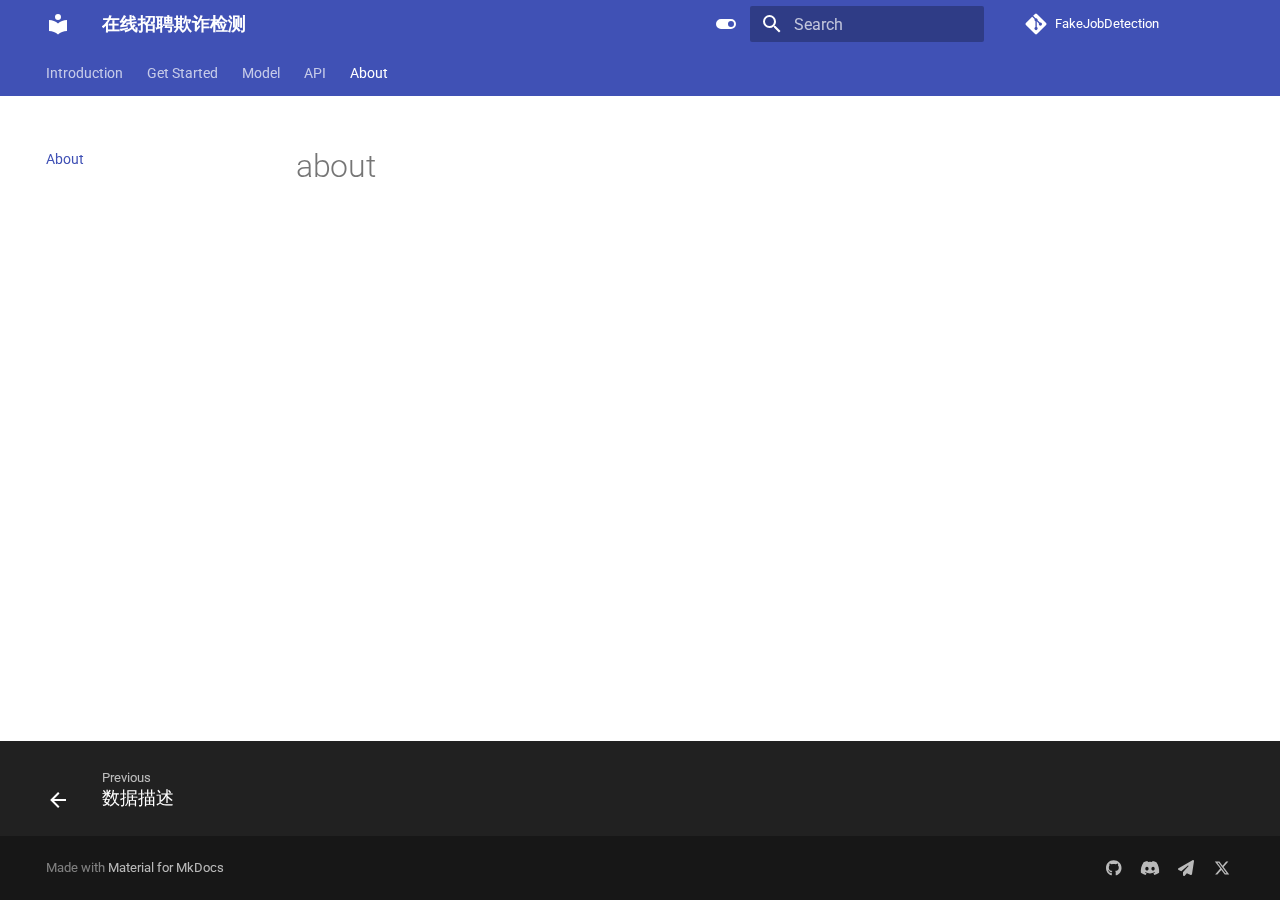
<file: about/index.html>
<!doctype html>
<html lang="en" class="no-js">
  <head>
    
      <meta charset="utf-8">
      <meta name="viewport" content="width=device-width,initial-scale=1">
      
        <meta name="description" content="基于模型融合的在线招聘欺诈检测">
      
      
        <meta name="author" content="周伟诺">
      
      
      
        <link rel="prev" href="../data/info/">
      
      
      
      <link rel="icon" href="../assets/images/favicon.png">
      <meta name="generator" content="mkdocs-1.6.1, mkdocs-material-9.6.9">
    
    
      
        <title>About - 在线招聘欺诈检测</title>
      
    
    
      <link rel="stylesheet" href="../assets/stylesheets/main.4af4bdda.min.css">
      
        
        <link rel="stylesheet" href="../assets/stylesheets/palette.06af60db.min.css">
      
      


    
    
      
    
    
      
        
        
        <link rel="preconnect" href="https://fonts.gstatic.com" crossorigin>
        <link rel="stylesheet" href="https://fonts.googleapis.com/css?family=Roboto:300,300i,400,400i,700,700i%7CRoboto+Mono:400,400i,700,700i&display=fallback">
        <style>:root{--md-text-font:"Roboto";--md-code-font:"Roboto Mono"}</style>
      
    
    
    <script>__md_scope=new URL("..",location),__md_hash=e=>[...e].reduce(((e,_)=>(e<<5)-e+_.charCodeAt(0)),0),__md_get=(e,_=localStorage,t=__md_scope)=>JSON.parse(_.getItem(t.pathname+"."+e)),__md_set=(e,_,t=localStorage,a=__md_scope)=>{try{t.setItem(a.pathname+"."+e,JSON.stringify(_))}catch(e){}}</script>
    
      

    
    
    
  </head>
  
  
    
    
      
    
    
    
    
    <body dir="ltr" data-md-color-scheme="default" data-md-color-primary="indigo" data-md-color-accent="indigo">
  
    
    <input class="md-toggle" data-md-toggle="drawer" type="checkbox" id="__drawer" autocomplete="off">
    <input class="md-toggle" data-md-toggle="search" type="checkbox" id="__search" autocomplete="off">
    <label class="md-overlay" for="__drawer"></label>
    <div data-md-component="skip">
      
        
        <a href="#about" class="md-skip">
          Skip to content
        </a>
      
    </div>
    <div data-md-component="announce">
      
    </div>
    
      <div data-md-color-scheme="default" data-md-component="outdated" hidden>
        
      </div>
    
    
      

<header class="md-header" data-md-component="header">
  <nav class="md-header__inner md-grid" aria-label="Header">
    <a href=".." title="在线招聘欺诈检测" class="md-header__button md-logo" aria-label="在线招聘欺诈检测" data-md-component="logo">
      
  
  <svg xmlns="http://www.w3.org/2000/svg" viewBox="0 0 24 24"><path d="M12 8a3 3 0 0 0 3-3 3 3 0 0 0-3-3 3 3 0 0 0-3 3 3 3 0 0 0 3 3m0 3.54C9.64 9.35 6.5 8 3 8v11c3.5 0 6.64 1.35 9 3.54 2.36-2.19 5.5-3.54 9-3.54V8c-3.5 0-6.64 1.35-9 3.54"/></svg>

    </a>
    <label class="md-header__button md-icon" for="__drawer">
      
      <svg xmlns="http://www.w3.org/2000/svg" viewBox="0 0 24 24"><path d="M3 6h18v2H3zm0 5h18v2H3zm0 5h18v2H3z"/></svg>
    </label>
    <div class="md-header__title" data-md-component="header-title">
      <div class="md-header__ellipsis">
        <div class="md-header__topic">
          <span class="md-ellipsis">
            在线招聘欺诈检测
          </span>
        </div>
        <div class="md-header__topic" data-md-component="header-topic">
          <span class="md-ellipsis">
            
              About
            
          </span>
        </div>
      </div>
    </div>
    
      
        <form class="md-header__option" data-md-component="palette">
  
    
    
    
    <input class="md-option" data-md-color-media="" data-md-color-scheme="default" data-md-color-primary="indigo" data-md-color-accent="indigo"  aria-label="Switch to light mode"  type="radio" name="__palette" id="__palette_0">
    
      <label class="md-header__button md-icon" title="Switch to light mode" for="__palette_1" hidden>
        <svg xmlns="http://www.w3.org/2000/svg" viewBox="0 0 24 24"><path d="M17 7H7a5 5 0 0 0-5 5 5 5 0 0 0 5 5h10a5 5 0 0 0 5-5 5 5 0 0 0-5-5m0 8a3 3 0 0 1-3-3 3 3 0 0 1 3-3 3 3 0 0 1 3 3 3 3 0 0 1-3 3"/></svg>
      </label>
    
  
    
    
    
    <input class="md-option" data-md-color-media="" data-md-color-scheme="slate" data-md-color-primary="blue" data-md-color-accent="blue"  aria-label="Switch to dark mode"  type="radio" name="__palette" id="__palette_1">
    
      <label class="md-header__button md-icon" title="Switch to dark mode" for="__palette_0" hidden>
        <svg xmlns="http://www.w3.org/2000/svg" viewBox="0 0 24 24"><path d="M17 6H7c-3.31 0-6 2.69-6 6s2.69 6 6 6h10c3.31 0 6-2.69 6-6s-2.69-6-6-6m0 10H7c-2.21 0-4-1.79-4-4s1.79-4 4-4h10c2.21 0 4 1.79 4 4s-1.79 4-4 4M7 9c-1.66 0-3 1.34-3 3s1.34 3 3 3 3-1.34 3-3-1.34-3-3-3"/></svg>
      </label>
    
  
</form>
      
    
    
      <script>var palette=__md_get("__palette");if(palette&&palette.color){if("(prefers-color-scheme)"===palette.color.media){var media=matchMedia("(prefers-color-scheme: light)"),input=document.querySelector(media.matches?"[data-md-color-media='(prefers-color-scheme: light)']":"[data-md-color-media='(prefers-color-scheme: dark)']");palette.color.media=input.getAttribute("data-md-color-media"),palette.color.scheme=input.getAttribute("data-md-color-scheme"),palette.color.primary=input.getAttribute("data-md-color-primary"),palette.color.accent=input.getAttribute("data-md-color-accent")}for(var[key,value]of Object.entries(palette.color))document.body.setAttribute("data-md-color-"+key,value)}</script>
    
    
    
      <label class="md-header__button md-icon" for="__search">
        
        <svg xmlns="http://www.w3.org/2000/svg" viewBox="0 0 24 24"><path d="M9.5 3A6.5 6.5 0 0 1 16 9.5c0 1.61-.59 3.09-1.56 4.23l.27.27h.79l5 5-1.5 1.5-5-5v-.79l-.27-.27A6.52 6.52 0 0 1 9.5 16 6.5 6.5 0 0 1 3 9.5 6.5 6.5 0 0 1 9.5 3m0 2C7 5 5 7 5 9.5S7 14 9.5 14 14 12 14 9.5 12 5 9.5 5"/></svg>
      </label>
      <div class="md-search" data-md-component="search" role="dialog">
  <label class="md-search__overlay" for="__search"></label>
  <div class="md-search__inner" role="search">
    <form class="md-search__form" name="search">
      <input type="text" class="md-search__input" name="query" aria-label="Search" placeholder="Search" autocapitalize="off" autocorrect="off" autocomplete="off" spellcheck="false" data-md-component="search-query" required>
      <label class="md-search__icon md-icon" for="__search">
        
        <svg xmlns="http://www.w3.org/2000/svg" viewBox="0 0 24 24"><path d="M9.5 3A6.5 6.5 0 0 1 16 9.5c0 1.61-.59 3.09-1.56 4.23l.27.27h.79l5 5-1.5 1.5-5-5v-.79l-.27-.27A6.52 6.52 0 0 1 9.5 16 6.5 6.5 0 0 1 3 9.5 6.5 6.5 0 0 1 9.5 3m0 2C7 5 5 7 5 9.5S7 14 9.5 14 14 12 14 9.5 12 5 9.5 5"/></svg>
        
        <svg xmlns="http://www.w3.org/2000/svg" viewBox="0 0 24 24"><path d="M20 11v2H8l5.5 5.5-1.42 1.42L4.16 12l7.92-7.92L13.5 5.5 8 11z"/></svg>
      </label>
      <nav class="md-search__options" aria-label="Search">
        
        <button type="reset" class="md-search__icon md-icon" title="Clear" aria-label="Clear" tabindex="-1">
          
          <svg xmlns="http://www.w3.org/2000/svg" viewBox="0 0 24 24"><path d="M19 6.41 17.59 5 12 10.59 6.41 5 5 6.41 10.59 12 5 17.59 6.41 19 12 13.41 17.59 19 19 17.59 13.41 12z"/></svg>
        </button>
      </nav>
      
    </form>
    <div class="md-search__output">
      <div class="md-search__scrollwrap" tabindex="0" data-md-scrollfix>
        <div class="md-search-result" data-md-component="search-result">
          <div class="md-search-result__meta">
            Initializing search
          </div>
          <ol class="md-search-result__list" role="presentation"></ol>
        </div>
      </div>
    </div>
  </div>
</div>
    
    
      <div class="md-header__source">
        <a href="https://github.com/ZenCoder-art/ofd" title="Go to repository" class="md-source" data-md-component="source">
  <div class="md-source__icon md-icon">
    
    <svg xmlns="http://www.w3.org/2000/svg" viewBox="0 0 448 512"><!--! Font Awesome Free 6.7.2 by @fontawesome - https://fontawesome.com License - https://fontawesome.com/license/free (Icons: CC BY 4.0, Fonts: SIL OFL 1.1, Code: MIT License) Copyright 2024 Fonticons, Inc.--><path d="M439.55 236.05 244 40.45a28.87 28.87 0 0 0-40.81 0l-40.66 40.63 51.52 51.52c27.06-9.14 52.68 16.77 43.39 43.68l49.66 49.66c34.23-11.8 61.18 31 35.47 56.69-26.49 26.49-70.21-2.87-56-37.34L240.22 199v121.85c25.3 12.54 22.26 41.85 9.08 55a34.34 34.34 0 0 1-48.55 0c-17.57-17.6-11.07-46.91 11.25-56v-123c-20.8-8.51-24.6-30.74-18.64-45L142.57 101 8.45 235.14a28.86 28.86 0 0 0 0 40.81l195.61 195.6a28.86 28.86 0 0 0 40.8 0l194.69-194.69a28.86 28.86 0 0 0 0-40.81"/></svg>
  </div>
  <div class="md-source__repository">
    FakeJobDetection
  </div>
</a>
      </div>
    
  </nav>
  
</header>
    
    <div class="md-container" data-md-component="container">
      
      
        
          
            
<nav class="md-tabs" aria-label="Tabs" data-md-component="tabs">
  <div class="md-grid">
    <ul class="md-tabs__list">
      
        
  
  
  
    <li class="md-tabs__item">
      <a href=".." class="md-tabs__link">
        
  
    
  
  Introduction

      </a>
    </li>
  

      
        
  
  
  
    
    
      <li class="md-tabs__item">
        <a href="../Home/quick/" class="md-tabs__link">
          
  
  Get Started

        </a>
      </li>
    
  

      
        
  
  
  
    
    
      <li class="md-tabs__item">
        <a href="../data/info/" class="md-tabs__link">
          
  
  Model

        </a>
      </li>
    
  

      
        
  
  
  
    <li class="md-tabs__item">
      <a href="../api.md" class="md-tabs__link">
        
  
    
  
  API

      </a>
    </li>
  

      
        
  
  
    
  
  
    <li class="md-tabs__item md-tabs__item--active">
      <a href="./" class="md-tabs__link">
        
  
    
  
  About

      </a>
    </li>
  

      
    </ul>
  </div>
</nav>
          
        
      
      <main class="md-main" data-md-component="main">
        <div class="md-main__inner md-grid">
          
            
              
              <div class="md-sidebar md-sidebar--primary" data-md-component="sidebar" data-md-type="navigation" >
                <div class="md-sidebar__scrollwrap">
                  <div class="md-sidebar__inner">
                    


  


<nav class="md-nav md-nav--primary md-nav--lifted" aria-label="Navigation" data-md-level="0">
  <label class="md-nav__title" for="__drawer">
    <a href=".." title="在线招聘欺诈检测" class="md-nav__button md-logo" aria-label="在线招聘欺诈检测" data-md-component="logo">
      
  
  <svg xmlns="http://www.w3.org/2000/svg" viewBox="0 0 24 24"><path d="M12 8a3 3 0 0 0 3-3 3 3 0 0 0-3-3 3 3 0 0 0-3 3 3 3 0 0 0 3 3m0 3.54C9.64 9.35 6.5 8 3 8v11c3.5 0 6.64 1.35 9 3.54 2.36-2.19 5.5-3.54 9-3.54V8c-3.5 0-6.64 1.35-9 3.54"/></svg>

    </a>
    在线招聘欺诈检测
  </label>
  
    <div class="md-nav__source">
      <a href="https://github.com/ZenCoder-art/ofd" title="Go to repository" class="md-source" data-md-component="source">
  <div class="md-source__icon md-icon">
    
    <svg xmlns="http://www.w3.org/2000/svg" viewBox="0 0 448 512"><!--! Font Awesome Free 6.7.2 by @fontawesome - https://fontawesome.com License - https://fontawesome.com/license/free (Icons: CC BY 4.0, Fonts: SIL OFL 1.1, Code: MIT License) Copyright 2024 Fonticons, Inc.--><path d="M439.55 236.05 244 40.45a28.87 28.87 0 0 0-40.81 0l-40.66 40.63 51.52 51.52c27.06-9.14 52.68 16.77 43.39 43.68l49.66 49.66c34.23-11.8 61.18 31 35.47 56.69-26.49 26.49-70.21-2.87-56-37.34L240.22 199v121.85c25.3 12.54 22.26 41.85 9.08 55a34.34 34.34 0 0 1-48.55 0c-17.57-17.6-11.07-46.91 11.25-56v-123c-20.8-8.51-24.6-30.74-18.64-45L142.57 101 8.45 235.14a28.86 28.86 0 0 0 0 40.81l195.61 195.6a28.86 28.86 0 0 0 40.8 0l194.69-194.69a28.86 28.86 0 0 0 0-40.81"/></svg>
  </div>
  <div class="md-source__repository">
    FakeJobDetection
  </div>
</a>
    </div>
  
  <ul class="md-nav__list" data-md-scrollfix>
    
      
      
  
  
  
  
    <li class="md-nav__item">
      <a href=".." class="md-nav__link">
        
  
  <span class="md-ellipsis">
    Introduction
    
  </span>
  

      </a>
    </li>
  

    
      
      
  
  
  
  
    
    
    
      
      
        
      
    
    
    <li class="md-nav__item md-nav__item--nested">
      
        
        
        <input class="md-nav__toggle md-toggle " type="checkbox" id="__nav_2" >
        
          
          <label class="md-nav__link" for="__nav_2" id="__nav_2_label" tabindex="0">
            
  
  <span class="md-ellipsis">
    Get Started
    
  </span>
  

            <span class="md-nav__icon md-icon"></span>
          </label>
        
        <nav class="md-nav" data-md-level="1" aria-labelledby="__nav_2_label" aria-expanded="false">
          <label class="md-nav__title" for="__nav_2">
            <span class="md-nav__icon md-icon"></span>
            Get Started
          </label>
          <ul class="md-nav__list" data-md-scrollfix>
            
              
                
  
  
  
  
    <li class="md-nav__item">
      <a href="../Home/quick/" class="md-nav__link">
        
  
  <span class="md-ellipsis">
    快速开始
    
  </span>
  

      </a>
    </li>
  

              
            
              
                
  
  
  
  
    <li class="md-nav__item">
      <a href="../Home/install/" class="md-nav__link">
        
  
  <span class="md-ellipsis">
    环境配置
    
  </span>
  

      </a>
    </li>
  

              
            
          </ul>
        </nav>
      
    </li>
  

    
      
      
  
  
  
  
    
    
    
      
      
        
      
    
    
    <li class="md-nav__item md-nav__item--nested">
      
        
        
        <input class="md-nav__toggle md-toggle " type="checkbox" id="__nav_3" >
        
          
          <label class="md-nav__link" for="__nav_3" id="__nav_3_label" tabindex="0">
            
  
  <span class="md-ellipsis">
    Model
    
  </span>
  

            <span class="md-nav__icon md-icon"></span>
          </label>
        
        <nav class="md-nav" data-md-level="1" aria-labelledby="__nav_3_label" aria-expanded="false">
          <label class="md-nav__title" for="__nav_3">
            <span class="md-nav__icon md-icon"></span>
            Model
          </label>
          <ul class="md-nav__list" data-md-scrollfix>
            
              
                
  
  
  
  
    <li class="md-nav__item">
      <a href="../data/info/" class="md-nav__link">
        
  
  <span class="md-ellipsis">
    数据描述
    
  </span>
  

      </a>
    </li>
  

              
            
              
                
  
  
  
  
    <li class="md-nav__item">
      <a href="../data/process.md" class="md-nav__link">
        
  
  <span class="md-ellipsis">
    数据预处理与特征工程
    
  </span>
  

      </a>
    </li>
  

              
            
              
                
  
  
  
  
    <li class="md-nav__item">
      <a href="../model/train.md" class="md-nav__link">
        
  
  <span class="md-ellipsis">
    训练模型
    
  </span>
  

      </a>
    </li>
  

              
            
              
                
  
  
  
  
    <li class="md-nav__item">
      <a href="../model/evaluate.md" class="md-nav__link">
        
  
  <span class="md-ellipsis">
    模型评估
    
  </span>
  

      </a>
    </li>
  

              
            
          </ul>
        </nav>
      
    </li>
  

    
      
      
  
  
  
  
    <li class="md-nav__item">
      <a href="../api.md" class="md-nav__link">
        
  
  <span class="md-ellipsis">
    API
    
  </span>
  

      </a>
    </li>
  

    
      
      
  
  
    
  
  
  
    <li class="md-nav__item md-nav__item--active">
      
      <input class="md-nav__toggle md-toggle" type="checkbox" id="__toc">
      
      
        
      
      
      <a href="./" class="md-nav__link md-nav__link--active">
        
  
  <span class="md-ellipsis">
    About
    
  </span>
  

      </a>
      
    </li>
  

    
  </ul>
</nav>
                  </div>
                </div>
              </div>
            
            
              
              <div class="md-sidebar md-sidebar--secondary" data-md-component="sidebar" data-md-type="toc" >
                <div class="md-sidebar__scrollwrap">
                  <div class="md-sidebar__inner">
                    

<nav class="md-nav md-nav--secondary" aria-label="Table of contents">
  
  
  
    
  
  
</nav>
                  </div>
                </div>
              </div>
            
          
          
            <div class="md-content" data-md-component="content">
              <article class="md-content__inner md-typeset">
                
                  


  
  


<h1 id="about">about<a class="headerlink" href="#about" title="Permanent link">&para;</a></h1>












                
              </article>
            </div>
          
          
<script>var target=document.getElementById(location.hash.slice(1));target&&target.name&&(target.checked=target.name.startsWith("__tabbed_"))</script>
        </div>
        
      </main>
      
        <footer class="md-footer">
  
    
      
      <nav class="md-footer__inner md-grid" aria-label="Footer" >
        
          
          <a href="../data/info/" class="md-footer__link md-footer__link--prev" aria-label="Previous: 数据描述">
            <div class="md-footer__button md-icon">
              
              <svg xmlns="http://www.w3.org/2000/svg" viewBox="0 0 24 24"><path d="M20 11v2H8l5.5 5.5-1.42 1.42L4.16 12l7.92-7.92L13.5 5.5 8 11z"/></svg>
            </div>
            <div class="md-footer__title">
              <span class="md-footer__direction">
                Previous
              </span>
              <div class="md-ellipsis">
                数据描述
              </div>
            </div>
          </a>
        
        
      </nav>
    
  
  <div class="md-footer-meta md-typeset">
    <div class="md-footer-meta__inner md-grid">
      <div class="md-copyright">
  
  
    Made with
    <a href="https://squidfunk.github.io/mkdocs-material/" target="_blank" rel="noopener">
      Material for MkDocs
    </a>
  
</div>
      
        <div class="md-social">
  
    
    
    
    
      
      
    
    <a href="https://github.com/ZenCoder-art/ofd" target="_blank" rel="noopener" title="github.com" class="md-social__link">
      <svg xmlns="http://www.w3.org/2000/svg" viewBox="0 0 496 512"><!--! Font Awesome Free 6.7.2 by @fontawesome - https://fontawesome.com License - https://fontawesome.com/license/free (Icons: CC BY 4.0, Fonts: SIL OFL 1.1, Code: MIT License) Copyright 2024 Fonticons, Inc.--><path d="M165.9 397.4c0 2-2.3 3.6-5.2 3.6-3.3.3-5.6-1.3-5.6-3.6 0-2 2.3-3.6 5.2-3.6 3-.3 5.6 1.3 5.6 3.6m-31.1-4.5c-.7 2 1.3 4.3 4.3 4.9 2.6 1 5.6 0 6.2-2s-1.3-4.3-4.3-5.2c-2.6-.7-5.5.3-6.2 2.3m44.2-1.7c-2.9.7-4.9 2.6-4.6 4.9.3 2 2.9 3.3 5.9 2.6 2.9-.7 4.9-2.6 4.6-4.6-.3-1.9-3-3.2-5.9-2.9M244.8 8C106.1 8 0 113.3 0 252c0 110.9 69.8 205.8 169.5 239.2 12.8 2.3 17.3-5.6 17.3-12.1 0-6.2-.3-40.4-.3-61.4 0 0-70 15-84.7-29.8 0 0-11.4-29.1-27.8-36.6 0 0-22.9-15.7 1.6-15.4 0 0 24.9 2 38.6 25.8 21.9 38.6 58.6 27.5 72.9 20.9 2.3-16 8.8-27.1 16-33.7-55.9-6.2-112.3-14.3-112.3-110.5 0-27.5 7.6-41.3 23.6-58.9-2.6-6.5-11.1-33.3 2.6-67.9 20.9-6.5 69 27 69 27 20-5.6 41.5-8.5 62.8-8.5s42.8 2.9 62.8 8.5c0 0 48.1-33.6 69-27 13.7 34.7 5.2 61.4 2.6 67.9 16 17.7 25.8 31.5 25.8 58.9 0 96.5-58.9 104.2-114.8 110.5 9.2 7.9 17 22.9 17 46.4 0 33.7-.3 75.4-.3 83.6 0 6.5 4.6 14.4 17.3 12.1C428.2 457.8 496 362.9 496 252 496 113.3 383.5 8 244.8 8M97.2 352.9c-1.3 1-1 3.3.7 5.2 1.6 1.6 3.9 2.3 5.2 1 1.3-1 1-3.3-.7-5.2-1.6-1.6-3.9-2.3-5.2-1m-10.8-8.1c-.7 1.3.3 2.9 2.3 3.9 1.6 1 3.6.7 4.3-.7.7-1.3-.3-2.9-2.3-3.9-2-.6-3.6-.3-4.3.7m32.4 35.6c-1.6 1.3-1 4.3 1.3 6.2 2.3 2.3 5.2 2.6 6.5 1 1.3-1.3.7-4.3-1.3-6.2-2.2-2.3-5.2-2.6-6.5-1m-11.4-14.7c-1.6 1-1.6 3.6 0 5.9s4.3 3.3 5.6 2.3c1.6-1.3 1.6-3.9 0-6.2-1.4-2.3-4-3.3-5.6-2"/></svg>
    </a>
  
    
    
    
    
      
      
    
    <a href="https://discord.com/invite/astral-sh" target="_blank" rel="noopener" title="discord.com" class="md-social__link">
      <svg xmlns="http://www.w3.org/2000/svg" viewBox="0 0 640 512"><!--! Font Awesome Free 6.7.2 by @fontawesome - https://fontawesome.com License - https://fontawesome.com/license/free (Icons: CC BY 4.0, Fonts: SIL OFL 1.1, Code: MIT License) Copyright 2024 Fonticons, Inc.--><path d="M524.531 69.836a1.5 1.5 0 0 0-.764-.7A485 485 0 0 0 404.081 32.03a1.82 1.82 0 0 0-1.923.91 338 338 0 0 0-14.9 30.6 447.9 447.9 0 0 0-134.426 0 310 310 0 0 0-15.135-30.6 1.89 1.89 0 0 0-1.924-.91 483.7 483.7 0 0 0-119.688 37.107 1.7 1.7 0 0 0-.788.676C39.068 183.651 18.186 294.69 28.43 404.354a2.02 2.02 0 0 0 .765 1.375 487.7 487.7 0 0 0 146.825 74.189 1.9 1.9 0 0 0 2.063-.676A348 348 0 0 0 208.12 430.4a1.86 1.86 0 0 0-1.019-2.588 321 321 0 0 1-45.868-21.853 1.885 1.885 0 0 1-.185-3.126 251 251 0 0 0 9.109-7.137 1.82 1.82 0 0 1 1.9-.256c96.229 43.917 200.41 43.917 295.5 0a1.81 1.81 0 0 1 1.924.233 235 235 0 0 0 9.132 7.16 1.884 1.884 0 0 1-.162 3.126 301.4 301.4 0 0 1-45.89 21.83 1.875 1.875 0 0 0-1 2.611 391 391 0 0 0 30.014 48.815 1.86 1.86 0 0 0 2.063.7A486 486 0 0 0 610.7 405.729a1.88 1.88 0 0 0 .765-1.352c12.264-126.783-20.532-236.912-86.934-334.541M222.491 337.58c-28.972 0-52.844-26.587-52.844-59.239s23.409-59.241 52.844-59.241c29.665 0 53.306 26.82 52.843 59.239 0 32.654-23.41 59.241-52.843 59.241m195.38 0c-28.971 0-52.843-26.587-52.843-59.239s23.409-59.241 52.843-59.241c29.667 0 53.307 26.82 52.844 59.239 0 32.654-23.177 59.241-52.844 59.241"/></svg>
    </a>
  
    
    
    
    
    <a href="mailto:weinuozhou@outlook.com" target="_blank" rel="noopener" title="" class="md-social__link">
      <svg xmlns="http://www.w3.org/2000/svg" viewBox="0 0 512 512"><!--! Font Awesome Free 6.7.2 by @fontawesome - https://fontawesome.com License - https://fontawesome.com/license/free (Icons: CC BY 4.0, Fonts: SIL OFL 1.1, Code: MIT License) Copyright 2024 Fonticons, Inc.--><path d="M498.1 5.6c10.1 7 15.4 19.1 13.5 31.2l-64 416c-1.5 9.7-7.4 18.2-16 23s-18.9 5.4-28 1.6L284 427.7l-68.5 74.1c-8.9 9.7-22.9 12.9-35.2 8.1S160 493.2 160 480v-83.6c0-4 1.5-7.8 4.2-10.8l167.6-182.8c5.8-6.3 5.6-16-.4-22s-15.7-6.4-22-.7L106 360.8l-88.3-44.2C7.1 311.3.3 300.7 0 288.9s5.9-22.8 16.1-28.7l448-256c10.7-6.1 23.9-5.5 34 1.4"/></svg>
    </a>
  
    
    
    
    
      
      
    
    <a href="https://x.com/astral_sh" target="_blank" rel="noopener" title="x.com" class="md-social__link">
      <svg xmlns="http://www.w3.org/2000/svg" viewBox="0 0 512 512"><!--! Font Awesome Free 6.7.2 by @fontawesome - https://fontawesome.com License - https://fontawesome.com/license/free (Icons: CC BY 4.0, Fonts: SIL OFL 1.1, Code: MIT License) Copyright 2024 Fonticons, Inc.--><path d="M389.2 48h70.6L305.6 224.2 487 464H345L233.7 318.6 106.5 464H35.8l164.9-188.5L26.8 48h145.6l100.5 132.9zm-24.8 373.8h39.1L151.1 88h-42z"/></svg>
    </a>
  
</div>
      
    </div>
  </div>
</footer>
      
    </div>
    <div class="md-dialog" data-md-component="dialog">
      <div class="md-dialog__inner md-typeset"></div>
    </div>
    
    
    <script id="__config" type="application/json">{"base": "..", "features": ["navigation.tabs", "navigation.footer", "navigation.sections", "content.code.copy"], "search": "../assets/javascripts/workers/search.f8cc74c7.min.js", "translations": {"clipboard.copied": "Copied to clipboard", "clipboard.copy": "Copy to clipboard", "search.result.more.one": "1 more on this page", "search.result.more.other": "# more on this page", "search.result.none": "No matching documents", "search.result.one": "1 matching document", "search.result.other": "# matching documents", "search.result.placeholder": "Type to start searching", "search.result.term.missing": "Missing", "select.version": "Select version"}, "version": 1.0}</script>
    
    
      <script src="../assets/javascripts/bundle.c8b220af.min.js"></script>
      
    
  </body>
</html>
</file>
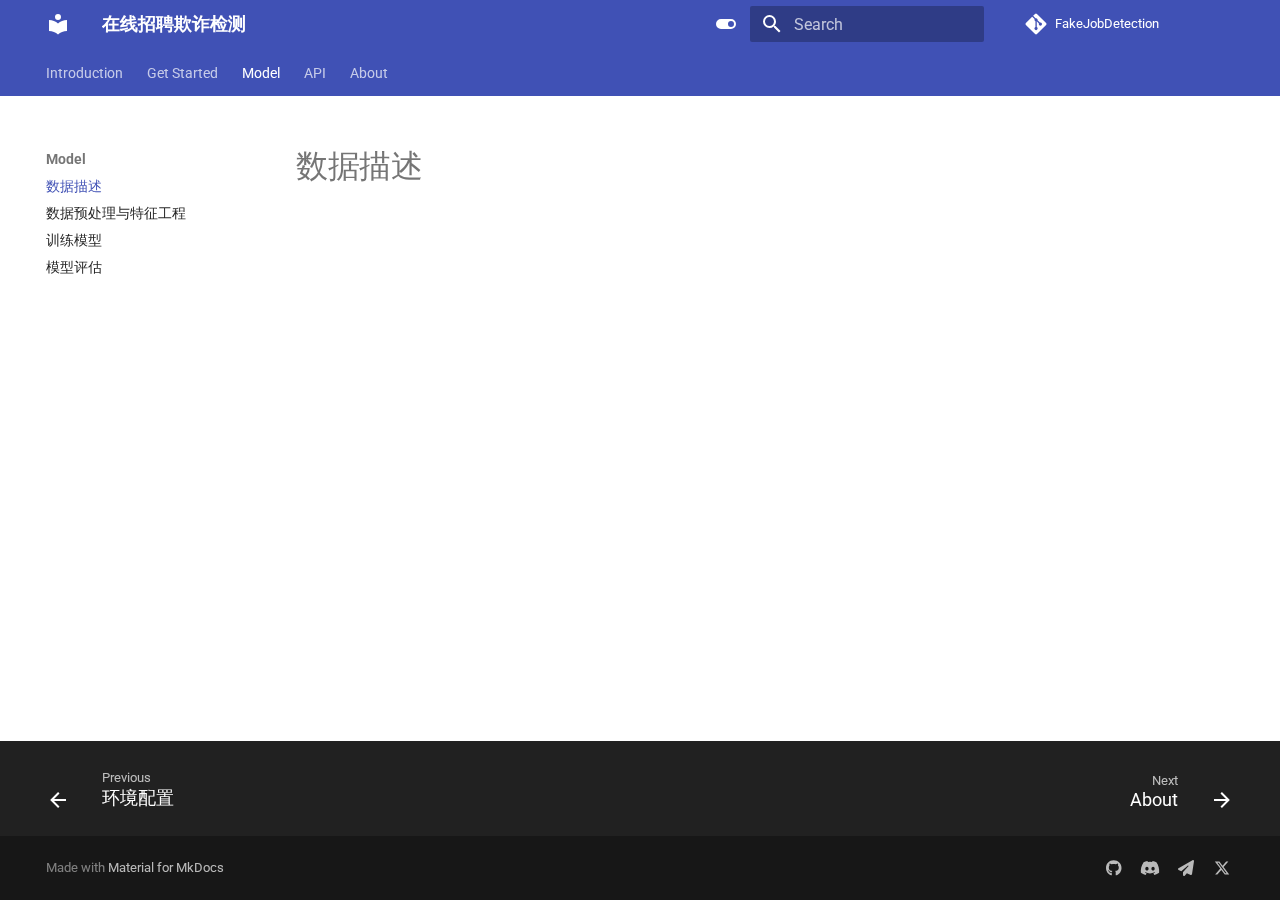
<file: data/info/index.html>
<!doctype html>
<html lang="en" class="no-js">
  <head>
    
      <meta charset="utf-8">
      <meta name="viewport" content="width=device-width,initial-scale=1">
      
        <meta name="description" content="基于模型融合的在线招聘欺诈检测">
      
      
        <meta name="author" content="周伟诺">
      
      
      
        <link rel="prev" href="../../Home/install/">
      
      
        <link rel="next" href="../../about/">
      
      
      <link rel="icon" href="../../assets/images/favicon.png">
      <meta name="generator" content="mkdocs-1.6.1, mkdocs-material-9.6.9">
    
    
      
        <title>数据描述 - 在线招聘欺诈检测</title>
      
    
    
      <link rel="stylesheet" href="../../assets/stylesheets/main.4af4bdda.min.css">
      
        
        <link rel="stylesheet" href="../../assets/stylesheets/palette.06af60db.min.css">
      
      


    
    
      
    
    
      
        
        
        <link rel="preconnect" href="https://fonts.gstatic.com" crossorigin>
        <link rel="stylesheet" href="https://fonts.googleapis.com/css?family=Roboto:300,300i,400,400i,700,700i%7CRoboto+Mono:400,400i,700,700i&display=fallback">
        <style>:root{--md-text-font:"Roboto";--md-code-font:"Roboto Mono"}</style>
      
    
    
    <script>__md_scope=new URL("../..",location),__md_hash=e=>[...e].reduce(((e,_)=>(e<<5)-e+_.charCodeAt(0)),0),__md_get=(e,_=localStorage,t=__md_scope)=>JSON.parse(_.getItem(t.pathname+"."+e)),__md_set=(e,_,t=localStorage,a=__md_scope)=>{try{t.setItem(a.pathname+"."+e,JSON.stringify(_))}catch(e){}}</script>
    
      

    
    
    
  </head>
  
  
    
    
      
    
    
    
    
    <body dir="ltr" data-md-color-scheme="default" data-md-color-primary="indigo" data-md-color-accent="indigo">
  
    
    <input class="md-toggle" data-md-toggle="drawer" type="checkbox" id="__drawer" autocomplete="off">
    <input class="md-toggle" data-md-toggle="search" type="checkbox" id="__search" autocomplete="off">
    <label class="md-overlay" for="__drawer"></label>
    <div data-md-component="skip">
      
        
        <a href="#_1" class="md-skip">
          Skip to content
        </a>
      
    </div>
    <div data-md-component="announce">
      
    </div>
    
      <div data-md-color-scheme="default" data-md-component="outdated" hidden>
        
      </div>
    
    
      

<header class="md-header" data-md-component="header">
  <nav class="md-header__inner md-grid" aria-label="Header">
    <a href="../.." title="在线招聘欺诈检测" class="md-header__button md-logo" aria-label="在线招聘欺诈检测" data-md-component="logo">
      
  
  <svg xmlns="http://www.w3.org/2000/svg" viewBox="0 0 24 24"><path d="M12 8a3 3 0 0 0 3-3 3 3 0 0 0-3-3 3 3 0 0 0-3 3 3 3 0 0 0 3 3m0 3.54C9.64 9.35 6.5 8 3 8v11c3.5 0 6.64 1.35 9 3.54 2.36-2.19 5.5-3.54 9-3.54V8c-3.5 0-6.64 1.35-9 3.54"/></svg>

    </a>
    <label class="md-header__button md-icon" for="__drawer">
      
      <svg xmlns="http://www.w3.org/2000/svg" viewBox="0 0 24 24"><path d="M3 6h18v2H3zm0 5h18v2H3zm0 5h18v2H3z"/></svg>
    </label>
    <div class="md-header__title" data-md-component="header-title">
      <div class="md-header__ellipsis">
        <div class="md-header__topic">
          <span class="md-ellipsis">
            在线招聘欺诈检测
          </span>
        </div>
        <div class="md-header__topic" data-md-component="header-topic">
          <span class="md-ellipsis">
            
              数据描述
            
          </span>
        </div>
      </div>
    </div>
    
      
        <form class="md-header__option" data-md-component="palette">
  
    
    
    
    <input class="md-option" data-md-color-media="" data-md-color-scheme="default" data-md-color-primary="indigo" data-md-color-accent="indigo"  aria-label="Switch to light mode"  type="radio" name="__palette" id="__palette_0">
    
      <label class="md-header__button md-icon" title="Switch to light mode" for="__palette_1" hidden>
        <svg xmlns="http://www.w3.org/2000/svg" viewBox="0 0 24 24"><path d="M17 7H7a5 5 0 0 0-5 5 5 5 0 0 0 5 5h10a5 5 0 0 0 5-5 5 5 0 0 0-5-5m0 8a3 3 0 0 1-3-3 3 3 0 0 1 3-3 3 3 0 0 1 3 3 3 3 0 0 1-3 3"/></svg>
      </label>
    
  
    
    
    
    <input class="md-option" data-md-color-media="" data-md-color-scheme="slate" data-md-color-primary="blue" data-md-color-accent="blue"  aria-label="Switch to dark mode"  type="radio" name="__palette" id="__palette_1">
    
      <label class="md-header__button md-icon" title="Switch to dark mode" for="__palette_0" hidden>
        <svg xmlns="http://www.w3.org/2000/svg" viewBox="0 0 24 24"><path d="M17 6H7c-3.31 0-6 2.69-6 6s2.69 6 6 6h10c3.31 0 6-2.69 6-6s-2.69-6-6-6m0 10H7c-2.21 0-4-1.79-4-4s1.79-4 4-4h10c2.21 0 4 1.79 4 4s-1.79 4-4 4M7 9c-1.66 0-3 1.34-3 3s1.34 3 3 3 3-1.34 3-3-1.34-3-3-3"/></svg>
      </label>
    
  
</form>
      
    
    
      <script>var palette=__md_get("__palette");if(palette&&palette.color){if("(prefers-color-scheme)"===palette.color.media){var media=matchMedia("(prefers-color-scheme: light)"),input=document.querySelector(media.matches?"[data-md-color-media='(prefers-color-scheme: light)']":"[data-md-color-media='(prefers-color-scheme: dark)']");palette.color.media=input.getAttribute("data-md-color-media"),palette.color.scheme=input.getAttribute("data-md-color-scheme"),palette.color.primary=input.getAttribute("data-md-color-primary"),palette.color.accent=input.getAttribute("data-md-color-accent")}for(var[key,value]of Object.entries(palette.color))document.body.setAttribute("data-md-color-"+key,value)}</script>
    
    
    
      <label class="md-header__button md-icon" for="__search">
        
        <svg xmlns="http://www.w3.org/2000/svg" viewBox="0 0 24 24"><path d="M9.5 3A6.5 6.5 0 0 1 16 9.5c0 1.61-.59 3.09-1.56 4.23l.27.27h.79l5 5-1.5 1.5-5-5v-.79l-.27-.27A6.52 6.52 0 0 1 9.5 16 6.5 6.5 0 0 1 3 9.5 6.5 6.5 0 0 1 9.5 3m0 2C7 5 5 7 5 9.5S7 14 9.5 14 14 12 14 9.5 12 5 9.5 5"/></svg>
      </label>
      <div class="md-search" data-md-component="search" role="dialog">
  <label class="md-search__overlay" for="__search"></label>
  <div class="md-search__inner" role="search">
    <form class="md-search__form" name="search">
      <input type="text" class="md-search__input" name="query" aria-label="Search" placeholder="Search" autocapitalize="off" autocorrect="off" autocomplete="off" spellcheck="false" data-md-component="search-query" required>
      <label class="md-search__icon md-icon" for="__search">
        
        <svg xmlns="http://www.w3.org/2000/svg" viewBox="0 0 24 24"><path d="M9.5 3A6.5 6.5 0 0 1 16 9.5c0 1.61-.59 3.09-1.56 4.23l.27.27h.79l5 5-1.5 1.5-5-5v-.79l-.27-.27A6.52 6.52 0 0 1 9.5 16 6.5 6.5 0 0 1 3 9.5 6.5 6.5 0 0 1 9.5 3m0 2C7 5 5 7 5 9.5S7 14 9.5 14 14 12 14 9.5 12 5 9.5 5"/></svg>
        
        <svg xmlns="http://www.w3.org/2000/svg" viewBox="0 0 24 24"><path d="M20 11v2H8l5.5 5.5-1.42 1.42L4.16 12l7.92-7.92L13.5 5.5 8 11z"/></svg>
      </label>
      <nav class="md-search__options" aria-label="Search">
        
        <button type="reset" class="md-search__icon md-icon" title="Clear" aria-label="Clear" tabindex="-1">
          
          <svg xmlns="http://www.w3.org/2000/svg" viewBox="0 0 24 24"><path d="M19 6.41 17.59 5 12 10.59 6.41 5 5 6.41 10.59 12 5 17.59 6.41 19 12 13.41 17.59 19 19 17.59 13.41 12z"/></svg>
        </button>
      </nav>
      
    </form>
    <div class="md-search__output">
      <div class="md-search__scrollwrap" tabindex="0" data-md-scrollfix>
        <div class="md-search-result" data-md-component="search-result">
          <div class="md-search-result__meta">
            Initializing search
          </div>
          <ol class="md-search-result__list" role="presentation"></ol>
        </div>
      </div>
    </div>
  </div>
</div>
    
    
      <div class="md-header__source">
        <a href="https://github.com/ZenCoder-art/ofd" title="Go to repository" class="md-source" data-md-component="source">
  <div class="md-source__icon md-icon">
    
    <svg xmlns="http://www.w3.org/2000/svg" viewBox="0 0 448 512"><!--! Font Awesome Free 6.7.2 by @fontawesome - https://fontawesome.com License - https://fontawesome.com/license/free (Icons: CC BY 4.0, Fonts: SIL OFL 1.1, Code: MIT License) Copyright 2024 Fonticons, Inc.--><path d="M439.55 236.05 244 40.45a28.87 28.87 0 0 0-40.81 0l-40.66 40.63 51.52 51.52c27.06-9.14 52.68 16.77 43.39 43.68l49.66 49.66c34.23-11.8 61.18 31 35.47 56.69-26.49 26.49-70.21-2.87-56-37.34L240.22 199v121.85c25.3 12.54 22.26 41.85 9.08 55a34.34 34.34 0 0 1-48.55 0c-17.57-17.6-11.07-46.91 11.25-56v-123c-20.8-8.51-24.6-30.74-18.64-45L142.57 101 8.45 235.14a28.86 28.86 0 0 0 0 40.81l195.61 195.6a28.86 28.86 0 0 0 40.8 0l194.69-194.69a28.86 28.86 0 0 0 0-40.81"/></svg>
  </div>
  <div class="md-source__repository">
    FakeJobDetection
  </div>
</a>
      </div>
    
  </nav>
  
</header>
    
    <div class="md-container" data-md-component="container">
      
      
        
          
            
<nav class="md-tabs" aria-label="Tabs" data-md-component="tabs">
  <div class="md-grid">
    <ul class="md-tabs__list">
      
        
  
  
  
    <li class="md-tabs__item">
      <a href="../.." class="md-tabs__link">
        
  
    
  
  Introduction

      </a>
    </li>
  

      
        
  
  
  
    
    
      <li class="md-tabs__item">
        <a href="../../Home/quick/" class="md-tabs__link">
          
  
  Get Started

        </a>
      </li>
    
  

      
        
  
  
    
  
  
    
    
      <li class="md-tabs__item md-tabs__item--active">
        <a href="./" class="md-tabs__link">
          
  
  Model

        </a>
      </li>
    
  

      
        
  
  
  
    <li class="md-tabs__item">
      <a href="../../api.md" class="md-tabs__link">
        
  
    
  
  API

      </a>
    </li>
  

      
        
  
  
  
    <li class="md-tabs__item">
      <a href="../../about/" class="md-tabs__link">
        
  
    
  
  About

      </a>
    </li>
  

      
    </ul>
  </div>
</nav>
          
        
      
      <main class="md-main" data-md-component="main">
        <div class="md-main__inner md-grid">
          
            
              
              <div class="md-sidebar md-sidebar--primary" data-md-component="sidebar" data-md-type="navigation" >
                <div class="md-sidebar__scrollwrap">
                  <div class="md-sidebar__inner">
                    


  


<nav class="md-nav md-nav--primary md-nav--lifted" aria-label="Navigation" data-md-level="0">
  <label class="md-nav__title" for="__drawer">
    <a href="../.." title="在线招聘欺诈检测" class="md-nav__button md-logo" aria-label="在线招聘欺诈检测" data-md-component="logo">
      
  
  <svg xmlns="http://www.w3.org/2000/svg" viewBox="0 0 24 24"><path d="M12 8a3 3 0 0 0 3-3 3 3 0 0 0-3-3 3 3 0 0 0-3 3 3 3 0 0 0 3 3m0 3.54C9.64 9.35 6.5 8 3 8v11c3.5 0 6.64 1.35 9 3.54 2.36-2.19 5.5-3.54 9-3.54V8c-3.5 0-6.64 1.35-9 3.54"/></svg>

    </a>
    在线招聘欺诈检测
  </label>
  
    <div class="md-nav__source">
      <a href="https://github.com/ZenCoder-art/ofd" title="Go to repository" class="md-source" data-md-component="source">
  <div class="md-source__icon md-icon">
    
    <svg xmlns="http://www.w3.org/2000/svg" viewBox="0 0 448 512"><!--! Font Awesome Free 6.7.2 by @fontawesome - https://fontawesome.com License - https://fontawesome.com/license/free (Icons: CC BY 4.0, Fonts: SIL OFL 1.1, Code: MIT License) Copyright 2024 Fonticons, Inc.--><path d="M439.55 236.05 244 40.45a28.87 28.87 0 0 0-40.81 0l-40.66 40.63 51.52 51.52c27.06-9.14 52.68 16.77 43.39 43.68l49.66 49.66c34.23-11.8 61.18 31 35.47 56.69-26.49 26.49-70.21-2.87-56-37.34L240.22 199v121.85c25.3 12.54 22.26 41.85 9.08 55a34.34 34.34 0 0 1-48.55 0c-17.57-17.6-11.07-46.91 11.25-56v-123c-20.8-8.51-24.6-30.74-18.64-45L142.57 101 8.45 235.14a28.86 28.86 0 0 0 0 40.81l195.61 195.6a28.86 28.86 0 0 0 40.8 0l194.69-194.69a28.86 28.86 0 0 0 0-40.81"/></svg>
  </div>
  <div class="md-source__repository">
    FakeJobDetection
  </div>
</a>
    </div>
  
  <ul class="md-nav__list" data-md-scrollfix>
    
      
      
  
  
  
  
    <li class="md-nav__item">
      <a href="../.." class="md-nav__link">
        
  
  <span class="md-ellipsis">
    Introduction
    
  </span>
  

      </a>
    </li>
  

    
      
      
  
  
  
  
    
    
    
      
      
        
      
    
    
    <li class="md-nav__item md-nav__item--nested">
      
        
        
        <input class="md-nav__toggle md-toggle " type="checkbox" id="__nav_2" >
        
          
          <label class="md-nav__link" for="__nav_2" id="__nav_2_label" tabindex="0">
            
  
  <span class="md-ellipsis">
    Get Started
    
  </span>
  

            <span class="md-nav__icon md-icon"></span>
          </label>
        
        <nav class="md-nav" data-md-level="1" aria-labelledby="__nav_2_label" aria-expanded="false">
          <label class="md-nav__title" for="__nav_2">
            <span class="md-nav__icon md-icon"></span>
            Get Started
          </label>
          <ul class="md-nav__list" data-md-scrollfix>
            
              
                
  
  
  
  
    <li class="md-nav__item">
      <a href="../../Home/quick/" class="md-nav__link">
        
  
  <span class="md-ellipsis">
    快速开始
    
  </span>
  

      </a>
    </li>
  

              
            
              
                
  
  
  
  
    <li class="md-nav__item">
      <a href="../../Home/install/" class="md-nav__link">
        
  
  <span class="md-ellipsis">
    环境配置
    
  </span>
  

      </a>
    </li>
  

              
            
          </ul>
        </nav>
      
    </li>
  

    
      
      
  
  
    
  
  
  
    
    
    
      
        
        
      
      
        
      
    
    
    <li class="md-nav__item md-nav__item--active md-nav__item--section md-nav__item--nested">
      
        
        
        <input class="md-nav__toggle md-toggle " type="checkbox" id="__nav_3" checked>
        
          
          <label class="md-nav__link" for="__nav_3" id="__nav_3_label" tabindex="">
            
  
  <span class="md-ellipsis">
    Model
    
  </span>
  

            <span class="md-nav__icon md-icon"></span>
          </label>
        
        <nav class="md-nav" data-md-level="1" aria-labelledby="__nav_3_label" aria-expanded="true">
          <label class="md-nav__title" for="__nav_3">
            <span class="md-nav__icon md-icon"></span>
            Model
          </label>
          <ul class="md-nav__list" data-md-scrollfix>
            
              
                
  
  
    
  
  
  
    <li class="md-nav__item md-nav__item--active">
      
      <input class="md-nav__toggle md-toggle" type="checkbox" id="__toc">
      
      
        
      
      
      <a href="./" class="md-nav__link md-nav__link--active">
        
  
  <span class="md-ellipsis">
    数据描述
    
  </span>
  

      </a>
      
    </li>
  

              
            
              
                
  
  
  
  
    <li class="md-nav__item">
      <a href="../process.md" class="md-nav__link">
        
  
  <span class="md-ellipsis">
    数据预处理与特征工程
    
  </span>
  

      </a>
    </li>
  

              
            
              
                
  
  
  
  
    <li class="md-nav__item">
      <a href="../../model/train.md" class="md-nav__link">
        
  
  <span class="md-ellipsis">
    训练模型
    
  </span>
  

      </a>
    </li>
  

              
            
              
                
  
  
  
  
    <li class="md-nav__item">
      <a href="../../model/evaluate.md" class="md-nav__link">
        
  
  <span class="md-ellipsis">
    模型评估
    
  </span>
  

      </a>
    </li>
  

              
            
          </ul>
        </nav>
      
    </li>
  

    
      
      
  
  
  
  
    <li class="md-nav__item">
      <a href="../../api.md" class="md-nav__link">
        
  
  <span class="md-ellipsis">
    API
    
  </span>
  

      </a>
    </li>
  

    
      
      
  
  
  
  
    <li class="md-nav__item">
      <a href="../../about/" class="md-nav__link">
        
  
  <span class="md-ellipsis">
    About
    
  </span>
  

      </a>
    </li>
  

    
  </ul>
</nav>
                  </div>
                </div>
              </div>
            
            
              
              <div class="md-sidebar md-sidebar--secondary" data-md-component="sidebar" data-md-type="toc" >
                <div class="md-sidebar__scrollwrap">
                  <div class="md-sidebar__inner">
                    

<nav class="md-nav md-nav--secondary" aria-label="Table of contents">
  
  
  
    
  
  
</nav>
                  </div>
                </div>
              </div>
            
          
          
            <div class="md-content" data-md-component="content">
              <article class="md-content__inner md-typeset">
                
                  


  
  


<h1 id="_1">数据描述<a class="headerlink" href="#_1" title="Permanent link">&para;</a></h1>












                
              </article>
            </div>
          
          
<script>var target=document.getElementById(location.hash.slice(1));target&&target.name&&(target.checked=target.name.startsWith("__tabbed_"))</script>
        </div>
        
      </main>
      
        <footer class="md-footer">
  
    
      
      <nav class="md-footer__inner md-grid" aria-label="Footer" >
        
          
          <a href="../../Home/install/" class="md-footer__link md-footer__link--prev" aria-label="Previous: 环境配置">
            <div class="md-footer__button md-icon">
              
              <svg xmlns="http://www.w3.org/2000/svg" viewBox="0 0 24 24"><path d="M20 11v2H8l5.5 5.5-1.42 1.42L4.16 12l7.92-7.92L13.5 5.5 8 11z"/></svg>
            </div>
            <div class="md-footer__title">
              <span class="md-footer__direction">
                Previous
              </span>
              <div class="md-ellipsis">
                环境配置
              </div>
            </div>
          </a>
        
        
          
          <a href="../../about/" class="md-footer__link md-footer__link--next" aria-label="Next: About">
            <div class="md-footer__title">
              <span class="md-footer__direction">
                Next
              </span>
              <div class="md-ellipsis">
                About
              </div>
            </div>
            <div class="md-footer__button md-icon">
              
              <svg xmlns="http://www.w3.org/2000/svg" viewBox="0 0 24 24"><path d="M4 11v2h12l-5.5 5.5 1.42 1.42L19.84 12l-7.92-7.92L10.5 5.5 16 11z"/></svg>
            </div>
          </a>
        
      </nav>
    
  
  <div class="md-footer-meta md-typeset">
    <div class="md-footer-meta__inner md-grid">
      <div class="md-copyright">
  
  
    Made with
    <a href="https://squidfunk.github.io/mkdocs-material/" target="_blank" rel="noopener">
      Material for MkDocs
    </a>
  
</div>
      
        <div class="md-social">
  
    
    
    
    
      
      
    
    <a href="https://github.com/ZenCoder-art/ofd" target="_blank" rel="noopener" title="github.com" class="md-social__link">
      <svg xmlns="http://www.w3.org/2000/svg" viewBox="0 0 496 512"><!--! Font Awesome Free 6.7.2 by @fontawesome - https://fontawesome.com License - https://fontawesome.com/license/free (Icons: CC BY 4.0, Fonts: SIL OFL 1.1, Code: MIT License) Copyright 2024 Fonticons, Inc.--><path d="M165.9 397.4c0 2-2.3 3.6-5.2 3.6-3.3.3-5.6-1.3-5.6-3.6 0-2 2.3-3.6 5.2-3.6 3-.3 5.6 1.3 5.6 3.6m-31.1-4.5c-.7 2 1.3 4.3 4.3 4.9 2.6 1 5.6 0 6.2-2s-1.3-4.3-4.3-5.2c-2.6-.7-5.5.3-6.2 2.3m44.2-1.7c-2.9.7-4.9 2.6-4.6 4.9.3 2 2.9 3.3 5.9 2.6 2.9-.7 4.9-2.6 4.6-4.6-.3-1.9-3-3.2-5.9-2.9M244.8 8C106.1 8 0 113.3 0 252c0 110.9 69.8 205.8 169.5 239.2 12.8 2.3 17.3-5.6 17.3-12.1 0-6.2-.3-40.4-.3-61.4 0 0-70 15-84.7-29.8 0 0-11.4-29.1-27.8-36.6 0 0-22.9-15.7 1.6-15.4 0 0 24.9 2 38.6 25.8 21.9 38.6 58.6 27.5 72.9 20.9 2.3-16 8.8-27.1 16-33.7-55.9-6.2-112.3-14.3-112.3-110.5 0-27.5 7.6-41.3 23.6-58.9-2.6-6.5-11.1-33.3 2.6-67.9 20.9-6.5 69 27 69 27 20-5.6 41.5-8.5 62.8-8.5s42.8 2.9 62.8 8.5c0 0 48.1-33.6 69-27 13.7 34.7 5.2 61.4 2.6 67.9 16 17.7 25.8 31.5 25.8 58.9 0 96.5-58.9 104.2-114.8 110.5 9.2 7.9 17 22.9 17 46.4 0 33.7-.3 75.4-.3 83.6 0 6.5 4.6 14.4 17.3 12.1C428.2 457.8 496 362.9 496 252 496 113.3 383.5 8 244.8 8M97.2 352.9c-1.3 1-1 3.3.7 5.2 1.6 1.6 3.9 2.3 5.2 1 1.3-1 1-3.3-.7-5.2-1.6-1.6-3.9-2.3-5.2-1m-10.8-8.1c-.7 1.3.3 2.9 2.3 3.9 1.6 1 3.6.7 4.3-.7.7-1.3-.3-2.9-2.3-3.9-2-.6-3.6-.3-4.3.7m32.4 35.6c-1.6 1.3-1 4.3 1.3 6.2 2.3 2.3 5.2 2.6 6.5 1 1.3-1.3.7-4.3-1.3-6.2-2.2-2.3-5.2-2.6-6.5-1m-11.4-14.7c-1.6 1-1.6 3.6 0 5.9s4.3 3.3 5.6 2.3c1.6-1.3 1.6-3.9 0-6.2-1.4-2.3-4-3.3-5.6-2"/></svg>
    </a>
  
    
    
    
    
      
      
    
    <a href="https://discord.com/invite/astral-sh" target="_blank" rel="noopener" title="discord.com" class="md-social__link">
      <svg xmlns="http://www.w3.org/2000/svg" viewBox="0 0 640 512"><!--! Font Awesome Free 6.7.2 by @fontawesome - https://fontawesome.com License - https://fontawesome.com/license/free (Icons: CC BY 4.0, Fonts: SIL OFL 1.1, Code: MIT License) Copyright 2024 Fonticons, Inc.--><path d="M524.531 69.836a1.5 1.5 0 0 0-.764-.7A485 485 0 0 0 404.081 32.03a1.82 1.82 0 0 0-1.923.91 338 338 0 0 0-14.9 30.6 447.9 447.9 0 0 0-134.426 0 310 310 0 0 0-15.135-30.6 1.89 1.89 0 0 0-1.924-.91 483.7 483.7 0 0 0-119.688 37.107 1.7 1.7 0 0 0-.788.676C39.068 183.651 18.186 294.69 28.43 404.354a2.02 2.02 0 0 0 .765 1.375 487.7 487.7 0 0 0 146.825 74.189 1.9 1.9 0 0 0 2.063-.676A348 348 0 0 0 208.12 430.4a1.86 1.86 0 0 0-1.019-2.588 321 321 0 0 1-45.868-21.853 1.885 1.885 0 0 1-.185-3.126 251 251 0 0 0 9.109-7.137 1.82 1.82 0 0 1 1.9-.256c96.229 43.917 200.41 43.917 295.5 0a1.81 1.81 0 0 1 1.924.233 235 235 0 0 0 9.132 7.16 1.884 1.884 0 0 1-.162 3.126 301.4 301.4 0 0 1-45.89 21.83 1.875 1.875 0 0 0-1 2.611 391 391 0 0 0 30.014 48.815 1.86 1.86 0 0 0 2.063.7A486 486 0 0 0 610.7 405.729a1.88 1.88 0 0 0 .765-1.352c12.264-126.783-20.532-236.912-86.934-334.541M222.491 337.58c-28.972 0-52.844-26.587-52.844-59.239s23.409-59.241 52.844-59.241c29.665 0 53.306 26.82 52.843 59.239 0 32.654-23.41 59.241-52.843 59.241m195.38 0c-28.971 0-52.843-26.587-52.843-59.239s23.409-59.241 52.843-59.241c29.667 0 53.307 26.82 52.844 59.239 0 32.654-23.177 59.241-52.844 59.241"/></svg>
    </a>
  
    
    
    
    
    <a href="mailto:weinuozhou@outlook.com" target="_blank" rel="noopener" title="" class="md-social__link">
      <svg xmlns="http://www.w3.org/2000/svg" viewBox="0 0 512 512"><!--! Font Awesome Free 6.7.2 by @fontawesome - https://fontawesome.com License - https://fontawesome.com/license/free (Icons: CC BY 4.0, Fonts: SIL OFL 1.1, Code: MIT License) Copyright 2024 Fonticons, Inc.--><path d="M498.1 5.6c10.1 7 15.4 19.1 13.5 31.2l-64 416c-1.5 9.7-7.4 18.2-16 23s-18.9 5.4-28 1.6L284 427.7l-68.5 74.1c-8.9 9.7-22.9 12.9-35.2 8.1S160 493.2 160 480v-83.6c0-4 1.5-7.8 4.2-10.8l167.6-182.8c5.8-6.3 5.6-16-.4-22s-15.7-6.4-22-.7L106 360.8l-88.3-44.2C7.1 311.3.3 300.7 0 288.9s5.9-22.8 16.1-28.7l448-256c10.7-6.1 23.9-5.5 34 1.4"/></svg>
    </a>
  
    
    
    
    
      
      
    
    <a href="https://x.com/astral_sh" target="_blank" rel="noopener" title="x.com" class="md-social__link">
      <svg xmlns="http://www.w3.org/2000/svg" viewBox="0 0 512 512"><!--! Font Awesome Free 6.7.2 by @fontawesome - https://fontawesome.com License - https://fontawesome.com/license/free (Icons: CC BY 4.0, Fonts: SIL OFL 1.1, Code: MIT License) Copyright 2024 Fonticons, Inc.--><path d="M389.2 48h70.6L305.6 224.2 487 464H345L233.7 318.6 106.5 464H35.8l164.9-188.5L26.8 48h145.6l100.5 132.9zm-24.8 373.8h39.1L151.1 88h-42z"/></svg>
    </a>
  
</div>
      
    </div>
  </div>
</footer>
      
    </div>
    <div class="md-dialog" data-md-component="dialog">
      <div class="md-dialog__inner md-typeset"></div>
    </div>
    
    
    <script id="__config" type="application/json">{"base": "../..", "features": ["navigation.tabs", "navigation.footer", "navigation.sections", "content.code.copy"], "search": "../../assets/javascripts/workers/search.f8cc74c7.min.js", "translations": {"clipboard.copied": "Copied to clipboard", "clipboard.copy": "Copy to clipboard", "search.result.more.one": "1 more on this page", "search.result.more.other": "# more on this page", "search.result.none": "No matching documents", "search.result.one": "1 matching document", "search.result.other": "# matching documents", "search.result.placeholder": "Type to start searching", "search.result.term.missing": "Missing", "select.version": "Select version"}, "version": 1.0}</script>
    
    
      <script src="../../assets/javascripts/bundle.c8b220af.min.js"></script>
      
    
  </body>
</html>
</file>
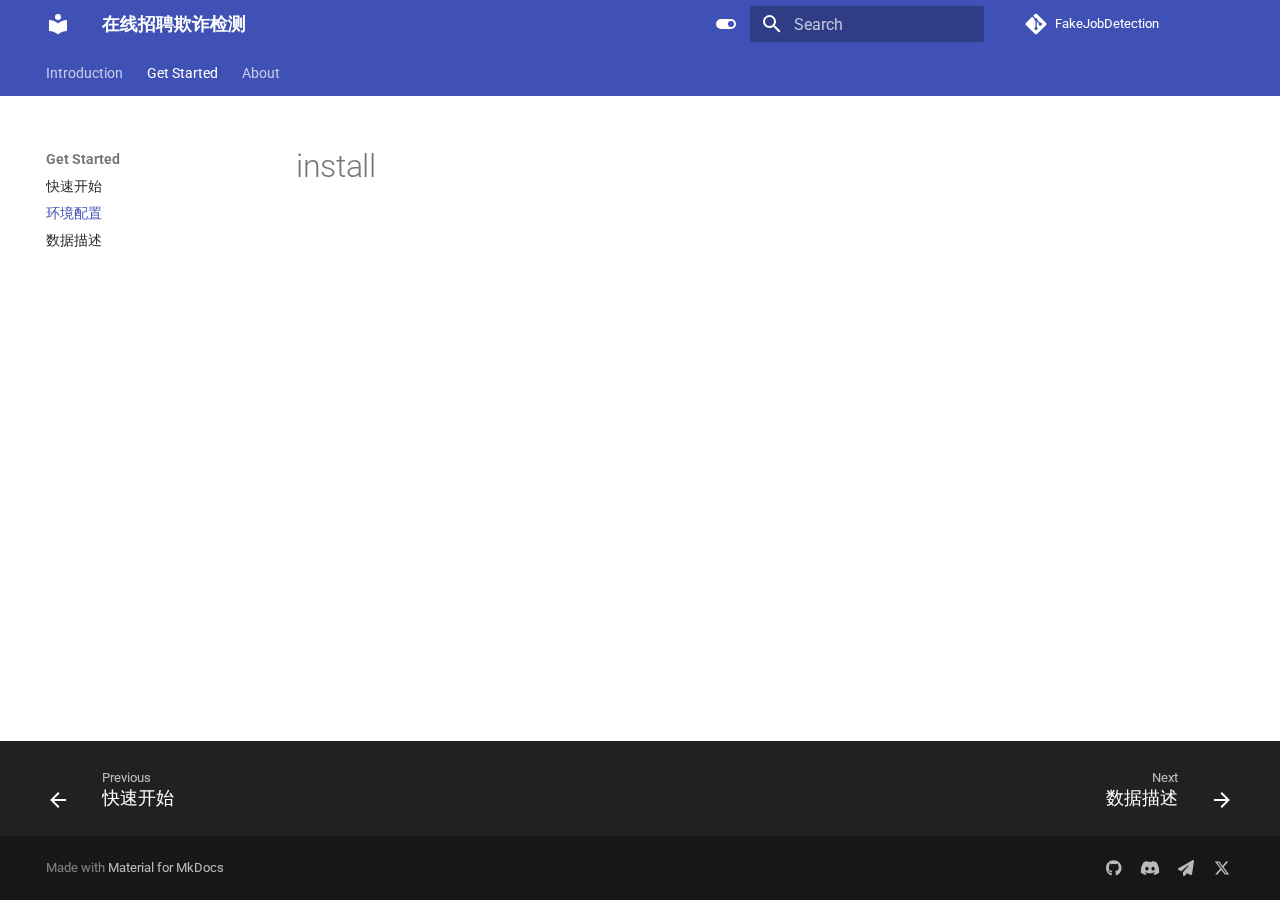
<file: Home/install/index.html>
<!doctype html>
<html lang="en" class="no-js">
  <head>
    
      <meta charset="utf-8">
      <meta name="viewport" content="width=device-width,initial-scale=1">
      
        <meta name="description" content="基于模型融合的在线招聘欺诈检测">
      
      
        <meta name="author" content="周伟诺">
      
      
      
        <link rel="prev" href="../quick/">
      
      
        <link rel="next" href="../../data/info/">
      
      
      <link rel="icon" href="../../assets/images/favicon.png">
      <meta name="generator" content="mkdocs-1.6.1, mkdocs-material-9.6.9">
    
    
      
        <title>环境配置 - 在线招聘欺诈检测</title>
      
    
    
      <link rel="stylesheet" href="../../assets/stylesheets/main.4af4bdda.min.css">
      
        
        <link rel="stylesheet" href="../../assets/stylesheets/palette.06af60db.min.css">
      
      


    
    
      
    
    
      
        
        
        <link rel="preconnect" href="https://fonts.gstatic.com" crossorigin>
        <link rel="stylesheet" href="https://fonts.googleapis.com/css?family=Roboto:300,300i,400,400i,700,700i%7CRoboto+Mono:400,400i,700,700i&display=fallback">
        <style>:root{--md-text-font:"Roboto";--md-code-font:"Roboto Mono"}</style>
      
    
    
    <script>__md_scope=new URL("../..",location),__md_hash=e=>[...e].reduce(((e,_)=>(e<<5)-e+_.charCodeAt(0)),0),__md_get=(e,_=localStorage,t=__md_scope)=>JSON.parse(_.getItem(t.pathname+"."+e)),__md_set=(e,_,t=localStorage,a=__md_scope)=>{try{t.setItem(a.pathname+"."+e,JSON.stringify(_))}catch(e){}}</script>
    
      

    
    
    
  </head>
  
  
    
    
      
    
    
    
    
    <body dir="ltr" data-md-color-scheme="default" data-md-color-primary="indigo" data-md-color-accent="indigo">
  
    
    <input class="md-toggle" data-md-toggle="drawer" type="checkbox" id="__drawer" autocomplete="off">
    <input class="md-toggle" data-md-toggle="search" type="checkbox" id="__search" autocomplete="off">
    <label class="md-overlay" for="__drawer"></label>
    <div data-md-component="skip">
      
        
        <a href="#install" class="md-skip">
          Skip to content
        </a>
      
    </div>
    <div data-md-component="announce">
      
    </div>
    
      <div data-md-color-scheme="default" data-md-component="outdated" hidden>
        
      </div>
    
    
      

<header class="md-header" data-md-component="header">
  <nav class="md-header__inner md-grid" aria-label="Header">
    <a href="../.." title="在线招聘欺诈检测" class="md-header__button md-logo" aria-label="在线招聘欺诈检测" data-md-component="logo">
      
  
  <svg xmlns="http://www.w3.org/2000/svg" viewBox="0 0 24 24"><path d="M12 8a3 3 0 0 0 3-3 3 3 0 0 0-3-3 3 3 0 0 0-3 3 3 3 0 0 0 3 3m0 3.54C9.64 9.35 6.5 8 3 8v11c3.5 0 6.64 1.35 9 3.54 2.36-2.19 5.5-3.54 9-3.54V8c-3.5 0-6.64 1.35-9 3.54"/></svg>

    </a>
    <label class="md-header__button md-icon" for="__drawer">
      
      <svg xmlns="http://www.w3.org/2000/svg" viewBox="0 0 24 24"><path d="M3 6h18v2H3zm0 5h18v2H3zm0 5h18v2H3z"/></svg>
    </label>
    <div class="md-header__title" data-md-component="header-title">
      <div class="md-header__ellipsis">
        <div class="md-header__topic">
          <span class="md-ellipsis">
            在线招聘欺诈检测
          </span>
        </div>
        <div class="md-header__topic" data-md-component="header-topic">
          <span class="md-ellipsis">
            
              环境配置
            
          </span>
        </div>
      </div>
    </div>
    
      
        <form class="md-header__option" data-md-component="palette">
  
    
    
    
    <input class="md-option" data-md-color-media="" data-md-color-scheme="default" data-md-color-primary="indigo" data-md-color-accent="indigo"  aria-label="Switch to light mode"  type="radio" name="__palette" id="__palette_0">
    
      <label class="md-header__button md-icon" title="Switch to light mode" for="__palette_1" hidden>
        <svg xmlns="http://www.w3.org/2000/svg" viewBox="0 0 24 24"><path d="M17 7H7a5 5 0 0 0-5 5 5 5 0 0 0 5 5h10a5 5 0 0 0 5-5 5 5 0 0 0-5-5m0 8a3 3 0 0 1-3-3 3 3 0 0 1 3-3 3 3 0 0 1 3 3 3 3 0 0 1-3 3"/></svg>
      </label>
    
  
    
    
    
    <input class="md-option" data-md-color-media="" data-md-color-scheme="slate" data-md-color-primary="blue" data-md-color-accent="blue"  aria-label="Switch to dark mode"  type="radio" name="__palette" id="__palette_1">
    
      <label class="md-header__button md-icon" title="Switch to dark mode" for="__palette_0" hidden>
        <svg xmlns="http://www.w3.org/2000/svg" viewBox="0 0 24 24"><path d="M17 6H7c-3.31 0-6 2.69-6 6s2.69 6 6 6h10c3.31 0 6-2.69 6-6s-2.69-6-6-6m0 10H7c-2.21 0-4-1.79-4-4s1.79-4 4-4h10c2.21 0 4 1.79 4 4s-1.79 4-4 4M7 9c-1.66 0-3 1.34-3 3s1.34 3 3 3 3-1.34 3-3-1.34-3-3-3"/></svg>
      </label>
    
  
</form>
      
    
    
      <script>var palette=__md_get("__palette");if(palette&&palette.color){if("(prefers-color-scheme)"===palette.color.media){var media=matchMedia("(prefers-color-scheme: light)"),input=document.querySelector(media.matches?"[data-md-color-media='(prefers-color-scheme: light)']":"[data-md-color-media='(prefers-color-scheme: dark)']");palette.color.media=input.getAttribute("data-md-color-media"),palette.color.scheme=input.getAttribute("data-md-color-scheme"),palette.color.primary=input.getAttribute("data-md-color-primary"),palette.color.accent=input.getAttribute("data-md-color-accent")}for(var[key,value]of Object.entries(palette.color))document.body.setAttribute("data-md-color-"+key,value)}</script>
    
    
    
      <label class="md-header__button md-icon" for="__search">
        
        <svg xmlns="http://www.w3.org/2000/svg" viewBox="0 0 24 24"><path d="M9.5 3A6.5 6.5 0 0 1 16 9.5c0 1.61-.59 3.09-1.56 4.23l.27.27h.79l5 5-1.5 1.5-5-5v-.79l-.27-.27A6.52 6.52 0 0 1 9.5 16 6.5 6.5 0 0 1 3 9.5 6.5 6.5 0 0 1 9.5 3m0 2C7 5 5 7 5 9.5S7 14 9.5 14 14 12 14 9.5 12 5 9.5 5"/></svg>
      </label>
      <div class="md-search" data-md-component="search" role="dialog">
  <label class="md-search__overlay" for="__search"></label>
  <div class="md-search__inner" role="search">
    <form class="md-search__form" name="search">
      <input type="text" class="md-search__input" name="query" aria-label="Search" placeholder="Search" autocapitalize="off" autocorrect="off" autocomplete="off" spellcheck="false" data-md-component="search-query" required>
      <label class="md-search__icon md-icon" for="__search">
        
        <svg xmlns="http://www.w3.org/2000/svg" viewBox="0 0 24 24"><path d="M9.5 3A6.5 6.5 0 0 1 16 9.5c0 1.61-.59 3.09-1.56 4.23l.27.27h.79l5 5-1.5 1.5-5-5v-.79l-.27-.27A6.52 6.52 0 0 1 9.5 16 6.5 6.5 0 0 1 3 9.5 6.5 6.5 0 0 1 9.5 3m0 2C7 5 5 7 5 9.5S7 14 9.5 14 14 12 14 9.5 12 5 9.5 5"/></svg>
        
        <svg xmlns="http://www.w3.org/2000/svg" viewBox="0 0 24 24"><path d="M20 11v2H8l5.5 5.5-1.42 1.42L4.16 12l7.92-7.92L13.5 5.5 8 11z"/></svg>
      </label>
      <nav class="md-search__options" aria-label="Search">
        
        <button type="reset" class="md-search__icon md-icon" title="Clear" aria-label="Clear" tabindex="-1">
          
          <svg xmlns="http://www.w3.org/2000/svg" viewBox="0 0 24 24"><path d="M19 6.41 17.59 5 12 10.59 6.41 5 5 6.41 10.59 12 5 17.59 6.41 19 12 13.41 17.59 19 19 17.59 13.41 12z"/></svg>
        </button>
      </nav>
      
    </form>
    <div class="md-search__output">
      <div class="md-search__scrollwrap" tabindex="0" data-md-scrollfix>
        <div class="md-search-result" data-md-component="search-result">
          <div class="md-search-result__meta">
            Initializing search
          </div>
          <ol class="md-search-result__list" role="presentation"></ol>
        </div>
      </div>
    </div>
  </div>
</div>
    
    
      <div class="md-header__source">
        <a href="https://github.com/ZenCoder-art/ofd" title="Go to repository" class="md-source" data-md-component="source">
  <div class="md-source__icon md-icon">
    
    <svg xmlns="http://www.w3.org/2000/svg" viewBox="0 0 448 512"><!--! Font Awesome Free 6.7.2 by @fontawesome - https://fontawesome.com License - https://fontawesome.com/license/free (Icons: CC BY 4.0, Fonts: SIL OFL 1.1, Code: MIT License) Copyright 2024 Fonticons, Inc.--><path d="M439.55 236.05 244 40.45a28.87 28.87 0 0 0-40.81 0l-40.66 40.63 51.52 51.52c27.06-9.14 52.68 16.77 43.39 43.68l49.66 49.66c34.23-11.8 61.18 31 35.47 56.69-26.49 26.49-70.21-2.87-56-37.34L240.22 199v121.85c25.3 12.54 22.26 41.85 9.08 55a34.34 34.34 0 0 1-48.55 0c-17.57-17.6-11.07-46.91 11.25-56v-123c-20.8-8.51-24.6-30.74-18.64-45L142.57 101 8.45 235.14a28.86 28.86 0 0 0 0 40.81l195.61 195.6a28.86 28.86 0 0 0 40.8 0l194.69-194.69a28.86 28.86 0 0 0 0-40.81"/></svg>
  </div>
  <div class="md-source__repository">
    FakeJobDetection
  </div>
</a>
      </div>
    
  </nav>
  
</header>
    
    <div class="md-container" data-md-component="container">
      
      
        
          
            
<nav class="md-tabs" aria-label="Tabs" data-md-component="tabs">
  <div class="md-grid">
    <ul class="md-tabs__list">
      
        
  
  
  
    <li class="md-tabs__item">
      <a href="../.." class="md-tabs__link">
        
  
    
  
  Introduction

      </a>
    </li>
  

      
        
  
  
    
  
  
    
    
      <li class="md-tabs__item md-tabs__item--active">
        <a href="../quick/" class="md-tabs__link">
          
  
  Get Started

        </a>
      </li>
    
  

      
        
  
  
  
    <li class="md-tabs__item">
      <a href="../../about/" class="md-tabs__link">
        
  
    
  
  About

      </a>
    </li>
  

      
    </ul>
  </div>
</nav>
          
        
      
      <main class="md-main" data-md-component="main">
        <div class="md-main__inner md-grid">
          
            
              
              <div class="md-sidebar md-sidebar--primary" data-md-component="sidebar" data-md-type="navigation" >
                <div class="md-sidebar__scrollwrap">
                  <div class="md-sidebar__inner">
                    


  


<nav class="md-nav md-nav--primary md-nav--lifted" aria-label="Navigation" data-md-level="0">
  <label class="md-nav__title" for="__drawer">
    <a href="../.." title="在线招聘欺诈检测" class="md-nav__button md-logo" aria-label="在线招聘欺诈检测" data-md-component="logo">
      
  
  <svg xmlns="http://www.w3.org/2000/svg" viewBox="0 0 24 24"><path d="M12 8a3 3 0 0 0 3-3 3 3 0 0 0-3-3 3 3 0 0 0-3 3 3 3 0 0 0 3 3m0 3.54C9.64 9.35 6.5 8 3 8v11c3.5 0 6.64 1.35 9 3.54 2.36-2.19 5.5-3.54 9-3.54V8c-3.5 0-6.64 1.35-9 3.54"/></svg>

    </a>
    在线招聘欺诈检测
  </label>
  
    <div class="md-nav__source">
      <a href="https://github.com/ZenCoder-art/ofd" title="Go to repository" class="md-source" data-md-component="source">
  <div class="md-source__icon md-icon">
    
    <svg xmlns="http://www.w3.org/2000/svg" viewBox="0 0 448 512"><!--! Font Awesome Free 6.7.2 by @fontawesome - https://fontawesome.com License - https://fontawesome.com/license/free (Icons: CC BY 4.0, Fonts: SIL OFL 1.1, Code: MIT License) Copyright 2024 Fonticons, Inc.--><path d="M439.55 236.05 244 40.45a28.87 28.87 0 0 0-40.81 0l-40.66 40.63 51.52 51.52c27.06-9.14 52.68 16.77 43.39 43.68l49.66 49.66c34.23-11.8 61.18 31 35.47 56.69-26.49 26.49-70.21-2.87-56-37.34L240.22 199v121.85c25.3 12.54 22.26 41.85 9.08 55a34.34 34.34 0 0 1-48.55 0c-17.57-17.6-11.07-46.91 11.25-56v-123c-20.8-8.51-24.6-30.74-18.64-45L142.57 101 8.45 235.14a28.86 28.86 0 0 0 0 40.81l195.61 195.6a28.86 28.86 0 0 0 40.8 0l194.69-194.69a28.86 28.86 0 0 0 0-40.81"/></svg>
  </div>
  <div class="md-source__repository">
    FakeJobDetection
  </div>
</a>
    </div>
  
  <ul class="md-nav__list" data-md-scrollfix>
    
      
      
  
  
  
  
    <li class="md-nav__item">
      <a href="../.." class="md-nav__link">
        
  
  <span class="md-ellipsis">
    Introduction
    
  </span>
  

      </a>
    </li>
  

    
      
      
  
  
    
  
  
  
    
    
    
      
        
        
      
      
        
      
    
    
    <li class="md-nav__item md-nav__item--active md-nav__item--section md-nav__item--nested">
      
        
        
        <input class="md-nav__toggle md-toggle " type="checkbox" id="__nav_2" checked>
        
          
          <label class="md-nav__link" for="__nav_2" id="__nav_2_label" tabindex="">
            
  
  <span class="md-ellipsis">
    Get Started
    
  </span>
  

            <span class="md-nav__icon md-icon"></span>
          </label>
        
        <nav class="md-nav" data-md-level="1" aria-labelledby="__nav_2_label" aria-expanded="true">
          <label class="md-nav__title" for="__nav_2">
            <span class="md-nav__icon md-icon"></span>
            Get Started
          </label>
          <ul class="md-nav__list" data-md-scrollfix>
            
              
                
  
  
  
  
    <li class="md-nav__item">
      <a href="../quick/" class="md-nav__link">
        
  
  <span class="md-ellipsis">
    快速开始
    
  </span>
  

      </a>
    </li>
  

              
            
              
                
  
  
    
  
  
  
    <li class="md-nav__item md-nav__item--active">
      
      <input class="md-nav__toggle md-toggle" type="checkbox" id="__toc">
      
      
        
      
      
      <a href="./" class="md-nav__link md-nav__link--active">
        
  
  <span class="md-ellipsis">
    环境配置
    
  </span>
  

      </a>
      
    </li>
  

              
            
              
                
  
  
  
  
    <li class="md-nav__item">
      <a href="../../data/info/" class="md-nav__link">
        
  
  <span class="md-ellipsis">
    数据描述
    
  </span>
  

      </a>
    </li>
  

              
            
          </ul>
        </nav>
      
    </li>
  

    
      
      
  
  
  
  
    <li class="md-nav__item">
      <a href="../../about/" class="md-nav__link">
        
  
  <span class="md-ellipsis">
    About
    
  </span>
  

      </a>
    </li>
  

    
  </ul>
</nav>
                  </div>
                </div>
              </div>
            
            
              
              <div class="md-sidebar md-sidebar--secondary" data-md-component="sidebar" data-md-type="toc" >
                <div class="md-sidebar__scrollwrap">
                  <div class="md-sidebar__inner">
                    

<nav class="md-nav md-nav--secondary" aria-label="Table of contents">
  
  
  
    
  
  
</nav>
                  </div>
                </div>
              </div>
            
          
          
            <div class="md-content" data-md-component="content">
              <article class="md-content__inner md-typeset">
                
                  


  
  


<h1 id="install">install<a class="headerlink" href="#install" title="Permanent link">&para;</a></h1>












                
              </article>
            </div>
          
          
<script>var target=document.getElementById(location.hash.slice(1));target&&target.name&&(target.checked=target.name.startsWith("__tabbed_"))</script>
        </div>
        
      </main>
      
        <footer class="md-footer">
  
    
      
      <nav class="md-footer__inner md-grid" aria-label="Footer" >
        
          
          <a href="../quick/" class="md-footer__link md-footer__link--prev" aria-label="Previous: 快速开始">
            <div class="md-footer__button md-icon">
              
              <svg xmlns="http://www.w3.org/2000/svg" viewBox="0 0 24 24"><path d="M20 11v2H8l5.5 5.5-1.42 1.42L4.16 12l7.92-7.92L13.5 5.5 8 11z"/></svg>
            </div>
            <div class="md-footer__title">
              <span class="md-footer__direction">
                Previous
              </span>
              <div class="md-ellipsis">
                快速开始
              </div>
            </div>
          </a>
        
        
          
          <a href="../../data/info/" class="md-footer__link md-footer__link--next" aria-label="Next: 数据描述">
            <div class="md-footer__title">
              <span class="md-footer__direction">
                Next
              </span>
              <div class="md-ellipsis">
                数据描述
              </div>
            </div>
            <div class="md-footer__button md-icon">
              
              <svg xmlns="http://www.w3.org/2000/svg" viewBox="0 0 24 24"><path d="M4 11v2h12l-5.5 5.5 1.42 1.42L19.84 12l-7.92-7.92L10.5 5.5 16 11z"/></svg>
            </div>
          </a>
        
      </nav>
    
  
  <div class="md-footer-meta md-typeset">
    <div class="md-footer-meta__inner md-grid">
      <div class="md-copyright">
  
  
    Made with
    <a href="https://squidfunk.github.io/mkdocs-material/" target="_blank" rel="noopener">
      Material for MkDocs
    </a>
  
</div>
      
        <div class="md-social">
  
    
    
    
    
      
      
    
    <a href="https://github.com/ZenCoder-art/ofd" target="_blank" rel="noopener" title="github.com" class="md-social__link">
      <svg xmlns="http://www.w3.org/2000/svg" viewBox="0 0 496 512"><!--! Font Awesome Free 6.7.2 by @fontawesome - https://fontawesome.com License - https://fontawesome.com/license/free (Icons: CC BY 4.0, Fonts: SIL OFL 1.1, Code: MIT License) Copyright 2024 Fonticons, Inc.--><path d="M165.9 397.4c0 2-2.3 3.6-5.2 3.6-3.3.3-5.6-1.3-5.6-3.6 0-2 2.3-3.6 5.2-3.6 3-.3 5.6 1.3 5.6 3.6m-31.1-4.5c-.7 2 1.3 4.3 4.3 4.9 2.6 1 5.6 0 6.2-2s-1.3-4.3-4.3-5.2c-2.6-.7-5.5.3-6.2 2.3m44.2-1.7c-2.9.7-4.9 2.6-4.6 4.9.3 2 2.9 3.3 5.9 2.6 2.9-.7 4.9-2.6 4.6-4.6-.3-1.9-3-3.2-5.9-2.9M244.8 8C106.1 8 0 113.3 0 252c0 110.9 69.8 205.8 169.5 239.2 12.8 2.3 17.3-5.6 17.3-12.1 0-6.2-.3-40.4-.3-61.4 0 0-70 15-84.7-29.8 0 0-11.4-29.1-27.8-36.6 0 0-22.9-15.7 1.6-15.4 0 0 24.9 2 38.6 25.8 21.9 38.6 58.6 27.5 72.9 20.9 2.3-16 8.8-27.1 16-33.7-55.9-6.2-112.3-14.3-112.3-110.5 0-27.5 7.6-41.3 23.6-58.9-2.6-6.5-11.1-33.3 2.6-67.9 20.9-6.5 69 27 69 27 20-5.6 41.5-8.5 62.8-8.5s42.8 2.9 62.8 8.5c0 0 48.1-33.6 69-27 13.7 34.7 5.2 61.4 2.6 67.9 16 17.7 25.8 31.5 25.8 58.9 0 96.5-58.9 104.2-114.8 110.5 9.2 7.9 17 22.9 17 46.4 0 33.7-.3 75.4-.3 83.6 0 6.5 4.6 14.4 17.3 12.1C428.2 457.8 496 362.9 496 252 496 113.3 383.5 8 244.8 8M97.2 352.9c-1.3 1-1 3.3.7 5.2 1.6 1.6 3.9 2.3 5.2 1 1.3-1 1-3.3-.7-5.2-1.6-1.6-3.9-2.3-5.2-1m-10.8-8.1c-.7 1.3.3 2.9 2.3 3.9 1.6 1 3.6.7 4.3-.7.7-1.3-.3-2.9-2.3-3.9-2-.6-3.6-.3-4.3.7m32.4 35.6c-1.6 1.3-1 4.3 1.3 6.2 2.3 2.3 5.2 2.6 6.5 1 1.3-1.3.7-4.3-1.3-6.2-2.2-2.3-5.2-2.6-6.5-1m-11.4-14.7c-1.6 1-1.6 3.6 0 5.9s4.3 3.3 5.6 2.3c1.6-1.3 1.6-3.9 0-6.2-1.4-2.3-4-3.3-5.6-2"/></svg>
    </a>
  
    
    
    
    
      
      
    
    <a href="https://discord.com/invite/astral-sh" target="_blank" rel="noopener" title="discord.com" class="md-social__link">
      <svg xmlns="http://www.w3.org/2000/svg" viewBox="0 0 640 512"><!--! Font Awesome Free 6.7.2 by @fontawesome - https://fontawesome.com License - https://fontawesome.com/license/free (Icons: CC BY 4.0, Fonts: SIL OFL 1.1, Code: MIT License) Copyright 2024 Fonticons, Inc.--><path d="M524.531 69.836a1.5 1.5 0 0 0-.764-.7A485 485 0 0 0 404.081 32.03a1.82 1.82 0 0 0-1.923.91 338 338 0 0 0-14.9 30.6 447.9 447.9 0 0 0-134.426 0 310 310 0 0 0-15.135-30.6 1.89 1.89 0 0 0-1.924-.91 483.7 483.7 0 0 0-119.688 37.107 1.7 1.7 0 0 0-.788.676C39.068 183.651 18.186 294.69 28.43 404.354a2.02 2.02 0 0 0 .765 1.375 487.7 487.7 0 0 0 146.825 74.189 1.9 1.9 0 0 0 2.063-.676A348 348 0 0 0 208.12 430.4a1.86 1.86 0 0 0-1.019-2.588 321 321 0 0 1-45.868-21.853 1.885 1.885 0 0 1-.185-3.126 251 251 0 0 0 9.109-7.137 1.82 1.82 0 0 1 1.9-.256c96.229 43.917 200.41 43.917 295.5 0a1.81 1.81 0 0 1 1.924.233 235 235 0 0 0 9.132 7.16 1.884 1.884 0 0 1-.162 3.126 301.4 301.4 0 0 1-45.89 21.83 1.875 1.875 0 0 0-1 2.611 391 391 0 0 0 30.014 48.815 1.86 1.86 0 0 0 2.063.7A486 486 0 0 0 610.7 405.729a1.88 1.88 0 0 0 .765-1.352c12.264-126.783-20.532-236.912-86.934-334.541M222.491 337.58c-28.972 0-52.844-26.587-52.844-59.239s23.409-59.241 52.844-59.241c29.665 0 53.306 26.82 52.843 59.239 0 32.654-23.41 59.241-52.843 59.241m195.38 0c-28.971 0-52.843-26.587-52.843-59.239s23.409-59.241 52.843-59.241c29.667 0 53.307 26.82 52.844 59.239 0 32.654-23.177 59.241-52.844 59.241"/></svg>
    </a>
  
    
    
    
    
    <a href="mailto:weinuozhou@outlook.com" target="_blank" rel="noopener" title="" class="md-social__link">
      <svg xmlns="http://www.w3.org/2000/svg" viewBox="0 0 512 512"><!--! Font Awesome Free 6.7.2 by @fontawesome - https://fontawesome.com License - https://fontawesome.com/license/free (Icons: CC BY 4.0, Fonts: SIL OFL 1.1, Code: MIT License) Copyright 2024 Fonticons, Inc.--><path d="M498.1 5.6c10.1 7 15.4 19.1 13.5 31.2l-64 416c-1.5 9.7-7.4 18.2-16 23s-18.9 5.4-28 1.6L284 427.7l-68.5 74.1c-8.9 9.7-22.9 12.9-35.2 8.1S160 493.2 160 480v-83.6c0-4 1.5-7.8 4.2-10.8l167.6-182.8c5.8-6.3 5.6-16-.4-22s-15.7-6.4-22-.7L106 360.8l-88.3-44.2C7.1 311.3.3 300.7 0 288.9s5.9-22.8 16.1-28.7l448-256c10.7-6.1 23.9-5.5 34 1.4"/></svg>
    </a>
  
    
    
    
    
      
      
    
    <a href="https://x.com/astral_sh" target="_blank" rel="noopener" title="x.com" class="md-social__link">
      <svg xmlns="http://www.w3.org/2000/svg" viewBox="0 0 512 512"><!--! Font Awesome Free 6.7.2 by @fontawesome - https://fontawesome.com License - https://fontawesome.com/license/free (Icons: CC BY 4.0, Fonts: SIL OFL 1.1, Code: MIT License) Copyright 2024 Fonticons, Inc.--><path d="M389.2 48h70.6L305.6 224.2 487 464H345L233.7 318.6 106.5 464H35.8l164.9-188.5L26.8 48h145.6l100.5 132.9zm-24.8 373.8h39.1L151.1 88h-42z"/></svg>
    </a>
  
</div>
      
    </div>
  </div>
</footer>
      
    </div>
    <div class="md-dialog" data-md-component="dialog">
      <div class="md-dialog__inner md-typeset"></div>
    </div>
    
    
    <script id="__config" type="application/json">{"base": "../..", "features": ["navigation.tabs", "navigation.footer", "navigation.sections", "content.code.copy"], "search": "../../assets/javascripts/workers/search.f8cc74c7.min.js", "translations": {"clipboard.copied": "Copied to clipboard", "clipboard.copy": "Copy to clipboard", "search.result.more.one": "1 more on this page", "search.result.more.other": "# more on this page", "search.result.none": "No matching documents", "search.result.one": "1 matching document", "search.result.other": "# matching documents", "search.result.placeholder": "Type to start searching", "search.result.term.missing": "Missing", "select.version": "Select version"}, "version": 1.0}</script>
    
    
      <script src="../../assets/javascripts/bundle.c8b220af.min.js"></script>
      
    
  </body>
</html>
</file>
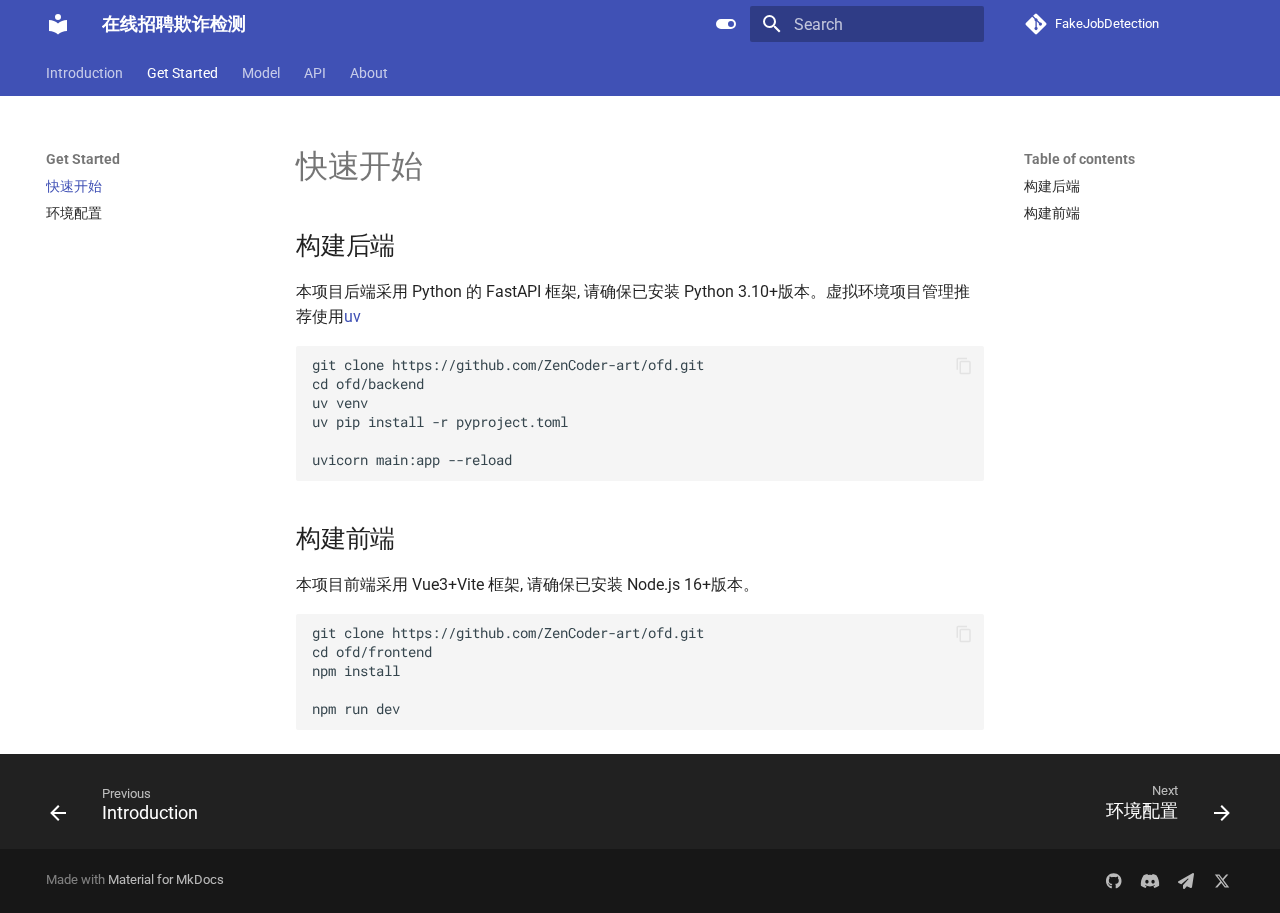
<file: Home/quick/index.html>
<!doctype html>
<html lang="en" class="no-js">
  <head>
    
      <meta charset="utf-8">
      <meta name="viewport" content="width=device-width,initial-scale=1">
      
        <meta name="description" content="基于模型融合的在线招聘欺诈检测">
      
      
        <meta name="author" content="周伟诺">
      
      
      
        <link rel="prev" href="../..">
      
      
        <link rel="next" href="../install/">
      
      
      <link rel="icon" href="../../assets/images/favicon.png">
      <meta name="generator" content="mkdocs-1.6.1, mkdocs-material-9.6.9">
    
    
      
        <title>快速开始 - 在线招聘欺诈检测</title>
      
    
    
      <link rel="stylesheet" href="../../assets/stylesheets/main.4af4bdda.min.css">
      
        
        <link rel="stylesheet" href="../../assets/stylesheets/palette.06af60db.min.css">
      
      


    
    
      
    
    
      
        
        
        <link rel="preconnect" href="https://fonts.gstatic.com" crossorigin>
        <link rel="stylesheet" href="https://fonts.googleapis.com/css?family=Roboto:300,300i,400,400i,700,700i%7CRoboto+Mono:400,400i,700,700i&display=fallback">
        <style>:root{--md-text-font:"Roboto";--md-code-font:"Roboto Mono"}</style>
      
    
    
    <script>__md_scope=new URL("../..",location),__md_hash=e=>[...e].reduce(((e,_)=>(e<<5)-e+_.charCodeAt(0)),0),__md_get=(e,_=localStorage,t=__md_scope)=>JSON.parse(_.getItem(t.pathname+"."+e)),__md_set=(e,_,t=localStorage,a=__md_scope)=>{try{t.setItem(a.pathname+"."+e,JSON.stringify(_))}catch(e){}}</script>
    
      

    
    
    
  </head>
  
  
    
    
      
    
    
    
    
    <body dir="ltr" data-md-color-scheme="default" data-md-color-primary="indigo" data-md-color-accent="indigo">
  
    
    <input class="md-toggle" data-md-toggle="drawer" type="checkbox" id="__drawer" autocomplete="off">
    <input class="md-toggle" data-md-toggle="search" type="checkbox" id="__search" autocomplete="off">
    <label class="md-overlay" for="__drawer"></label>
    <div data-md-component="skip">
      
        
        <a href="#_1" class="md-skip">
          Skip to content
        </a>
      
    </div>
    <div data-md-component="announce">
      
    </div>
    
      <div data-md-color-scheme="default" data-md-component="outdated" hidden>
        
      </div>
    
    
      

<header class="md-header" data-md-component="header">
  <nav class="md-header__inner md-grid" aria-label="Header">
    <a href="../.." title="在线招聘欺诈检测" class="md-header__button md-logo" aria-label="在线招聘欺诈检测" data-md-component="logo">
      
  
  <svg xmlns="http://www.w3.org/2000/svg" viewBox="0 0 24 24"><path d="M12 8a3 3 0 0 0 3-3 3 3 0 0 0-3-3 3 3 0 0 0-3 3 3 3 0 0 0 3 3m0 3.54C9.64 9.35 6.5 8 3 8v11c3.5 0 6.64 1.35 9 3.54 2.36-2.19 5.5-3.54 9-3.54V8c-3.5 0-6.64 1.35-9 3.54"/></svg>

    </a>
    <label class="md-header__button md-icon" for="__drawer">
      
      <svg xmlns="http://www.w3.org/2000/svg" viewBox="0 0 24 24"><path d="M3 6h18v2H3zm0 5h18v2H3zm0 5h18v2H3z"/></svg>
    </label>
    <div class="md-header__title" data-md-component="header-title">
      <div class="md-header__ellipsis">
        <div class="md-header__topic">
          <span class="md-ellipsis">
            在线招聘欺诈检测
          </span>
        </div>
        <div class="md-header__topic" data-md-component="header-topic">
          <span class="md-ellipsis">
            
              快速开始
            
          </span>
        </div>
      </div>
    </div>
    
      
        <form class="md-header__option" data-md-component="palette">
  
    
    
    
    <input class="md-option" data-md-color-media="" data-md-color-scheme="default" data-md-color-primary="indigo" data-md-color-accent="indigo"  aria-label="Switch to light mode"  type="radio" name="__palette" id="__palette_0">
    
      <label class="md-header__button md-icon" title="Switch to light mode" for="__palette_1" hidden>
        <svg xmlns="http://www.w3.org/2000/svg" viewBox="0 0 24 24"><path d="M17 7H7a5 5 0 0 0-5 5 5 5 0 0 0 5 5h10a5 5 0 0 0 5-5 5 5 0 0 0-5-5m0 8a3 3 0 0 1-3-3 3 3 0 0 1 3-3 3 3 0 0 1 3 3 3 3 0 0 1-3 3"/></svg>
      </label>
    
  
    
    
    
    <input class="md-option" data-md-color-media="" data-md-color-scheme="slate" data-md-color-primary="blue" data-md-color-accent="blue"  aria-label="Switch to dark mode"  type="radio" name="__palette" id="__palette_1">
    
      <label class="md-header__button md-icon" title="Switch to dark mode" for="__palette_0" hidden>
        <svg xmlns="http://www.w3.org/2000/svg" viewBox="0 0 24 24"><path d="M17 6H7c-3.31 0-6 2.69-6 6s2.69 6 6 6h10c3.31 0 6-2.69 6-6s-2.69-6-6-6m0 10H7c-2.21 0-4-1.79-4-4s1.79-4 4-4h10c2.21 0 4 1.79 4 4s-1.79 4-4 4M7 9c-1.66 0-3 1.34-3 3s1.34 3 3 3 3-1.34 3-3-1.34-3-3-3"/></svg>
      </label>
    
  
</form>
      
    
    
      <script>var palette=__md_get("__palette");if(palette&&palette.color){if("(prefers-color-scheme)"===palette.color.media){var media=matchMedia("(prefers-color-scheme: light)"),input=document.querySelector(media.matches?"[data-md-color-media='(prefers-color-scheme: light)']":"[data-md-color-media='(prefers-color-scheme: dark)']");palette.color.media=input.getAttribute("data-md-color-media"),palette.color.scheme=input.getAttribute("data-md-color-scheme"),palette.color.primary=input.getAttribute("data-md-color-primary"),palette.color.accent=input.getAttribute("data-md-color-accent")}for(var[key,value]of Object.entries(palette.color))document.body.setAttribute("data-md-color-"+key,value)}</script>
    
    
    
      <label class="md-header__button md-icon" for="__search">
        
        <svg xmlns="http://www.w3.org/2000/svg" viewBox="0 0 24 24"><path d="M9.5 3A6.5 6.5 0 0 1 16 9.5c0 1.61-.59 3.09-1.56 4.23l.27.27h.79l5 5-1.5 1.5-5-5v-.79l-.27-.27A6.52 6.52 0 0 1 9.5 16 6.5 6.5 0 0 1 3 9.5 6.5 6.5 0 0 1 9.5 3m0 2C7 5 5 7 5 9.5S7 14 9.5 14 14 12 14 9.5 12 5 9.5 5"/></svg>
      </label>
      <div class="md-search" data-md-component="search" role="dialog">
  <label class="md-search__overlay" for="__search"></label>
  <div class="md-search__inner" role="search">
    <form class="md-search__form" name="search">
      <input type="text" class="md-search__input" name="query" aria-label="Search" placeholder="Search" autocapitalize="off" autocorrect="off" autocomplete="off" spellcheck="false" data-md-component="search-query" required>
      <label class="md-search__icon md-icon" for="__search">
        
        <svg xmlns="http://www.w3.org/2000/svg" viewBox="0 0 24 24"><path d="M9.5 3A6.5 6.5 0 0 1 16 9.5c0 1.61-.59 3.09-1.56 4.23l.27.27h.79l5 5-1.5 1.5-5-5v-.79l-.27-.27A6.52 6.52 0 0 1 9.5 16 6.5 6.5 0 0 1 3 9.5 6.5 6.5 0 0 1 9.5 3m0 2C7 5 5 7 5 9.5S7 14 9.5 14 14 12 14 9.5 12 5 9.5 5"/></svg>
        
        <svg xmlns="http://www.w3.org/2000/svg" viewBox="0 0 24 24"><path d="M20 11v2H8l5.5 5.5-1.42 1.42L4.16 12l7.92-7.92L13.5 5.5 8 11z"/></svg>
      </label>
      <nav class="md-search__options" aria-label="Search">
        
        <button type="reset" class="md-search__icon md-icon" title="Clear" aria-label="Clear" tabindex="-1">
          
          <svg xmlns="http://www.w3.org/2000/svg" viewBox="0 0 24 24"><path d="M19 6.41 17.59 5 12 10.59 6.41 5 5 6.41 10.59 12 5 17.59 6.41 19 12 13.41 17.59 19 19 17.59 13.41 12z"/></svg>
        </button>
      </nav>
      
    </form>
    <div class="md-search__output">
      <div class="md-search__scrollwrap" tabindex="0" data-md-scrollfix>
        <div class="md-search-result" data-md-component="search-result">
          <div class="md-search-result__meta">
            Initializing search
          </div>
          <ol class="md-search-result__list" role="presentation"></ol>
        </div>
      </div>
    </div>
  </div>
</div>
    
    
      <div class="md-header__source">
        <a href="https://github.com/ZenCoder-art/ofd" title="Go to repository" class="md-source" data-md-component="source">
  <div class="md-source__icon md-icon">
    
    <svg xmlns="http://www.w3.org/2000/svg" viewBox="0 0 448 512"><!--! Font Awesome Free 6.7.2 by @fontawesome - https://fontawesome.com License - https://fontawesome.com/license/free (Icons: CC BY 4.0, Fonts: SIL OFL 1.1, Code: MIT License) Copyright 2024 Fonticons, Inc.--><path d="M439.55 236.05 244 40.45a28.87 28.87 0 0 0-40.81 0l-40.66 40.63 51.52 51.52c27.06-9.14 52.68 16.77 43.39 43.68l49.66 49.66c34.23-11.8 61.18 31 35.47 56.69-26.49 26.49-70.21-2.87-56-37.34L240.22 199v121.85c25.3 12.54 22.26 41.85 9.08 55a34.34 34.34 0 0 1-48.55 0c-17.57-17.6-11.07-46.91 11.25-56v-123c-20.8-8.51-24.6-30.74-18.64-45L142.57 101 8.45 235.14a28.86 28.86 0 0 0 0 40.81l195.61 195.6a28.86 28.86 0 0 0 40.8 0l194.69-194.69a28.86 28.86 0 0 0 0-40.81"/></svg>
  </div>
  <div class="md-source__repository">
    FakeJobDetection
  </div>
</a>
      </div>
    
  </nav>
  
</header>
    
    <div class="md-container" data-md-component="container">
      
      
        
          
            
<nav class="md-tabs" aria-label="Tabs" data-md-component="tabs">
  <div class="md-grid">
    <ul class="md-tabs__list">
      
        
  
  
  
    <li class="md-tabs__item">
      <a href="../.." class="md-tabs__link">
        
  
    
  
  Introduction

      </a>
    </li>
  

      
        
  
  
    
  
  
    
    
      <li class="md-tabs__item md-tabs__item--active">
        <a href="./" class="md-tabs__link">
          
  
  Get Started

        </a>
      </li>
    
  

      
        
  
  
  
    
    
      <li class="md-tabs__item">
        <a href="../../data/info/" class="md-tabs__link">
          
  
  Model

        </a>
      </li>
    
  

      
        
  
  
  
    <li class="md-tabs__item">
      <a href="../../api.md" class="md-tabs__link">
        
  
    
  
  API

      </a>
    </li>
  

      
        
  
  
  
    <li class="md-tabs__item">
      <a href="../../about/" class="md-tabs__link">
        
  
    
  
  About

      </a>
    </li>
  

      
    </ul>
  </div>
</nav>
          
        
      
      <main class="md-main" data-md-component="main">
        <div class="md-main__inner md-grid">
          
            
              
              <div class="md-sidebar md-sidebar--primary" data-md-component="sidebar" data-md-type="navigation" >
                <div class="md-sidebar__scrollwrap">
                  <div class="md-sidebar__inner">
                    


  


<nav class="md-nav md-nav--primary md-nav--lifted" aria-label="Navigation" data-md-level="0">
  <label class="md-nav__title" for="__drawer">
    <a href="../.." title="在线招聘欺诈检测" class="md-nav__button md-logo" aria-label="在线招聘欺诈检测" data-md-component="logo">
      
  
  <svg xmlns="http://www.w3.org/2000/svg" viewBox="0 0 24 24"><path d="M12 8a3 3 0 0 0 3-3 3 3 0 0 0-3-3 3 3 0 0 0-3 3 3 3 0 0 0 3 3m0 3.54C9.64 9.35 6.5 8 3 8v11c3.5 0 6.64 1.35 9 3.54 2.36-2.19 5.5-3.54 9-3.54V8c-3.5 0-6.64 1.35-9 3.54"/></svg>

    </a>
    在线招聘欺诈检测
  </label>
  
    <div class="md-nav__source">
      <a href="https://github.com/ZenCoder-art/ofd" title="Go to repository" class="md-source" data-md-component="source">
  <div class="md-source__icon md-icon">
    
    <svg xmlns="http://www.w3.org/2000/svg" viewBox="0 0 448 512"><!--! Font Awesome Free 6.7.2 by @fontawesome - https://fontawesome.com License - https://fontawesome.com/license/free (Icons: CC BY 4.0, Fonts: SIL OFL 1.1, Code: MIT License) Copyright 2024 Fonticons, Inc.--><path d="M439.55 236.05 244 40.45a28.87 28.87 0 0 0-40.81 0l-40.66 40.63 51.52 51.52c27.06-9.14 52.68 16.77 43.39 43.68l49.66 49.66c34.23-11.8 61.18 31 35.47 56.69-26.49 26.49-70.21-2.87-56-37.34L240.22 199v121.85c25.3 12.54 22.26 41.85 9.08 55a34.34 34.34 0 0 1-48.55 0c-17.57-17.6-11.07-46.91 11.25-56v-123c-20.8-8.51-24.6-30.74-18.64-45L142.57 101 8.45 235.14a28.86 28.86 0 0 0 0 40.81l195.61 195.6a28.86 28.86 0 0 0 40.8 0l194.69-194.69a28.86 28.86 0 0 0 0-40.81"/></svg>
  </div>
  <div class="md-source__repository">
    FakeJobDetection
  </div>
</a>
    </div>
  
  <ul class="md-nav__list" data-md-scrollfix>
    
      
      
  
  
  
  
    <li class="md-nav__item">
      <a href="../.." class="md-nav__link">
        
  
  <span class="md-ellipsis">
    Introduction
    
  </span>
  

      </a>
    </li>
  

    
      
      
  
  
    
  
  
  
    
    
    
      
        
        
      
      
        
      
    
    
    <li class="md-nav__item md-nav__item--active md-nav__item--section md-nav__item--nested">
      
        
        
        <input class="md-nav__toggle md-toggle " type="checkbox" id="__nav_2" checked>
        
          
          <label class="md-nav__link" for="__nav_2" id="__nav_2_label" tabindex="">
            
  
  <span class="md-ellipsis">
    Get Started
    
  </span>
  

            <span class="md-nav__icon md-icon"></span>
          </label>
        
        <nav class="md-nav" data-md-level="1" aria-labelledby="__nav_2_label" aria-expanded="true">
          <label class="md-nav__title" for="__nav_2">
            <span class="md-nav__icon md-icon"></span>
            Get Started
          </label>
          <ul class="md-nav__list" data-md-scrollfix>
            
              
                
  
  
    
  
  
  
    <li class="md-nav__item md-nav__item--active">
      
      <input class="md-nav__toggle md-toggle" type="checkbox" id="__toc">
      
      
        
      
      
        <label class="md-nav__link md-nav__link--active" for="__toc">
          
  
  <span class="md-ellipsis">
    快速开始
    
  </span>
  

          <span class="md-nav__icon md-icon"></span>
        </label>
      
      <a href="./" class="md-nav__link md-nav__link--active">
        
  
  <span class="md-ellipsis">
    快速开始
    
  </span>
  

      </a>
      
        

<nav class="md-nav md-nav--secondary" aria-label="Table of contents">
  
  
  
    
  
  
    <label class="md-nav__title" for="__toc">
      <span class="md-nav__icon md-icon"></span>
      Table of contents
    </label>
    <ul class="md-nav__list" data-md-component="toc" data-md-scrollfix>
      
        <li class="md-nav__item">
  <a href="#_2" class="md-nav__link">
    <span class="md-ellipsis">
      构建后端
    </span>
  </a>
  
</li>
      
        <li class="md-nav__item">
  <a href="#_3" class="md-nav__link">
    <span class="md-ellipsis">
      构建前端
    </span>
  </a>
  
</li>
      
    </ul>
  
</nav>
      
    </li>
  

              
            
              
                
  
  
  
  
    <li class="md-nav__item">
      <a href="../install/" class="md-nav__link">
        
  
  <span class="md-ellipsis">
    环境配置
    
  </span>
  

      </a>
    </li>
  

              
            
          </ul>
        </nav>
      
    </li>
  

    
      
      
  
  
  
  
    
    
    
      
      
        
      
    
    
    <li class="md-nav__item md-nav__item--nested">
      
        
        
        <input class="md-nav__toggle md-toggle " type="checkbox" id="__nav_3" >
        
          
          <label class="md-nav__link" for="__nav_3" id="__nav_3_label" tabindex="0">
            
  
  <span class="md-ellipsis">
    Model
    
  </span>
  

            <span class="md-nav__icon md-icon"></span>
          </label>
        
        <nav class="md-nav" data-md-level="1" aria-labelledby="__nav_3_label" aria-expanded="false">
          <label class="md-nav__title" for="__nav_3">
            <span class="md-nav__icon md-icon"></span>
            Model
          </label>
          <ul class="md-nav__list" data-md-scrollfix>
            
              
                
  
  
  
  
    <li class="md-nav__item">
      <a href="../../data/info/" class="md-nav__link">
        
  
  <span class="md-ellipsis">
    数据描述
    
  </span>
  

      </a>
    </li>
  

              
            
              
                
  
  
  
  
    <li class="md-nav__item">
      <a href="../../data/process.md" class="md-nav__link">
        
  
  <span class="md-ellipsis">
    数据预处理与特征工程
    
  </span>
  

      </a>
    </li>
  

              
            
              
                
  
  
  
  
    <li class="md-nav__item">
      <a href="../../model/train.md" class="md-nav__link">
        
  
  <span class="md-ellipsis">
    训练模型
    
  </span>
  

      </a>
    </li>
  

              
            
              
                
  
  
  
  
    <li class="md-nav__item">
      <a href="../../model/evaluate.md" class="md-nav__link">
        
  
  <span class="md-ellipsis">
    模型评估
    
  </span>
  

      </a>
    </li>
  

              
            
          </ul>
        </nav>
      
    </li>
  

    
      
      
  
  
  
  
    <li class="md-nav__item">
      <a href="../../api.md" class="md-nav__link">
        
  
  <span class="md-ellipsis">
    API
    
  </span>
  

      </a>
    </li>
  

    
      
      
  
  
  
  
    <li class="md-nav__item">
      <a href="../../about/" class="md-nav__link">
        
  
  <span class="md-ellipsis">
    About
    
  </span>
  

      </a>
    </li>
  

    
  </ul>
</nav>
                  </div>
                </div>
              </div>
            
            
              
              <div class="md-sidebar md-sidebar--secondary" data-md-component="sidebar" data-md-type="toc" >
                <div class="md-sidebar__scrollwrap">
                  <div class="md-sidebar__inner">
                    

<nav class="md-nav md-nav--secondary" aria-label="Table of contents">
  
  
  
    
  
  
    <label class="md-nav__title" for="__toc">
      <span class="md-nav__icon md-icon"></span>
      Table of contents
    </label>
    <ul class="md-nav__list" data-md-component="toc" data-md-scrollfix>
      
        <li class="md-nav__item">
  <a href="#_2" class="md-nav__link">
    <span class="md-ellipsis">
      构建后端
    </span>
  </a>
  
</li>
      
        <li class="md-nav__item">
  <a href="#_3" class="md-nav__link">
    <span class="md-ellipsis">
      构建前端
    </span>
  </a>
  
</li>
      
    </ul>
  
</nav>
                  </div>
                </div>
              </div>
            
          
          
            <div class="md-content" data-md-component="content">
              <article class="md-content__inner md-typeset">
                
                  


  
  


<h1 id="_1">快速开始<a class="headerlink" href="#_1" title="Permanent link">&para;</a></h1>
<h2 id="_2">构建后端<a class="headerlink" href="#_2" title="Permanent link">&para;</a></h2>
<p>本项目后端采用 Python 的 FastAPI 框架, 请确保已安装 Python 3.10+版本。虚拟环境项目管理推荐使用<a href="https://github.com/astral-sh/uv">uv</a></p>
<pre><code class="language-bash">git clone https://github.com/ZenCoder-art/ofd.git
cd ofd/backend
uv venv
uv pip install -r pyproject.toml

uvicorn main:app --reload
</code></pre>
<h2 id="_3">构建前端<a class="headerlink" href="#_3" title="Permanent link">&para;</a></h2>
<p>本项目前端采用 Vue3+Vite 框架, 请确保已安装 Node.js 16+版本。</p>
<pre><code class="language-bash">git clone https://github.com/ZenCoder-art/ofd.git
cd ofd/frontend
npm install

npm run dev
</code></pre>












                
              </article>
            </div>
          
          
<script>var target=document.getElementById(location.hash.slice(1));target&&target.name&&(target.checked=target.name.startsWith("__tabbed_"))</script>
        </div>
        
      </main>
      
        <footer class="md-footer">
  
    
      
      <nav class="md-footer__inner md-grid" aria-label="Footer" >
        
          
          <a href="../.." class="md-footer__link md-footer__link--prev" aria-label="Previous: Introduction">
            <div class="md-footer__button md-icon">
              
              <svg xmlns="http://www.w3.org/2000/svg" viewBox="0 0 24 24"><path d="M20 11v2H8l5.5 5.5-1.42 1.42L4.16 12l7.92-7.92L13.5 5.5 8 11z"/></svg>
            </div>
            <div class="md-footer__title">
              <span class="md-footer__direction">
                Previous
              </span>
              <div class="md-ellipsis">
                Introduction
              </div>
            </div>
          </a>
        
        
          
          <a href="../install/" class="md-footer__link md-footer__link--next" aria-label="Next: 环境配置">
            <div class="md-footer__title">
              <span class="md-footer__direction">
                Next
              </span>
              <div class="md-ellipsis">
                环境配置
              </div>
            </div>
            <div class="md-footer__button md-icon">
              
              <svg xmlns="http://www.w3.org/2000/svg" viewBox="0 0 24 24"><path d="M4 11v2h12l-5.5 5.5 1.42 1.42L19.84 12l-7.92-7.92L10.5 5.5 16 11z"/></svg>
            </div>
          </a>
        
      </nav>
    
  
  <div class="md-footer-meta md-typeset">
    <div class="md-footer-meta__inner md-grid">
      <div class="md-copyright">
  
  
    Made with
    <a href="https://squidfunk.github.io/mkdocs-material/" target="_blank" rel="noopener">
      Material for MkDocs
    </a>
  
</div>
      
        <div class="md-social">
  
    
    
    
    
      
      
    
    <a href="https://github.com/ZenCoder-art/ofd" target="_blank" rel="noopener" title="github.com" class="md-social__link">
      <svg xmlns="http://www.w3.org/2000/svg" viewBox="0 0 496 512"><!--! Font Awesome Free 6.7.2 by @fontawesome - https://fontawesome.com License - https://fontawesome.com/license/free (Icons: CC BY 4.0, Fonts: SIL OFL 1.1, Code: MIT License) Copyright 2024 Fonticons, Inc.--><path d="M165.9 397.4c0 2-2.3 3.6-5.2 3.6-3.3.3-5.6-1.3-5.6-3.6 0-2 2.3-3.6 5.2-3.6 3-.3 5.6 1.3 5.6 3.6m-31.1-4.5c-.7 2 1.3 4.3 4.3 4.9 2.6 1 5.6 0 6.2-2s-1.3-4.3-4.3-5.2c-2.6-.7-5.5.3-6.2 2.3m44.2-1.7c-2.9.7-4.9 2.6-4.6 4.9.3 2 2.9 3.3 5.9 2.6 2.9-.7 4.9-2.6 4.6-4.6-.3-1.9-3-3.2-5.9-2.9M244.8 8C106.1 8 0 113.3 0 252c0 110.9 69.8 205.8 169.5 239.2 12.8 2.3 17.3-5.6 17.3-12.1 0-6.2-.3-40.4-.3-61.4 0 0-70 15-84.7-29.8 0 0-11.4-29.1-27.8-36.6 0 0-22.9-15.7 1.6-15.4 0 0 24.9 2 38.6 25.8 21.9 38.6 58.6 27.5 72.9 20.9 2.3-16 8.8-27.1 16-33.7-55.9-6.2-112.3-14.3-112.3-110.5 0-27.5 7.6-41.3 23.6-58.9-2.6-6.5-11.1-33.3 2.6-67.9 20.9-6.5 69 27 69 27 20-5.6 41.5-8.5 62.8-8.5s42.8 2.9 62.8 8.5c0 0 48.1-33.6 69-27 13.7 34.7 5.2 61.4 2.6 67.9 16 17.7 25.8 31.5 25.8 58.9 0 96.5-58.9 104.2-114.8 110.5 9.2 7.9 17 22.9 17 46.4 0 33.7-.3 75.4-.3 83.6 0 6.5 4.6 14.4 17.3 12.1C428.2 457.8 496 362.9 496 252 496 113.3 383.5 8 244.8 8M97.2 352.9c-1.3 1-1 3.3.7 5.2 1.6 1.6 3.9 2.3 5.2 1 1.3-1 1-3.3-.7-5.2-1.6-1.6-3.9-2.3-5.2-1m-10.8-8.1c-.7 1.3.3 2.9 2.3 3.9 1.6 1 3.6.7 4.3-.7.7-1.3-.3-2.9-2.3-3.9-2-.6-3.6-.3-4.3.7m32.4 35.6c-1.6 1.3-1 4.3 1.3 6.2 2.3 2.3 5.2 2.6 6.5 1 1.3-1.3.7-4.3-1.3-6.2-2.2-2.3-5.2-2.6-6.5-1m-11.4-14.7c-1.6 1-1.6 3.6 0 5.9s4.3 3.3 5.6 2.3c1.6-1.3 1.6-3.9 0-6.2-1.4-2.3-4-3.3-5.6-2"/></svg>
    </a>
  
    
    
    
    
      
      
    
    <a href="https://discord.com/invite/astral-sh" target="_blank" rel="noopener" title="discord.com" class="md-social__link">
      <svg xmlns="http://www.w3.org/2000/svg" viewBox="0 0 640 512"><!--! Font Awesome Free 6.7.2 by @fontawesome - https://fontawesome.com License - https://fontawesome.com/license/free (Icons: CC BY 4.0, Fonts: SIL OFL 1.1, Code: MIT License) Copyright 2024 Fonticons, Inc.--><path d="M524.531 69.836a1.5 1.5 0 0 0-.764-.7A485 485 0 0 0 404.081 32.03a1.82 1.82 0 0 0-1.923.91 338 338 0 0 0-14.9 30.6 447.9 447.9 0 0 0-134.426 0 310 310 0 0 0-15.135-30.6 1.89 1.89 0 0 0-1.924-.91 483.7 483.7 0 0 0-119.688 37.107 1.7 1.7 0 0 0-.788.676C39.068 183.651 18.186 294.69 28.43 404.354a2.02 2.02 0 0 0 .765 1.375 487.7 487.7 0 0 0 146.825 74.189 1.9 1.9 0 0 0 2.063-.676A348 348 0 0 0 208.12 430.4a1.86 1.86 0 0 0-1.019-2.588 321 321 0 0 1-45.868-21.853 1.885 1.885 0 0 1-.185-3.126 251 251 0 0 0 9.109-7.137 1.82 1.82 0 0 1 1.9-.256c96.229 43.917 200.41 43.917 295.5 0a1.81 1.81 0 0 1 1.924.233 235 235 0 0 0 9.132 7.16 1.884 1.884 0 0 1-.162 3.126 301.4 301.4 0 0 1-45.89 21.83 1.875 1.875 0 0 0-1 2.611 391 391 0 0 0 30.014 48.815 1.86 1.86 0 0 0 2.063.7A486 486 0 0 0 610.7 405.729a1.88 1.88 0 0 0 .765-1.352c12.264-126.783-20.532-236.912-86.934-334.541M222.491 337.58c-28.972 0-52.844-26.587-52.844-59.239s23.409-59.241 52.844-59.241c29.665 0 53.306 26.82 52.843 59.239 0 32.654-23.41 59.241-52.843 59.241m195.38 0c-28.971 0-52.843-26.587-52.843-59.239s23.409-59.241 52.843-59.241c29.667 0 53.307 26.82 52.844 59.239 0 32.654-23.177 59.241-52.844 59.241"/></svg>
    </a>
  
    
    
    
    
    <a href="mailto:weinuozhou@outlook.com" target="_blank" rel="noopener" title="" class="md-social__link">
      <svg xmlns="http://www.w3.org/2000/svg" viewBox="0 0 512 512"><!--! Font Awesome Free 6.7.2 by @fontawesome - https://fontawesome.com License - https://fontawesome.com/license/free (Icons: CC BY 4.0, Fonts: SIL OFL 1.1, Code: MIT License) Copyright 2024 Fonticons, Inc.--><path d="M498.1 5.6c10.1 7 15.4 19.1 13.5 31.2l-64 416c-1.5 9.7-7.4 18.2-16 23s-18.9 5.4-28 1.6L284 427.7l-68.5 74.1c-8.9 9.7-22.9 12.9-35.2 8.1S160 493.2 160 480v-83.6c0-4 1.5-7.8 4.2-10.8l167.6-182.8c5.8-6.3 5.6-16-.4-22s-15.7-6.4-22-.7L106 360.8l-88.3-44.2C7.1 311.3.3 300.7 0 288.9s5.9-22.8 16.1-28.7l448-256c10.7-6.1 23.9-5.5 34 1.4"/></svg>
    </a>
  
    
    
    
    
      
      
    
    <a href="https://x.com/astral_sh" target="_blank" rel="noopener" title="x.com" class="md-social__link">
      <svg xmlns="http://www.w3.org/2000/svg" viewBox="0 0 512 512"><!--! Font Awesome Free 6.7.2 by @fontawesome - https://fontawesome.com License - https://fontawesome.com/license/free (Icons: CC BY 4.0, Fonts: SIL OFL 1.1, Code: MIT License) Copyright 2024 Fonticons, Inc.--><path d="M389.2 48h70.6L305.6 224.2 487 464H345L233.7 318.6 106.5 464H35.8l164.9-188.5L26.8 48h145.6l100.5 132.9zm-24.8 373.8h39.1L151.1 88h-42z"/></svg>
    </a>
  
</div>
      
    </div>
  </div>
</footer>
      
    </div>
    <div class="md-dialog" data-md-component="dialog">
      <div class="md-dialog__inner md-typeset"></div>
    </div>
    
    
    <script id="__config" type="application/json">{"base": "../..", "features": ["navigation.tabs", "navigation.footer", "navigation.sections", "content.code.copy"], "search": "../../assets/javascripts/workers/search.f8cc74c7.min.js", "translations": {"clipboard.copied": "Copied to clipboard", "clipboard.copy": "Copy to clipboard", "search.result.more.one": "1 more on this page", "search.result.more.other": "# more on this page", "search.result.none": "No matching documents", "search.result.one": "1 matching document", "search.result.other": "# matching documents", "search.result.placeholder": "Type to start searching", "search.result.term.missing": "Missing", "select.version": "Select version"}, "version": 1.0}</script>
    
    
      <script src="../../assets/javascripts/bundle.c8b220af.min.js"></script>
      
    
  </body>
</html>
</file>
<file: assets/stylesheets/main.4af4bdda.min.css>
@charset "UTF-8";html{-webkit-text-size-adjust:none;-moz-text-size-adjust:none;text-size-adjust:none;box-sizing:border-box}*,:after,:before{box-sizing:inherit}@media (prefers-reduced-motion){*,:after,:before{transition:none!important}}body{margin:0}a,button,input,label{-webkit-tap-highlight-color:transparent}a{color:inherit;text-decoration:none}hr{border:0;box-sizing:initial;display:block;height:.05rem;overflow:visible;padding:0}small{font-size:80%}sub,sup{line-height:1em}img{border-style:none}table{border-collapse:initial;border-spacing:0}td,th{font-weight:400;vertical-align:top}button{background:#0000;border:0;font-family:inherit;font-size:inherit;margin:0;padding:0}input{border:0;outline:none}:root{--md-primary-fg-color:#4051b5;--md-primary-fg-color--light:#5d6cc0;--md-primary-fg-color--dark:#303fa1;--md-primary-bg-color:#fff;--md-primary-bg-color--light:#ffffffb3;--md-accent-fg-color:#526cfe;--md-accent-fg-color--transparent:#526cfe1a;--md-accent-bg-color:#fff;--md-accent-bg-color--light:#ffffffb3}[data-md-color-scheme=default]{color-scheme:light}[data-md-color-scheme=default] img[src$="#gh-dark-mode-only"],[data-md-color-scheme=default] img[src$="#only-dark"]{display:none}:root,[data-md-color-scheme=default]{--md-hue:225deg;--md-default-fg-color:#000000de;--md-default-fg-color--light:#0000008a;--md-default-fg-color--lighter:#00000052;--md-default-fg-color--lightest:#00000012;--md-default-bg-color:#fff;--md-default-bg-color--light:#ffffffb3;--md-default-bg-color--lighter:#ffffff4d;--md-default-bg-color--lightest:#ffffff1f;--md-code-fg-color:#36464e;--md-code-bg-color:#f5f5f5;--md-code-hl-color:#4287ff;--md-code-hl-color--light:#4287ff1a;--md-code-hl-number-color:#d52a2a;--md-code-hl-special-color:#db1457;--md-code-hl-function-color:#a846b9;--md-code-hl-constant-color:#6e59d9;--md-code-hl-keyword-color:#3f6ec6;--md-code-hl-string-color:#1c7d4d;--md-code-hl-name-color:var(--md-code-fg-color);--md-code-hl-operator-color:var(--md-default-fg-color--light);--md-code-hl-punctuation-color:var(--md-default-fg-color--light);--md-code-hl-comment-color:var(--md-default-fg-color--light);--md-code-hl-generic-color:var(--md-default-fg-color--light);--md-code-hl-variable-color:var(--md-default-fg-color--light);--md-typeset-color:var(--md-default-fg-color);--md-typeset-a-color:var(--md-primary-fg-color);--md-typeset-del-color:#f5503d26;--md-typeset-ins-color:#0bd57026;--md-typeset-kbd-color:#fafafa;--md-typeset-kbd-accent-color:#fff;--md-typeset-kbd-border-color:#b8b8b8;--md-typeset-mark-color:#ffff0080;--md-typeset-table-color:#0000001f;--md-typeset-table-color--light:rgba(0,0,0,.035);--md-admonition-fg-color:var(--md-default-fg-color);--md-admonition-bg-color:var(--md-default-bg-color);--md-warning-fg-color:#000000de;--md-warning-bg-color:#ff9;--md-footer-fg-color:#fff;--md-footer-fg-color--light:#ffffffb3;--md-footer-fg-color--lighter:#ffffff73;--md-footer-bg-color:#000000de;--md-footer-bg-color--dark:#00000052;--md-shadow-z1:0 0.2rem 0.5rem #0000000d,0 0 0.05rem #0000001a;--md-shadow-z2:0 0.2rem 0.5rem #0000001a,0 0 0.05rem #00000040;--md-shadow-z3:0 0.2rem 0.5rem #0003,0 0 0.05rem #00000059}.md-icon svg{fill:currentcolor;display:block;height:1.2rem;width:1.2rem}body{-webkit-font-smoothing:antialiased;-moz-osx-font-smoothing:grayscale;--md-text-font-family:var(--md-text-font,_),-apple-system,BlinkMacSystemFont,Helvetica,Arial,sans-serif;--md-code-font-family:var(--md-code-font,_),SFMono-Regular,Consolas,Menlo,monospace}aside,body,input{font-feature-settings:"kern","liga";color:var(--md-typeset-color);font-family:var(--md-text-font-family)}code,kbd,pre{font-feature-settings:"kern";font-family:var(--md-code-font-family)}:root{--md-typeset-table-sort-icon:url('data:image/svg+xml;charset=utf-8,<svg xmlns="http://www.w3.org/2000/svg" viewBox="0 0 24 24"><path d="m18 21-4-4h3V7h-3l4-4 4 4h-3v10h3M2 19v-2h10v2M2 13v-2h7v2M2 7V5h4v2z"/></svg>');--md-typeset-table-sort-icon--asc:url('data:image/svg+xml;charset=utf-8,<svg xmlns="http://www.w3.org/2000/svg" viewBox="0 0 24 24"><path d="M19 17h3l-4 4-4-4h3V3h2M2 17h10v2H2M6 5v2H2V5m0 6h7v2H2z"/></svg>');--md-typeset-table-sort-icon--desc:url('data:image/svg+xml;charset=utf-8,<svg xmlns="http://www.w3.org/2000/svg" viewBox="0 0 24 24"><path d="M19 7h3l-4-4-4 4h3v14h2M2 17h10v2H2M6 5v2H2V5m0 6h7v2H2z"/></svg>')}.md-typeset{-webkit-print-color-adjust:exact;color-adjust:exact;font-size:.8rem;line-height:1.6;overflow-wrap:break-word}@media print{.md-typeset{font-size:.68rem}}.md-typeset blockquote,.md-typeset dl,.md-typeset figure,.md-typeset ol,.md-typeset pre,.md-typeset ul{margin-bottom:1em;margin-top:1em}.md-typeset h1{color:var(--md-default-fg-color--light);font-size:2em;line-height:1.3;margin:0 0 1.25em}.md-typeset h1,.md-typeset h2{font-weight:300;letter-spacing:-.01em}.md-typeset h2{font-size:1.5625em;line-height:1.4;margin:1.6em 0 .64em}.md-typeset h3{font-size:1.25em;font-weight:400;letter-spacing:-.01em;line-height:1.5;margin:1.6em 0 .8em}.md-typeset h2+h3{margin-top:.8em}.md-typeset h4{font-weight:700;letter-spacing:-.01em;margin:1em 0}.md-typeset h5,.md-typeset h6{color:var(--md-default-fg-color--light);font-size:.8em;font-weight:700;letter-spacing:-.01em;margin:1.25em 0}.md-typeset h5{text-transform:uppercase}.md-typeset h5 code{text-transform:none}.md-typeset hr{border-bottom:.05rem solid var(--md-default-fg-color--lightest);display:flow-root;margin:1.5em 0}.md-typeset a{color:var(--md-typeset-a-color);word-break:break-word}.md-typeset a,.md-typeset a:before{transition:color 125ms}.md-typeset a:focus,.md-typeset a:hover{color:var(--md-accent-fg-color)}.md-typeset a:focus code,.md-typeset a:hover code{background-color:var(--md-accent-fg-color--transparent)}.md-typeset a code{color:currentcolor;transition:background-color 125ms}.md-typeset a.focus-visible{outline-color:var(--md-accent-fg-color);outline-offset:.2rem}.md-typeset code,.md-typeset kbd,.md-typeset pre{color:var(--md-code-fg-color);direction:ltr;font-variant-ligatures:none}@media print{.md-typeset code,.md-typeset kbd,.md-typeset pre{white-space:pre-wrap}}.md-typeset code{background-color:var(--md-code-bg-color);border-radius:.1rem;-webkit-box-decoration-break:clone;box-decoration-break:clone;font-size:.85em;padding:0 .2941176471em;word-break:break-word}.md-typeset code:not(.focus-visible){-webkit-tap-highlight-color:transparent;outline:none}.md-typeset pre{display:flow-root;line-height:1.4;position:relative}.md-typeset pre>code{-webkit-box-decoration-break:slice;box-decoration-break:slice;box-shadow:none;display:block;margin:0;outline-color:var(--md-accent-fg-color);overflow:auto;padding:.7720588235em 1.1764705882em;scrollbar-color:var(--md-default-fg-color--lighter) #0000;scrollbar-width:thin;touch-action:auto;word-break:normal}.md-typeset pre>code:hover{scrollbar-color:var(--md-accent-fg-color) #0000}.md-typeset pre>code::-webkit-scrollbar{height:.2rem;width:.2rem}.md-typeset pre>code::-webkit-scrollbar-thumb{background-color:var(--md-default-fg-color--lighter)}.md-typeset pre>code::-webkit-scrollbar-thumb:hover{background-color:var(--md-accent-fg-color)}.md-typeset kbd{background-color:var(--md-typeset-kbd-color);border-radius:.1rem;box-shadow:0 .1rem 0 .05rem var(--md-typeset-kbd-border-color),0 .1rem 0 var(--md-typeset-kbd-border-color),0 -.1rem .2rem var(--md-typeset-kbd-accent-color) inset;color:var(--md-default-fg-color);display:inline-block;font-size:.75em;padding:0 .6666666667em;vertical-align:text-top;word-break:break-word}.md-typeset mark{background-color:var(--md-typeset-mark-color);-webkit-box-decoration-break:clone;box-decoration-break:clone;color:inherit;word-break:break-word}.md-typeset abbr{border-bottom:.05rem dotted var(--md-default-fg-color--light);cursor:help;text-decoration:none}.md-typeset small{opacity:.75}[dir=ltr] .md-typeset sub,[dir=ltr] .md-typeset sup{margin-left:.078125em}[dir=rtl] .md-typeset sub,[dir=rtl] .md-typeset sup{margin-right:.078125em}[dir=ltr] .md-typeset blockquote{padding-left:.6rem}[dir=rtl] .md-typeset blockquote{padding-right:.6rem}[dir=ltr] .md-typeset blockquote{border-left:.2rem solid var(--md-default-fg-color--lighter)}[dir=rtl] .md-typeset blockquote{border-right:.2rem solid var(--md-default-fg-color--lighter)}.md-typeset blockquote{color:var(--md-default-fg-color--light);margin-left:0;margin-right:0}.md-typeset ul{list-style-type:disc}.md-typeset ul[type]{list-style-type:revert-layer}[dir=ltr] .md-typeset ol,[dir=ltr] .md-typeset ul{margin-left:.625em}[dir=rtl] .md-typeset ol,[dir=rtl] .md-typeset ul{margin-right:.625em}.md-typeset ol,.md-typeset ul{padding:0}.md-typeset ol:not([hidden]),.md-typeset ul:not([hidden]){display:flow-root}.md-typeset ol ol,.md-typeset ul ol{list-style-type:lower-alpha}.md-typeset ol ol ol,.md-typeset ul ol ol{list-style-type:lower-roman}.md-typeset ol ol ol ol,.md-typeset ul ol ol ol{list-style-type:upper-alpha}.md-typeset ol ol ol ol ol,.md-typeset ul ol ol ol ol{list-style-type:upper-roman}.md-typeset ol[type],.md-typeset ul[type]{list-style-type:revert-layer}[dir=ltr] .md-typeset ol li,[dir=ltr] .md-typeset ul li{margin-left:1.25em}[dir=rtl] .md-typeset ol li,[dir=rtl] .md-typeset ul li{margin-right:1.25em}.md-typeset ol li,.md-typeset ul li{margin-bottom:.5em}.md-typeset ol li blockquote,.md-typeset ol li p,.md-typeset ul li blockquote,.md-typeset ul li p{margin:.5em 0}.md-typeset ol li:last-child,.md-typeset ul li:last-child{margin-bottom:0}[dir=ltr] .md-typeset ol li ol,[dir=ltr] .md-typeset ol li ul,[dir=ltr] .md-typeset ul li ol,[dir=ltr] .md-typeset ul li ul{margin-left:.625em}[dir=rtl] .md-typeset ol li ol,[dir=rtl] .md-typeset ol li ul,[dir=rtl] .md-typeset ul li ol,[dir=rtl] .md-typeset ul li ul{margin-right:.625em}.md-typeset ol li ol,.md-typeset ol li ul,.md-typeset ul li ol,.md-typeset ul li ul{margin-bottom:.5em;margin-top:.5em}[dir=ltr] .md-typeset dd{margin-left:1.875em}[dir=rtl] .md-typeset dd{margin-right:1.875em}.md-typeset dd{margin-bottom:1.5em;margin-top:1em}.md-typeset img,.md-typeset svg,.md-typeset video{height:auto;max-width:100%}.md-typeset img[align=left]{margin:1em 1em 1em 0}.md-typeset img[align=right]{margin:1em 0 1em 1em}.md-typeset img[align]:only-child{margin-top:0}.md-typeset figure{display:flow-root;margin:1em auto;max-width:100%;text-align:center;width:-moz-fit-content;width:fit-content}.md-typeset figure img{display:block;margin:0 auto}.md-typeset figcaption{font-style:italic;margin:1em auto;max-width:24rem}.md-typeset iframe{max-width:100%}.md-typeset table:not([class]){background-color:var(--md-default-bg-color);border:.05rem solid var(--md-typeset-table-color);border-radius:.1rem;display:inline-block;font-size:.64rem;max-width:100%;overflow:auto;touch-action:auto}@media print{.md-typeset table:not([class]){display:table}}.md-typeset table:not([class])+*{margin-top:1.5em}.md-typeset table:not([class]) td>:first-child,.md-typeset table:not([class]) th>:first-child{margin-top:0}.md-typeset table:not([class]) td>:last-child,.md-typeset table:not([class]) th>:last-child{margin-bottom:0}.md-typeset table:not([class]) td:not([align]),.md-typeset table:not([class]) th:not([align]){text-align:left}[dir=rtl] .md-typeset table:not([class]) td:not([align]),[dir=rtl] .md-typeset table:not([class]) th:not([align]){text-align:right}.md-typeset table:not([class]) th{font-weight:700;min-width:5rem;padding:.9375em 1.25em;vertical-align:top}.md-typeset table:not([class]) td{border-top:.05rem solid var(--md-typeset-table-color);padding:.9375em 1.25em;vertical-align:top}.md-typeset table:not([class]) tbody tr{transition:background-color 125ms}.md-typeset table:not([class]) tbody tr:hover{background-color:var(--md-typeset-table-color--light);box-shadow:0 .05rem 0 var(--md-default-bg-color) inset}.md-typeset table:not([class]) a{word-break:normal}.md-typeset table th[role=columnheader]{cursor:pointer}[dir=ltr] .md-typeset table th[role=columnheader]:after{margin-left:.5em}[dir=rtl] .md-typeset table th[role=columnheader]:after{margin-right:.5em}.md-typeset table th[role=columnheader]:after{content:"";display:inline-block;height:1.2em;-webkit-mask-image:var(--md-typeset-table-sort-icon);mask-image:var(--md-typeset-table-sort-icon);-webkit-mask-repeat:no-repeat;mask-repeat:no-repeat;-webkit-mask-size:contain;mask-size:contain;transition:background-color 125ms;vertical-align:text-bottom;width:1.2em}.md-typeset table th[role=columnheader]:hover:after{background-color:var(--md-default-fg-color--lighter)}.md-typeset table th[role=columnheader][aria-sort=ascending]:after{background-color:var(--md-default-fg-color--light);-webkit-mask-image:var(--md-typeset-table-sort-icon--asc);mask-image:var(--md-typeset-table-sort-icon--asc)}.md-typeset table th[role=columnheader][aria-sort=descending]:after{background-color:var(--md-default-fg-color--light);-webkit-mask-image:var(--md-typeset-table-sort-icon--desc);mask-image:var(--md-typeset-table-sort-icon--desc)}.md-typeset__scrollwrap{margin:1em -.8rem;overflow-x:auto;touch-action:auto}.md-typeset__table{display:inline-block;margin-bottom:.5em;padding:0 .8rem}@media print{.md-typeset__table{display:block}}html .md-typeset__table table{display:table;margin:0;overflow:hidden;width:100%}@media screen and (max-width:44.984375em){.md-content__inner>pre{margin:1em -.8rem}.md-content__inner>pre code{border-radius:0}}.md-typeset .md-author{border-radius:100%;display:block;flex-shrink:0;height:1.6rem;overflow:hidden;position:relative;transition:color 125ms,transform 125ms;width:1.6rem}.md-typeset .md-author img{display:block}.md-typeset .md-author--more{background:var(--md-default-fg-color--lightest);color:var(--md-default-fg-color--lighter);font-size:.6rem;font-weight:700;line-height:1.6rem;text-align:center}.md-typeset .md-author--long{height:2.4rem;width:2.4rem}.md-typeset a.md-author{transform:scale(1)}.md-typeset a.md-author img{border-radius:100%;filter:grayscale(100%) opacity(75%);transition:filter 125ms}.md-typeset a.md-author:focus,.md-typeset a.md-author:hover{transform:scale(1.1);z-index:1}.md-typeset a.md-author:focus img,.md-typeset a.md-author:hover img{filter:grayscale(0)}.md-banner{background-color:var(--md-footer-bg-color);color:var(--md-footer-fg-color);overflow:auto}@media print{.md-banner{display:none}}.md-banner--warning{background-color:var(--md-warning-bg-color);color:var(--md-warning-fg-color)}.md-banner__inner{font-size:.7rem;margin:.6rem auto;padding:0 .8rem}[dir=ltr] .md-banner__button{float:right}[dir=rtl] .md-banner__button{float:left}.md-banner__button{color:inherit;cursor:pointer;transition:opacity .25s}.no-js .md-banner__button{display:none}.md-banner__button:hover{opacity:.7}html{font-size:125%;height:100%;overflow-x:hidden}@media screen and (min-width:100em){html{font-size:137.5%}}@media screen and (min-width:125em){html{font-size:150%}}body{background-color:var(--md-default-bg-color);display:flex;flex-direction:column;font-size:.5rem;min-height:100%;position:relative;width:100%}@media print{body{display:block}}@media screen and (max-width:59.984375em){body[data-md-scrolllock]{position:fixed}}.md-grid{margin-left:auto;margin-right:auto;max-width:61rem}.md-container{display:flex;flex-direction:column;flex-grow:1}@media print{.md-container{display:block}}.md-main{flex-grow:1}.md-main__inner{display:flex;height:100%;margin-top:1.5rem}.md-ellipsis{overflow:hidden;text-overflow:ellipsis}.md-toggle{display:none}.md-option{height:0;opacity:0;position:absolute;width:0}.md-option:checked+label:not([hidden]){display:block}.md-option.focus-visible+label{outline-color:var(--md-accent-fg-color);outline-style:auto}.md-skip{background-color:var(--md-default-fg-color);border-radius:.1rem;color:var(--md-default-bg-color);font-size:.64rem;margin:.5rem;opacity:0;outline-color:var(--md-accent-fg-color);padding:.3rem .5rem;position:fixed;transform:translateY(.4rem);z-index:-1}.md-skip:focus{opacity:1;transform:translateY(0);transition:transform .25s cubic-bezier(.4,0,.2,1),opacity 175ms 75ms;z-index:10}@page{margin:25mm}:root{--md-clipboard-icon:url('data:image/svg+xml;charset=utf-8,<svg xmlns="http://www.w3.org/2000/svg" viewBox="0 0 24 24"><path d="M19 21H8V7h11m0-2H8a2 2 0 0 0-2 2v14a2 2 0 0 0 2 2h11a2 2 0 0 0 2-2V7a2 2 0 0 0-2-2m-3-4H4a2 2 0 0 0-2 2v14h2V3h12z"/></svg>')}.md-clipboard{border-radius:.1rem;color:var(--md-default-fg-color--lightest);cursor:pointer;height:1.5em;outline-color:var(--md-accent-fg-color);outline-offset:.1rem;position:absolute;right:.5em;top:.5em;transition:color .25s;width:1.5em;z-index:1}@media print{.md-clipboard{display:none}}.md-clipboard:not(.focus-visible){-webkit-tap-highlight-color:transparent;outline:none}:hover>.md-clipboard{color:var(--md-default-fg-color--light)}.md-clipboard:focus,.md-clipboard:hover{color:var(--md-accent-fg-color)}.md-clipboard:after{background-color:currentcolor;content:"";display:block;height:1.125em;margin:0 auto;-webkit-mask-image:var(--md-clipboard-icon);mask-image:var(--md-clipboard-icon);-webkit-mask-position:center;mask-position:center;-webkit-mask-repeat:no-repeat;mask-repeat:no-repeat;-webkit-mask-size:contain;mask-size:contain;width:1.125em}.md-clipboard--inline{cursor:pointer}.md-clipboard--inline code{transition:color .25s,background-color .25s}.md-clipboard--inline:focus code,.md-clipboard--inline:hover code{background-color:var(--md-accent-fg-color--transparent);color:var(--md-accent-fg-color)}.md-typeset .md-code__content{display:grid}@keyframes consent{0%{opacity:0;transform:translateY(100%)}to{opacity:1;transform:translateY(0)}}@keyframes overlay{0%{opacity:0}to{opacity:1}}.md-consent__overlay{animation:overlay .25s both;-webkit-backdrop-filter:blur(.1rem);backdrop-filter:blur(.1rem);background-color:#0000008a;height:100%;opacity:1;position:fixed;top:0;width:100%;z-index:5}.md-consent__inner{animation:consent .5s cubic-bezier(.1,.7,.1,1) both;background-color:var(--md-default-bg-color);border:0;border-radius:.1rem;bottom:0;box-shadow:0 0 .2rem #0000001a,0 .2rem .4rem #0003;max-height:100%;overflow:auto;padding:0;position:fixed;width:100%;z-index:5}.md-consent__form{padding:.8rem}.md-consent__settings{display:none;margin:1em 0}input:checked+.md-consent__settings{display:block}.md-consent__controls{margin-bottom:.8rem}.md-typeset .md-consent__controls .md-button{display:inline}@media screen and (max-width:44.984375em){.md-typeset .md-consent__controls .md-button{display:block;margin-top:.4rem;text-align:center;width:100%}}.md-consent label{cursor:pointer}.md-content{flex-grow:1;min-width:0}.md-content__inner{margin:0 .8rem 1.2rem;padding-top:.6rem}@media screen and (min-width:76.25em){[dir=ltr] .md-sidebar--primary:not([hidden])~.md-content>.md-content__inner{margin-left:1.2rem}[dir=ltr] .md-sidebar--secondary:not([hidden])~.md-content>.md-content__inner,[dir=rtl] .md-sidebar--primary:not([hidden])~.md-content>.md-content__inner{margin-right:1.2rem}[dir=rtl] .md-sidebar--secondary:not([hidden])~.md-content>.md-content__inner{margin-left:1.2rem}}.md-content__inner:before{content:"";display:block;height:.4rem}.md-content__inner>:last-child{margin-bottom:0}[dir=ltr] .md-content__button{float:right}[dir=rtl] .md-content__button{float:left}[dir=ltr] .md-content__button{margin-left:.4rem}[dir=rtl] .md-content__button{margin-right:.4rem}.md-content__button{margin:.4rem 0;padding:0}@media print{.md-content__button{display:none}}.md-typeset .md-content__button{color:var(--md-default-fg-color--lighter)}.md-content__button svg{display:inline;vertical-align:top}[dir=rtl] .md-content__button svg{transform:scaleX(-1)}[dir=ltr] .md-dialog{right:.8rem}[dir=rtl] .md-dialog{left:.8rem}.md-dialog{background-color:var(--md-default-fg-color);border-radius:.1rem;bottom:.8rem;box-shadow:var(--md-shadow-z3);min-width:11.1rem;opacity:0;padding:.4rem .6rem;pointer-events:none;position:fixed;transform:translateY(100%);transition:transform 0ms .4s,opacity .4s;z-index:4}@media print{.md-dialog{display:none}}.md-dialog--active{opacity:1;pointer-events:auto;transform:translateY(0);transition:transform .4s cubic-bezier(.075,.85,.175,1),opacity .4s}.md-dialog__inner{color:var(--md-default-bg-color);font-size:.7rem}.md-feedback{margin:2em 0 1em;text-align:center}.md-feedback fieldset{border:none;margin:0;padding:0}.md-feedback__title{font-weight:700;margin:1em auto}.md-feedback__inner{position:relative}.md-feedback__list{display:flex;flex-wrap:wrap;place-content:baseline center;position:relative}.md-feedback__list:hover .md-icon:not(:disabled){color:var(--md-default-fg-color--lighter)}:disabled .md-feedback__list{min-height:1.8rem}.md-feedback__icon{color:var(--md-default-fg-color--light);cursor:pointer;flex-shrink:0;margin:0 .1rem;transition:color 125ms}.md-feedback__icon:not(:disabled).md-icon:hover{color:var(--md-accent-fg-color)}.md-feedback__icon:disabled{color:var(--md-default-fg-color--lightest);pointer-events:none}.md-feedback__note{opacity:0;position:relative;transform:translateY(.4rem);transition:transform .4s cubic-bezier(.1,.7,.1,1),opacity .15s}.md-feedback__note>*{margin:0 auto;max-width:16rem}:disabled .md-feedback__note{opacity:1;transform:translateY(0)}@media print{.md-feedback{display:none}}.md-footer{background-color:var(--md-footer-bg-color);color:var(--md-footer-fg-color)}@media print{.md-footer{display:none}}.md-footer__inner{justify-content:space-between;overflow:auto;padding:.2rem}.md-footer__inner:not([hidden]){display:flex}.md-footer__link{align-items:end;display:flex;flex-grow:0.01;margin-bottom:.4rem;margin-top:1rem;max-width:100%;outline-color:var(--md-accent-fg-color);overflow:hidden;transition:opacity .25s}.md-footer__link:focus,.md-footer__link:hover{opacity:.7}[dir=rtl] .md-footer__link svg{transform:scaleX(-1)}@media screen and (max-width:44.984375em){.md-footer__link--prev{flex-shrink:0}.md-footer__link--prev .md-footer__title{display:none}}[dir=ltr] .md-footer__link--next{margin-left:auto}[dir=rtl] .md-footer__link--next{margin-right:auto}.md-footer__link--next{text-align:right}[dir=rtl] .md-footer__link--next{text-align:left}.md-footer__title{flex-grow:1;font-size:.9rem;margin-bottom:.7rem;max-width:calc(100% - 2.4rem);padding:0 1rem;white-space:nowrap}.md-footer__button{margin:.2rem;padding:.4rem}.md-footer__direction{font-size:.64rem;opacity:.7}.md-footer-meta{background-color:var(--md-footer-bg-color--dark)}.md-footer-meta__inner{display:flex;flex-wrap:wrap;justify-content:space-between;padding:.2rem}html .md-footer-meta.md-typeset a{color:var(--md-footer-fg-color--light)}html .md-footer-meta.md-typeset a:focus,html .md-footer-meta.md-typeset a:hover{color:var(--md-footer-fg-color)}.md-copyright{color:var(--md-footer-fg-color--lighter);font-size:.64rem;margin:auto .6rem;padding:.4rem 0;width:100%}@media screen and (min-width:45em){.md-copyright{width:auto}}.md-copyright__highlight{color:var(--md-footer-fg-color--light)}.md-social{display:inline-flex;gap:.2rem;margin:0 .4rem;padding:.2rem 0 .6rem}@media screen and (min-width:45em){.md-social{padding:.6rem 0}}.md-social__link{display:inline-block;height:1.6rem;text-align:center;width:1.6rem}.md-social__link:before{line-height:1.9}.md-social__link svg{fill:currentcolor;max-height:.8rem;vertical-align:-25%}.md-typeset .md-button{border:.1rem solid;border-radius:.1rem;color:var(--md-primary-fg-color);cursor:pointer;display:inline-block;font-weight:700;padding:.625em 2em;transition:color 125ms,background-color 125ms,border-color 125ms}.md-typeset .md-button--primary{background-color:var(--md-primary-fg-color);border-color:var(--md-primary-fg-color);color:var(--md-primary-bg-color)}.md-typeset .md-button:focus,.md-typeset .md-button:hover{background-color:var(--md-accent-fg-color);border-color:var(--md-accent-fg-color);color:var(--md-accent-bg-color)}[dir=ltr] .md-typeset .md-input{border-top-left-radius:.1rem}[dir=ltr] .md-typeset .md-input,[dir=rtl] .md-typeset .md-input{border-top-right-radius:.1rem}[dir=rtl] .md-typeset .md-input{border-top-left-radius:.1rem}.md-typeset .md-input{border-bottom:.1rem solid var(--md-default-fg-color--lighter);box-shadow:var(--md-shadow-z1);font-size:.8rem;height:1.8rem;padding:0 .6rem;transition:border .25s,box-shadow .25s}.md-typeset .md-input:focus,.md-typeset .md-input:hover{border-bottom-color:var(--md-accent-fg-color);box-shadow:var(--md-shadow-z2)}.md-typeset .md-input--stretch{width:100%}.md-header{background-color:var(--md-primary-fg-color);box-shadow:0 0 .2rem #0000,0 .2rem .4rem #0000;color:var(--md-primary-bg-color);display:block;left:0;position:sticky;right:0;top:0;z-index:4}@media print{.md-header{display:none}}.md-header[hidden]{transform:translateY(-100%);transition:transform .25s cubic-bezier(.8,0,.6,1),box-shadow .25s}.md-header--shadow{box-shadow:0 0 .2rem #0000001a,0 .2rem .4rem #0003;transition:transform .25s cubic-bezier(.1,.7,.1,1),box-shadow .25s}.md-header__inner{align-items:center;display:flex;padding:0 .2rem}.md-header__button{color:currentcolor;cursor:pointer;margin:.2rem;outline-color:var(--md-accent-fg-color);padding:.4rem;position:relative;transition:opacity .25s;vertical-align:middle;z-index:1}.md-header__button:hover{opacity:.7}.md-header__button:not([hidden]){display:inline-block}.md-header__button:not(.focus-visible){-webkit-tap-highlight-color:transparent;outline:none}.md-header__button.md-logo{margin:.2rem;padding:.4rem}@media screen and (max-width:76.234375em){.md-header__button.md-logo{display:none}}.md-header__button.md-logo img,.md-header__button.md-logo svg{fill:currentcolor;display:block;height:1.2rem;width:auto}@media screen and (min-width:60em){.md-header__button[for=__search]{display:none}}.no-js .md-header__button[for=__search]{display:none}[dir=rtl] .md-header__button[for=__search] svg{transform:scaleX(-1)}@media screen and (min-width:76.25em){.md-header__button[for=__drawer]{display:none}}.md-header__topic{display:flex;max-width:100%;position:absolute;transition:transform .4s cubic-bezier(.1,.7,.1,1),opacity .15s;white-space:nowrap}.md-header__topic+.md-header__topic{opacity:0;pointer-events:none;transform:translateX(1.25rem);transition:transform .4s cubic-bezier(1,.7,.1,.1),opacity .15s;z-index:-1}[dir=rtl] .md-header__topic+.md-header__topic{transform:translateX(-1.25rem)}.md-header__topic:first-child{font-weight:700}[dir=ltr] .md-header__title{margin-left:1rem;margin-right:.4rem}[dir=rtl] .md-header__title{margin-left:.4rem;margin-right:1rem}.md-header__title{flex-grow:1;font-size:.9rem;height:2.4rem;line-height:2.4rem}.md-header__title--active .md-header__topic{opacity:0;pointer-events:none;transform:translateX(-1.25rem);transition:transform .4s cubic-bezier(1,.7,.1,.1),opacity .15s;z-index:-1}[dir=rtl] .md-header__title--active .md-header__topic{transform:translateX(1.25rem)}.md-header__title--active .md-header__topic+.md-header__topic{opacity:1;pointer-events:auto;transform:translateX(0);transition:transform .4s cubic-bezier(.1,.7,.1,1),opacity .15s;z-index:0}.md-header__title>.md-header__ellipsis{height:100%;position:relative;width:100%}.md-header__option{display:flex;flex-shrink:0;max-width:100%;transition:max-width 0ms .25s,opacity .25s .25s;white-space:nowrap}[data-md-toggle=search]:checked~.md-header .md-header__option{max-width:0;opacity:0;transition:max-width 0ms,opacity 0ms}.md-header__option>input{bottom:0}.md-header__source{display:none}@media screen and (min-width:60em){[dir=ltr] .md-header__source{margin-left:1rem}[dir=rtl] .md-header__source{margin-right:1rem}.md-header__source{display:block;max-width:11.7rem;width:11.7rem}}@media screen and (min-width:76.25em){[dir=ltr] .md-header__source{margin-left:1.4rem}[dir=rtl] .md-header__source{margin-right:1.4rem}}.md-meta{color:var(--md-default-fg-color--light);font-size:.7rem;line-height:1.3}.md-meta__list{display:inline-flex;flex-wrap:wrap;list-style:none;margin:0;padding:0}.md-meta__item:not(:last-child):after{content:"·";margin-left:.2rem;margin-right:.2rem}.md-meta__link{color:var(--md-typeset-a-color)}.md-meta__link:focus,.md-meta__link:hover{color:var(--md-accent-fg-color)}.md-draft{background-color:#ff1744;border-radius:.125em;color:#fff;display:inline-block;font-weight:700;padding-left:.5714285714em;padding-right:.5714285714em}:root{--md-nav-icon--prev:url('data:image/svg+xml;charset=utf-8,<svg xmlns="http://www.w3.org/2000/svg" viewBox="0 0 24 24"><path d="M20 11v2H8l5.5 5.5-1.42 1.42L4.16 12l7.92-7.92L13.5 5.5 8 11z"/></svg>');--md-nav-icon--next:url('data:image/svg+xml;charset=utf-8,<svg xmlns="http://www.w3.org/2000/svg" viewBox="0 0 24 24"><path d="M8.59 16.58 13.17 12 8.59 7.41 10 6l6 6-6 6z"/></svg>');--md-toc-icon:url('data:image/svg+xml;charset=utf-8,<svg xmlns="http://www.w3.org/2000/svg" viewBox="0 0 24 24"><path d="M3 9h14V7H3zm0 4h14v-2H3zm0 4h14v-2H3zm16 0h2v-2h-2zm0-10v2h2V7zm0 6h2v-2h-2z"/></svg>')}.md-nav{font-size:.7rem;line-height:1.3}.md-nav__title{color:var(--md-default-fg-color--light);display:block;font-weight:700;overflow:hidden;padding:0 .6rem;text-overflow:ellipsis}.md-nav__title .md-nav__button{display:none}.md-nav__title .md-nav__button img{height:100%;width:auto}.md-nav__title .md-nav__button.md-logo img,.md-nav__title .md-nav__button.md-logo svg{fill:currentcolor;display:block;height:2.4rem;max-width:100%;object-fit:contain;width:auto}.md-nav__list{list-style:none;margin:0;padding:0}.md-nav__link{align-items:flex-start;display:flex;gap:.4rem;margin-top:.625em;scroll-snap-align:start;transition:color 125ms}.md-nav__link--passed{color:var(--md-default-fg-color--light)}.md-nav__item .md-nav__link--active,.md-nav__item .md-nav__link--active code{color:var(--md-typeset-a-color)}.md-nav__link .md-ellipsis{position:relative}[dir=ltr] .md-nav__link .md-icon:last-child{margin-left:auto}[dir=rtl] .md-nav__link .md-icon:last-child{margin-right:auto}.md-nav__link svg{fill:currentcolor;flex-shrink:0;height:1.3em;position:relative}.md-nav__link[for]:focus,.md-nav__link[for]:hover,.md-nav__link[href]:focus,.md-nav__link[href]:hover{color:var(--md-accent-fg-color);cursor:pointer}.md-nav__link.focus-visible{outline-color:var(--md-accent-fg-color);outline-offset:.2rem}.md-nav--primary .md-nav__link[for=__toc]{display:none}.md-nav--primary .md-nav__link[for=__toc] .md-icon:after{background-color:currentcolor;display:block;height:100%;-webkit-mask-image:var(--md-toc-icon);mask-image:var(--md-toc-icon);width:100%}.md-nav--primary .md-nav__link[for=__toc]~.md-nav{display:none}.md-nav__container>.md-nav__link{margin-top:0}.md-nav__container>.md-nav__link:first-child{flex-grow:1;min-width:0}.md-nav__icon{flex-shrink:0}.md-nav__source{display:none}@media screen and (max-width:76.234375em){.md-nav--primary,.md-nav--primary .md-nav{background-color:var(--md-default-bg-color);display:flex;flex-direction:column;height:100%;left:0;position:absolute;right:0;top:0;z-index:1}.md-nav--primary .md-nav__item,.md-nav--primary .md-nav__title{font-size:.8rem;line-height:1.5}.md-nav--primary .md-nav__title{background-color:var(--md-default-fg-color--lightest);color:var(--md-default-fg-color--light);cursor:pointer;height:5.6rem;line-height:2.4rem;padding:3rem .8rem .2rem;position:relative;white-space:nowrap}[dir=ltr] .md-nav--primary .md-nav__title .md-nav__icon{left:.4rem}[dir=rtl] .md-nav--primary .md-nav__title .md-nav__icon{right:.4rem}.md-nav--primary .md-nav__title .md-nav__icon{display:block;height:1.2rem;margin:.2rem;position:absolute;top:.4rem;width:1.2rem}.md-nav--primary .md-nav__title .md-nav__icon:after{background-color:currentcolor;content:"";display:block;height:100%;-webkit-mask-image:var(--md-nav-icon--prev);mask-image:var(--md-nav-icon--prev);-webkit-mask-position:center;mask-position:center;-webkit-mask-repeat:no-repeat;mask-repeat:no-repeat;-webkit-mask-size:contain;mask-size:contain;width:100%}.md-nav--primary .md-nav__title~.md-nav__list{background-color:var(--md-default-bg-color);box-shadow:0 .05rem 0 var(--md-default-fg-color--lightest) inset;overflow-y:auto;scroll-snap-type:y mandatory;touch-action:pan-y}.md-nav--primary .md-nav__title~.md-nav__list>:first-child{border-top:0}.md-nav--primary .md-nav__title[for=__drawer]{background-color:var(--md-primary-fg-color);color:var(--md-primary-bg-color);font-weight:700}.md-nav--primary .md-nav__title .md-logo{display:block;left:.2rem;margin:.2rem;padding:.4rem;position:absolute;right:.2rem;top:.2rem}.md-nav--primary .md-nav__list{flex:1}.md-nav--primary .md-nav__item{border-top:.05rem solid var(--md-default-fg-color--lightest)}.md-nav--primary .md-nav__item--active>.md-nav__link{color:var(--md-typeset-a-color)}.md-nav--primary .md-nav__item--active>.md-nav__link:focus,.md-nav--primary .md-nav__item--active>.md-nav__link:hover{color:var(--md-accent-fg-color)}.md-nav--primary .md-nav__link{margin-top:0;padding:.6rem .8rem}.md-nav--primary .md-nav__link svg{margin-top:.1em}.md-nav--primary .md-nav__link>.md-nav__link{padding:0}[dir=ltr] .md-nav--primary .md-nav__link .md-nav__icon{margin-right:-.2rem}[dir=rtl] .md-nav--primary .md-nav__link .md-nav__icon{margin-left:-.2rem}.md-nav--primary .md-nav__link .md-nav__icon{font-size:1.2rem;height:1.2rem;width:1.2rem}.md-nav--primary .md-nav__link .md-nav__icon:after{background-color:currentcolor;content:"";display:block;height:100%;-webkit-mask-image:var(--md-nav-icon--next);mask-image:var(--md-nav-icon--next);-webkit-mask-position:center;mask-position:center;-webkit-mask-repeat:no-repeat;mask-repeat:no-repeat;-webkit-mask-size:contain;mask-size:contain;width:100%}[dir=rtl] .md-nav--primary .md-nav__icon:after{transform:scale(-1)}.md-nav--primary .md-nav--secondary .md-nav{background-color:initial;position:static}[dir=ltr] .md-nav--primary .md-nav--secondary .md-nav .md-nav__link{padding-left:1.4rem}[dir=rtl] .md-nav--primary .md-nav--secondary .md-nav .md-nav__link{padding-right:1.4rem}[dir=ltr] .md-nav--primary .md-nav--secondary .md-nav .md-nav .md-nav__link{padding-left:2rem}[dir=rtl] .md-nav--primary .md-nav--secondary .md-nav .md-nav .md-nav__link{padding-right:2rem}[dir=ltr] .md-nav--primary .md-nav--secondary .md-nav .md-nav .md-nav .md-nav__link{padding-left:2.6rem}[dir=rtl] .md-nav--primary .md-nav--secondary .md-nav .md-nav .md-nav .md-nav__link{padding-right:2.6rem}[dir=ltr] .md-nav--primary .md-nav--secondary .md-nav .md-nav .md-nav .md-nav .md-nav__link{padding-left:3.2rem}[dir=rtl] .md-nav--primary .md-nav--secondary .md-nav .md-nav .md-nav .md-nav .md-nav__link{padding-right:3.2rem}.md-nav--secondary{background-color:initial}.md-nav__toggle~.md-nav{display:flex;opacity:0;transform:translateX(100%);transition:transform .25s cubic-bezier(.8,0,.6,1),opacity 125ms 50ms}[dir=rtl] .md-nav__toggle~.md-nav{transform:translateX(-100%)}.md-nav__toggle:checked~.md-nav{opacity:1;transform:translateX(0);transition:transform .25s cubic-bezier(.4,0,.2,1),opacity 125ms 125ms}.md-nav__toggle:checked~.md-nav>.md-nav__list{-webkit-backface-visibility:hidden;backface-visibility:hidden}}@media screen and (max-width:59.984375em){.md-nav--primary .md-nav__link[for=__toc]{display:flex}.md-nav--primary .md-nav__link[for=__toc] .md-icon:after{content:""}.md-nav--primary .md-nav__link[for=__toc]+.md-nav__link{display:none}.md-nav--primary .md-nav__link[for=__toc]~.md-nav{display:flex}.md-nav__source{background-color:var(--md-primary-fg-color--dark);color:var(--md-primary-bg-color);display:block;padding:0 .2rem}}@media screen and (min-width:60em) and (max-width:76.234375em){.md-nav--integrated .md-nav__link[for=__toc]{display:flex}.md-nav--integrated .md-nav__link[for=__toc] .md-icon:after{content:""}.md-nav--integrated .md-nav__link[for=__toc]+.md-nav__link{display:none}.md-nav--integrated .md-nav__link[for=__toc]~.md-nav{display:flex}}@media screen and (min-width:60em){.md-nav{margin-bottom:-.4rem}.md-nav--secondary .md-nav__title{background:var(--md-default-bg-color);box-shadow:0 0 .4rem .4rem var(--md-default-bg-color);position:sticky;top:0;z-index:1}.md-nav--secondary .md-nav__title[for=__toc]{scroll-snap-align:start}.md-nav--secondary .md-nav__title .md-nav__icon{display:none}[dir=ltr] .md-nav--secondary .md-nav__list{padding-left:.6rem}[dir=rtl] .md-nav--secondary .md-nav__list{padding-right:.6rem}.md-nav--secondary .md-nav__list{padding-bottom:.4rem}[dir=ltr] .md-nav--secondary .md-nav__item>.md-nav__link{margin-right:.4rem}[dir=rtl] .md-nav--secondary .md-nav__item>.md-nav__link{margin-left:.4rem}}@media screen and (min-width:76.25em){.md-nav{margin-bottom:-.4rem;transition:max-height .25s cubic-bezier(.86,0,.07,1)}.md-nav--primary .md-nav__title{background:var(--md-default-bg-color);box-shadow:0 0 .4rem .4rem var(--md-default-bg-color);position:sticky;top:0;z-index:1}.md-nav--primary .md-nav__title[for=__drawer]{scroll-snap-align:start}.md-nav--primary .md-nav__title .md-nav__icon{display:none}[dir=ltr] .md-nav--primary .md-nav__list{padding-left:.6rem}[dir=rtl] .md-nav--primary .md-nav__list{padding-right:.6rem}.md-nav--primary .md-nav__list{padding-bottom:.4rem}[dir=ltr] .md-nav--primary .md-nav__item>.md-nav__link{margin-right:.4rem}[dir=rtl] .md-nav--primary .md-nav__item>.md-nav__link{margin-left:.4rem}.md-nav__toggle~.md-nav{display:grid;grid-template-rows:minmax(.4rem,0fr);opacity:0;transition:grid-template-rows .25s cubic-bezier(.86,0,.07,1),opacity .25s,visibility 0ms .25s;visibility:collapse}.md-nav__toggle~.md-nav>.md-nav__list{overflow:hidden}.md-nav__toggle.md-toggle--indeterminate~.md-nav,.md-nav__toggle:checked~.md-nav{grid-template-rows:minmax(.4rem,1fr);opacity:1;transition:grid-template-rows .25s cubic-bezier(.86,0,.07,1),opacity .15s .1s,visibility 0ms;visibility:visible}.md-nav__toggle.md-toggle--indeterminate~.md-nav{transition:none}.md-nav__item--nested>.md-nav>.md-nav__title{display:none}.md-nav__item--section{display:block;margin:1.25em 0}.md-nav__item--section:last-child{margin-bottom:0}.md-nav__item--section>.md-nav__link{font-weight:700}.md-nav__item--section>.md-nav__link[for]{color:var(--md-default-fg-color--light)}.md-nav__item--section>.md-nav__link:not(.md-nav__container){pointer-events:none}.md-nav__item--section>.md-nav__link .md-icon,.md-nav__item--section>.md-nav__link>[for]{display:none}[dir=ltr] .md-nav__item--section>.md-nav{margin-left:-.6rem}[dir=rtl] .md-nav__item--section>.md-nav{margin-right:-.6rem}.md-nav__item--section>.md-nav{display:block;opacity:1;visibility:visible}.md-nav__item--section>.md-nav>.md-nav__list>.md-nav__item{padding:0}.md-nav__icon{border-radius:100%;height:.9rem;transition:background-color .25s;width:.9rem}.md-nav__icon:hover{background-color:var(--md-accent-fg-color--transparent)}.md-nav__icon:after{background-color:currentcolor;border-radius:100%;content:"";display:inline-block;height:100%;-webkit-mask-image:var(--md-nav-icon--next);mask-image:var(--md-nav-icon--next);-webkit-mask-position:center;mask-position:center;-webkit-mask-repeat:no-repeat;mask-repeat:no-repeat;-webkit-mask-size:contain;mask-size:contain;transition:transform .25s;vertical-align:-.1rem;width:100%}[dir=rtl] .md-nav__icon:after{transform:rotate(180deg)}.md-nav__item--nested .md-nav__toggle:checked~.md-nav__link .md-nav__icon:after,.md-nav__item--nested .md-toggle--indeterminate~.md-nav__link .md-nav__icon:after{transform:rotate(90deg)}.md-nav--lifted>.md-nav__list>.md-nav__item,.md-nav--lifted>.md-nav__title{display:none}.md-nav--lifted>.md-nav__list>.md-nav__item--active{display:block}.md-nav--lifted>.md-nav__list>.md-nav__item--active>.md-nav__link{background:var(--md-default-bg-color);box-shadow:0 0 .4rem .4rem var(--md-default-bg-color);margin-top:0;position:sticky;top:0;z-index:1}.md-nav--lifted>.md-nav__list>.md-nav__item--active>.md-nav__link:not(.md-nav__container){pointer-events:none}.md-nav--lifted>.md-nav__list>.md-nav__item--active.md-nav__item--section{margin:0}[dir=ltr] .md-nav--lifted>.md-nav__list>.md-nav__item>.md-nav:not(.md-nav--secondary){margin-left:-.6rem}[dir=rtl] .md-nav--lifted>.md-nav__list>.md-nav__item>.md-nav:not(.md-nav--secondary){margin-right:-.6rem}.md-nav--lifted>.md-nav__list>.md-nav__item>[for]{color:var(--md-default-fg-color--light)}.md-nav--lifted .md-nav[data-md-level="1"]{grid-template-rows:minmax(.4rem,1fr);opacity:1;visibility:visible}[dir=ltr] .md-nav--integrated>.md-nav__list>.md-nav__item--active .md-nav--secondary{border-left:.05rem solid var(--md-primary-fg-color)}[dir=rtl] .md-nav--integrated>.md-nav__list>.md-nav__item--active .md-nav--secondary{border-right:.05rem solid var(--md-primary-fg-color)}.md-nav--integrated>.md-nav__list>.md-nav__item--active .md-nav--secondary{display:block;margin-bottom:1.25em;opacity:1;visibility:visible}.md-nav--integrated>.md-nav__list>.md-nav__item--active .md-nav--secondary>.md-nav__list{overflow:visible;padding-bottom:0}.md-nav--integrated>.md-nav__list>.md-nav__item--active .md-nav--secondary>.md-nav__title{display:none}}.md-pagination{font-size:.8rem;font-weight:700;gap:.4rem}.md-pagination,.md-pagination>*{align-items:center;display:flex;justify-content:center}.md-pagination>*{border-radius:.2rem;height:1.8rem;min-width:1.8rem;text-align:center}.md-pagination__current{background-color:var(--md-default-fg-color--lightest);color:var(--md-default-fg-color--light)}.md-pagination__link{transition:color 125ms,background-color 125ms}.md-pagination__link:focus,.md-pagination__link:hover{background-color:var(--md-accent-fg-color--transparent);color:var(--md-accent-fg-color)}.md-pagination__link:focus svg,.md-pagination__link:hover svg{color:var(--md-accent-fg-color)}.md-pagination__link.focus-visible{outline-color:var(--md-accent-fg-color);outline-offset:.2rem}.md-pagination__link svg{fill:currentcolor;color:var(--md-default-fg-color--lighter);display:block;max-height:100%;width:1.2rem}.md-post__back{border-bottom:.05rem solid var(--md-default-fg-color--lightest);margin-bottom:1.2rem;padding-bottom:1.2rem}@media screen and (max-width:76.234375em){.md-post__back{display:none}}[dir=rtl] .md-post__back svg{transform:scaleX(-1)}.md-post__authors{display:flex;flex-direction:column;gap:.6rem;margin:0 .6rem 1.2rem}.md-post .md-post__meta a{transition:color 125ms}.md-post .md-post__meta a:focus,.md-post .md-post__meta a:hover{color:var(--md-accent-fg-color)}.md-post__title{color:var(--md-default-fg-color--light);font-weight:700}.md-post--excerpt{margin-bottom:3.2rem}.md-post--excerpt .md-post__header{align-items:center;display:flex;gap:.6rem;min-height:1.6rem}.md-post--excerpt .md-post__authors{align-items:center;display:inline-flex;flex-direction:row;gap:.2rem;margin:0;min-height:2.4rem}[dir=ltr] .md-post--excerpt .md-post__meta .md-meta__list{margin-right:.4rem}[dir=rtl] .md-post--excerpt .md-post__meta .md-meta__list{margin-left:.4rem}.md-post--excerpt .md-post__content>:first-child{--md-scroll-margin:6rem;margin-top:0}.md-post>.md-nav--secondary{margin:1em 0}.md-profile{align-items:center;display:flex;font-size:.7rem;gap:.6rem;line-height:1.4;width:100%}.md-profile__description{flex-grow:1}.md-content--post{display:flex}@media screen and (max-width:76.234375em){.md-content--post{flex-flow:column-reverse}}.md-content--post>.md-content__inner{flex-grow:1;min-width:0}@media screen and (min-width:76.25em){[dir=ltr] .md-content--post>.md-content__inner{margin-left:1.2rem}[dir=rtl] .md-content--post>.md-content__inner{margin-right:1.2rem}}@media screen and (max-width:76.234375em){.md-sidebar.md-sidebar--post{padding:0;position:static;width:100%}.md-sidebar.md-sidebar--post .md-sidebar__scrollwrap{overflow:visible}.md-sidebar.md-sidebar--post .md-sidebar__inner{padding:0}.md-sidebar.md-sidebar--post .md-post__meta{margin-left:.6rem;margin-right:.6rem}.md-sidebar.md-sidebar--post .md-nav__item{border:none;display:inline}.md-sidebar.md-sidebar--post .md-nav__list{display:inline-flex;flex-wrap:wrap;gap:.6rem;padding-bottom:.6rem;padding-top:.6rem}.md-sidebar.md-sidebar--post .md-nav__link{padding:0}.md-sidebar.md-sidebar--post .md-nav{height:auto;margin-bottom:0;position:static}}:root{--md-progress-value:0;--md-progress-delay:400ms}.md-progress{background:var(--md-primary-bg-color);height:.075rem;opacity:min(clamp(0,var(--md-progress-value),1),clamp(0,100 - var(--md-progress-value),1));position:fixed;top:0;transform:scaleX(calc(var(--md-progress-value)*1%));transform-origin:left;transition:transform .5s cubic-bezier(.19,1,.22,1),opacity .25s var(--md-progress-delay);width:100%;z-index:4}:root{--md-search-result-icon:url('data:image/svg+xml;charset=utf-8,<svg xmlns="http://www.w3.org/2000/svg" viewBox="0 0 24 24"><path d="M14 2H6a2 2 0 0 0-2 2v16a2 2 0 0 0 2 2h7c-.41-.25-.8-.56-1.14-.9-.33-.33-.61-.7-.86-1.1H6V4h7v5h5v1.18c.71.16 1.39.43 2 .82V8zm6.31 16.9c1.33-2.11.69-4.9-1.4-6.22-2.11-1.33-4.91-.68-6.22 1.4-1.34 2.11-.69 4.89 1.4 6.22 1.46.93 3.32.93 4.79.02L22 23.39 23.39 22zm-3.81.1a2.5 2.5 0 0 1-2.5-2.5 2.5 2.5 0 0 1 2.5-2.5 2.5 2.5 0 0 1 2.5 2.5 2.5 2.5 0 0 1-2.5 2.5"/></svg>')}.md-search{position:relative}@media screen and (min-width:60em){.md-search{padding:.2rem 0}}.no-js .md-search{display:none}.md-search__overlay{opacity:0;z-index:1}@media screen and (max-width:59.984375em){[dir=ltr] .md-search__overlay{left:-2.2rem}[dir=rtl] .md-search__overlay{right:-2.2rem}.md-search__overlay{background-color:var(--md-default-bg-color);border-radius:1rem;height:2rem;overflow:hidden;pointer-events:none;position:absolute;top:-1rem;transform-origin:center;transition:transform .3s .1s,opacity .2s .2s;width:2rem}[data-md-toggle=search]:checked~.md-header .md-search__overlay{opacity:1;transition:transform .4s,opacity .1s}}@media screen and (min-width:60em){[dir=ltr] .md-search__overlay{left:0}[dir=rtl] .md-search__overlay{right:0}.md-search__overlay{background-color:#0000008a;cursor:pointer;height:0;position:fixed;top:0;transition:width 0ms .25s,height 0ms .25s,opacity .25s;width:0}[data-md-toggle=search]:checked~.md-header .md-search__overlay{height:200vh;opacity:1;transition:width 0ms,height 0ms,opacity .25s;width:100%}}@media screen and (max-width:29.984375em){[data-md-toggle=search]:checked~.md-header .md-search__overlay{transform:scale(45)}}@media screen and (min-width:30em) and (max-width:44.984375em){[data-md-toggle=search]:checked~.md-header .md-search__overlay{transform:scale(60)}}@media screen and (min-width:45em) and (max-width:59.984375em){[data-md-toggle=search]:checked~.md-header .md-search__overlay{transform:scale(75)}}.md-search__inner{-webkit-backface-visibility:hidden;backface-visibility:hidden}@media screen and (max-width:59.984375em){[dir=ltr] .md-search__inner{left:0}[dir=rtl] .md-search__inner{right:0}.md-search__inner{height:0;opacity:0;overflow:hidden;position:fixed;top:0;transform:translateX(5%);transition:width 0ms .3s,height 0ms .3s,transform .15s cubic-bezier(.4,0,.2,1) .15s,opacity .15s .15s;width:0;z-index:2}[dir=rtl] .md-search__inner{transform:translateX(-5%)}[data-md-toggle=search]:checked~.md-header .md-search__inner{height:100%;opacity:1;transform:translateX(0);transition:width 0ms 0ms,height 0ms 0ms,transform .15s cubic-bezier(.1,.7,.1,1) .15s,opacity .15s .15s;width:100%}}@media screen and (min-width:60em){[dir=ltr] .md-search__inner{float:right}[dir=rtl] .md-search__inner{float:left}.md-search__inner{padding:.1rem 0;position:relative;transition:width .25s cubic-bezier(.1,.7,.1,1);width:11.7rem}}@media screen and (min-width:60em) and (max-width:76.234375em){[data-md-toggle=search]:checked~.md-header .md-search__inner{width:23.4rem}}@media screen and (min-width:76.25em){[data-md-toggle=search]:checked~.md-header .md-search__inner{width:34.4rem}}.md-search__form{background-color:var(--md-default-bg-color);box-shadow:0 0 .6rem #0000;height:2.4rem;position:relative;transition:color .25s,background-color .25s;z-index:2}@media screen and (min-width:60em){.md-search__form{background-color:#00000042;border-radius:.1rem;height:1.8rem}.md-search__form:hover{background-color:#ffffff1f}}[data-md-toggle=search]:checked~.md-header .md-search__form{background-color:var(--md-default-bg-color);border-radius:.1rem .1rem 0 0;box-shadow:0 0 .6rem #00000012;color:var(--md-default-fg-color)}[dir=ltr] .md-search__input{padding-left:3.6rem;padding-right:2.2rem}[dir=rtl] .md-search__input{padding-left:2.2rem;padding-right:3.6rem}.md-search__input{background:#0000;font-size:.9rem;height:100%;position:relative;text-overflow:ellipsis;width:100%;z-index:2}.md-search__input::placeholder{transition:color .25s}.md-search__input::placeholder,.md-search__input~.md-search__icon{color:var(--md-default-fg-color--light)}.md-search__input::-ms-clear{display:none}@media screen and (max-width:59.984375em){.md-search__input{font-size:.9rem;height:2.4rem;width:100%}}@media screen and (min-width:60em){[dir=ltr] .md-search__input{padding-left:2.2rem}[dir=rtl] .md-search__input{padding-right:2.2rem}.md-search__input{color:inherit;font-size:.8rem}.md-search__input::placeholder{color:var(--md-primary-bg-color--light)}.md-search__input+.md-search__icon{color:var(--md-primary-bg-color)}[data-md-toggle=search]:checked~.md-header .md-search__input{text-overflow:clip}[data-md-toggle=search]:checked~.md-header .md-search__input+.md-search__icon{color:var(--md-default-fg-color--light)}[data-md-toggle=search]:checked~.md-header .md-search__input::placeholder{color:#0000}}.md-search__icon{cursor:pointer;display:inline-block;height:1.2rem;transition:color .25s,opacity .25s;width:1.2rem}.md-search__icon:hover{opacity:.7}[dir=ltr] .md-search__icon[for=__search]{left:.5rem}[dir=rtl] .md-search__icon[for=__search]{right:.5rem}.md-search__icon[for=__search]{position:absolute;top:.3rem;z-index:2}[dir=rtl] .md-search__icon[for=__search] svg{transform:scaleX(-1)}@media screen and (max-width:59.984375em){[dir=ltr] .md-search__icon[for=__search]{left:.8rem}[dir=rtl] .md-search__icon[for=__search]{right:.8rem}.md-search__icon[for=__search]{top:.6rem}.md-search__icon[for=__search] svg:first-child{display:none}}@media screen and (min-width:60em){.md-search__icon[for=__search]{pointer-events:none}.md-search__icon[for=__search] svg:last-child{display:none}}[dir=ltr] .md-search__options{right:.5rem}[dir=rtl] .md-search__options{left:.5rem}.md-search__options{pointer-events:none;position:absolute;top:.3rem;z-index:2}@media screen and (max-width:59.984375em){[dir=ltr] .md-search__options{right:.8rem}[dir=rtl] .md-search__options{left:.8rem}.md-search__options{top:.6rem}}[dir=ltr] .md-search__options>.md-icon{margin-left:.2rem}[dir=rtl] .md-search__options>.md-icon{margin-right:.2rem}.md-search__options>.md-icon{color:var(--md-default-fg-color--light);opacity:0;transform:scale(.75);transition:transform .15s cubic-bezier(.1,.7,.1,1),opacity .15s}.md-search__options>.md-icon:not(.focus-visible){-webkit-tap-highlight-color:transparent;outline:none}[data-md-toggle=search]:checked~.md-header .md-search__input:valid~.md-search__options>.md-icon{opacity:1;pointer-events:auto;transform:scale(1)}[data-md-toggle=search]:checked~.md-header .md-search__input:valid~.md-search__options>.md-icon:hover{opacity:.7}[dir=ltr] .md-search__suggest{padding-left:3.6rem;padding-right:2.2rem}[dir=rtl] .md-search__suggest{padding-left:2.2rem;padding-right:3.6rem}.md-search__suggest{align-items:center;color:var(--md-default-fg-color--lighter);display:flex;font-size:.9rem;height:100%;opacity:0;position:absolute;top:0;transition:opacity 50ms;white-space:nowrap;width:100%}@media screen and (min-width:60em){[dir=ltr] .md-search__suggest{padding-left:2.2rem}[dir=rtl] .md-search__suggest{padding-right:2.2rem}.md-search__suggest{font-size:.8rem}}[data-md-toggle=search]:checked~.md-header .md-search__suggest{opacity:1;transition:opacity .3s .1s}[dir=ltr] .md-search__output{border-bottom-left-radius:.1rem}[dir=ltr] .md-search__output,[dir=rtl] .md-search__output{border-bottom-right-radius:.1rem}[dir=rtl] .md-search__output{border-bottom-left-radius:.1rem}.md-search__output{overflow:hidden;position:absolute;width:100%;z-index:1}@media screen and (max-width:59.984375em){.md-search__output{bottom:0;top:2.4rem}}@media screen and (min-width:60em){.md-search__output{opacity:0;top:1.9rem;transition:opacity .4s}[data-md-toggle=search]:checked~.md-header .md-search__output{box-shadow:var(--md-shadow-z3);opacity:1}}.md-search__scrollwrap{-webkit-backface-visibility:hidden;backface-visibility:hidden;background-color:var(--md-default-bg-color);height:100%;overflow-y:auto;touch-action:pan-y}@media (-webkit-max-device-pixel-ratio:1),(max-resolution:1dppx){.md-search__scrollwrap{transform:translateZ(0)}}@media screen and (min-width:60em) and (max-width:76.234375em){.md-search__scrollwrap{width:23.4rem}}@media screen and (min-width:76.25em){.md-search__scrollwrap{width:34.4rem}}@media screen and (min-width:60em){.md-search__scrollwrap{max-height:0;scrollbar-color:var(--md-default-fg-color--lighter) #0000;scrollbar-width:thin}[data-md-toggle=search]:checked~.md-header .md-search__scrollwrap{max-height:75vh}.md-search__scrollwrap:hover{scrollbar-color:var(--md-accent-fg-color) #0000}.md-search__scrollwrap::-webkit-scrollbar{height:.2rem;width:.2rem}.md-search__scrollwrap::-webkit-scrollbar-thumb{background-color:var(--md-default-fg-color--lighter)}.md-search__scrollwrap::-webkit-scrollbar-thumb:hover{background-color:var(--md-accent-fg-color)}}.md-search-result{color:var(--md-default-fg-color);word-break:break-word}.md-search-result__meta{background-color:var(--md-default-fg-color--lightest);color:var(--md-default-fg-color--light);font-size:.64rem;line-height:1.8rem;padding:0 .8rem;scroll-snap-align:start}@media screen and (min-width:60em){[dir=ltr] .md-search-result__meta{padding-left:2.2rem}[dir=rtl] .md-search-result__meta{padding-right:2.2rem}}.md-search-result__list{list-style:none;margin:0;padding:0;-webkit-user-select:none;user-select:none}.md-search-result__item{box-shadow:0 -.05rem var(--md-default-fg-color--lightest)}.md-search-result__item:first-child{box-shadow:none}.md-search-result__link{display:block;outline:none;scroll-snap-align:start;transition:background-color .25s}.md-search-result__link:focus,.md-search-result__link:hover{background-color:var(--md-accent-fg-color--transparent)}.md-search-result__link:last-child p:last-child{margin-bottom:.6rem}.md-search-result__more>summary{cursor:pointer;display:block;outline:none;position:sticky;scroll-snap-align:start;top:0;z-index:1}.md-search-result__more>summary::marker{display:none}.md-search-result__more>summary::-webkit-details-marker{display:none}.md-search-result__more>summary>div{color:var(--md-typeset-a-color);font-size:.64rem;padding:.75em .8rem;transition:color .25s,background-color .25s}@media screen and (min-width:60em){[dir=ltr] .md-search-result__more>summary>div{padding-left:2.2rem}[dir=rtl] .md-search-result__more>summary>div{padding-right:2.2rem}}.md-search-result__more>summary:focus>div,.md-search-result__more>summary:hover>div{background-color:var(--md-accent-fg-color--transparent);color:var(--md-accent-fg-color)}.md-search-result__more[open]>summary{background-color:var(--md-default-bg-color)}.md-search-result__article{overflow:hidden;padding:0 .8rem;position:relative}@media screen and (min-width:60em){[dir=ltr] .md-search-result__article{padding-left:2.2rem}[dir=rtl] .md-search-result__article{padding-right:2.2rem}}[dir=ltr] .md-search-result__icon{left:0}[dir=rtl] .md-search-result__icon{right:0}.md-search-result__icon{color:var(--md-default-fg-color--light);height:1.2rem;margin:.5rem;position:absolute;width:1.2rem}@media screen and (max-width:59.984375em){.md-search-result__icon{display:none}}.md-search-result__icon:after{background-color:currentcolor;content:"";display:inline-block;height:100%;-webkit-mask-image:var(--md-search-result-icon);mask-image:var(--md-search-result-icon);-webkit-mask-position:center;mask-position:center;-webkit-mask-repeat:no-repeat;mask-repeat:no-repeat;-webkit-mask-size:contain;mask-size:contain;width:100%}[dir=rtl] .md-search-result__icon:after{transform:scaleX(-1)}.md-search-result .md-typeset{color:var(--md-default-fg-color--light);font-size:.64rem;line-height:1.6}.md-search-result .md-typeset h1{color:var(--md-default-fg-color);font-size:.8rem;font-weight:400;line-height:1.4;margin:.55rem 0}.md-search-result .md-typeset h1 mark{text-decoration:none}.md-search-result .md-typeset h2{color:var(--md-default-fg-color);font-size:.64rem;font-weight:700;line-height:1.6;margin:.5em 0}.md-search-result .md-typeset h2 mark{text-decoration:none}.md-search-result__terms{color:var(--md-default-fg-color);display:block;font-size:.64rem;font-style:italic;margin:.5em 0}.md-search-result mark{background-color:initial;color:var(--md-accent-fg-color);text-decoration:underline}.md-select{position:relative;z-index:1}.md-select__inner{background-color:var(--md-default-bg-color);border-radius:.1rem;box-shadow:var(--md-shadow-z2);color:var(--md-default-fg-color);left:50%;margin-top:.2rem;max-height:0;opacity:0;position:absolute;top:calc(100% - .2rem);transform:translate3d(-50%,.3rem,0);transition:transform .25s 375ms,opacity .25s .25s,max-height 0ms .5s}.md-select:focus-within .md-select__inner,.md-select:hover .md-select__inner{max-height:10rem;opacity:1;transform:translate3d(-50%,0,0);transition:transform .25s cubic-bezier(.1,.7,.1,1),opacity .25s,max-height 0ms}.md-select__inner:after{border-bottom:.2rem solid #0000;border-bottom-color:var(--md-default-bg-color);border-left:.2rem solid #0000;border-right:.2rem solid #0000;border-top:0;content:"";height:0;left:50%;margin-left:-.2rem;margin-top:-.2rem;position:absolute;top:0;width:0}.md-select__list{border-radius:.1rem;font-size:.8rem;list-style-type:none;margin:0;max-height:inherit;overflow:auto;padding:0}.md-select__item{line-height:1.8rem}[dir=ltr] .md-select__link{padding-left:.6rem;padding-right:1.2rem}[dir=rtl] .md-select__link{padding-left:1.2rem;padding-right:.6rem}.md-select__link{cursor:pointer;display:block;outline:none;scroll-snap-align:start;transition:background-color .25s,color .25s;width:100%}.md-select__link:focus,.md-select__link:hover{color:var(--md-accent-fg-color)}.md-select__link:focus{background-color:var(--md-default-fg-color--lightest)}.md-sidebar{align-self:flex-start;flex-shrink:0;padding:1.2rem 0;position:sticky;top:2.4rem;width:12.1rem}@media print{.md-sidebar{display:none}}@media screen and (max-width:76.234375em){[dir=ltr] .md-sidebar--primary{left:-12.1rem}[dir=rtl] .md-sidebar--primary{right:-12.1rem}.md-sidebar--primary{background-color:var(--md-default-bg-color);display:block;height:100%;position:fixed;top:0;transform:translateX(0);transition:transform .25s cubic-bezier(.4,0,.2,1),box-shadow .25s;width:12.1rem;z-index:5}[data-md-toggle=drawer]:checked~.md-container .md-sidebar--primary{box-shadow:var(--md-shadow-z3);transform:translateX(12.1rem)}[dir=rtl] [data-md-toggle=drawer]:checked~.md-container .md-sidebar--primary{transform:translateX(-12.1rem)}.md-sidebar--primary .md-sidebar__scrollwrap{bottom:0;left:0;margin:0;overflow:hidden;position:absolute;right:0;scroll-snap-type:none;top:0}}@media screen and (min-width:76.25em){.md-sidebar{height:0}.no-js .md-sidebar{height:auto}.md-header--lifted~.md-container .md-sidebar{top:4.8rem}}.md-sidebar--secondary{display:none;order:2}@media screen and (min-width:60em){.md-sidebar--secondary{height:0}.no-js .md-sidebar--secondary{height:auto}.md-sidebar--secondary:not([hidden]){display:block}.md-sidebar--secondary .md-sidebar__scrollwrap{touch-action:pan-y}}.md-sidebar__scrollwrap{-webkit-backface-visibility:hidden;backface-visibility:hidden;margin:0 .2rem;overflow-y:auto;scrollbar-color:var(--md-default-fg-color--lighter) #0000}@media screen and (min-width:60em){.md-sidebar__scrollwrap{scrollbar-gutter:stable;scrollbar-width:thin}}.md-sidebar__scrollwrap::-webkit-scrollbar{height:.2rem;width:.2rem}.md-sidebar__scrollwrap:focus-within,.md-sidebar__scrollwrap:hover{scrollbar-color:var(--md-accent-fg-color) #0000}.md-sidebar__scrollwrap:focus-within::-webkit-scrollbar-thumb,.md-sidebar__scrollwrap:hover::-webkit-scrollbar-thumb{background-color:var(--md-default-fg-color--lighter)}.md-sidebar__scrollwrap:focus-within::-webkit-scrollbar-thumb:hover,.md-sidebar__scrollwrap:hover::-webkit-scrollbar-thumb:hover{background-color:var(--md-accent-fg-color)}@supports selector(::-webkit-scrollbar){.md-sidebar__scrollwrap{scrollbar-gutter:auto}[dir=ltr] .md-sidebar__inner{padding-right:calc(100% - 11.5rem)}[dir=rtl] .md-sidebar__inner{padding-left:calc(100% - 11.5rem)}}@media screen and (max-width:76.234375em){.md-overlay{background-color:#0000008a;height:0;opacity:0;position:fixed;top:0;transition:width 0ms .25s,height 0ms .25s,opacity .25s;width:0;z-index:5}[data-md-toggle=drawer]:checked~.md-overlay{height:100%;opacity:1;transition:width 0ms,height 0ms,opacity .25s;width:100%}}@keyframes facts{0%{height:0}to{height:.65rem}}@keyframes fact{0%{opacity:0;transform:translateY(100%)}50%{opacity:0}to{opacity:1;transform:translateY(0)}}:root{--md-source-forks-icon:url('data:image/svg+xml;charset=utf-8,<svg xmlns="http://www.w3.org/2000/svg" viewBox="0 0 16 16"><path d="M5 5.372v.878c0 .414.336.75.75.75h4.5a.75.75 0 0 0 .75-.75v-.878a2.25 2.25 0 1 1 1.5 0v.878a2.25 2.25 0 0 1-2.25 2.25h-1.5v2.128a2.251 2.251 0 1 1-1.5 0V8.5h-1.5A2.25 2.25 0 0 1 3.5 6.25v-.878a2.25 2.25 0 1 1 1.5 0M5 3.25a.75.75 0 1 0-1.5 0 .75.75 0 0 0 1.5 0m6.75.75a.75.75 0 1 0 0-1.5.75.75 0 0 0 0 1.5m-3 8.75a.75.75 0 1 0-1.5 0 .75.75 0 0 0 1.5 0"/></svg>');--md-source-repositories-icon:url('data:image/svg+xml;charset=utf-8,<svg xmlns="http://www.w3.org/2000/svg" viewBox="0 0 16 16"><path d="M2 2.5A2.5 2.5 0 0 1 4.5 0h8.75a.75.75 0 0 1 .75.75v12.5a.75.75 0 0 1-.75.75h-2.5a.75.75 0 0 1 0-1.5h1.75v-2h-8a1 1 0 0 0-.714 1.7.75.75 0 1 1-1.072 1.05A2.5 2.5 0 0 1 2 11.5Zm10.5-1h-8a1 1 0 0 0-1 1v6.708A2.5 2.5 0 0 1 4.5 9h8ZM5 12.25a.25.25 0 0 1 .25-.25h3.5a.25.25 0 0 1 .25.25v3.25a.25.25 0 0 1-.4.2l-1.45-1.087a.25.25 0 0 0-.3 0L5.4 15.7a.25.25 0 0 1-.4-.2Z"/></svg>');--md-source-stars-icon:url('data:image/svg+xml;charset=utf-8,<svg xmlns="http://www.w3.org/2000/svg" viewBox="0 0 16 16"><path d="M8 .25a.75.75 0 0 1 .673.418l1.882 3.815 4.21.612a.75.75 0 0 1 .416 1.279l-3.046 2.97.719 4.192a.751.751 0 0 1-1.088.791L8 12.347l-3.766 1.98a.75.75 0 0 1-1.088-.79l.72-4.194L.818 6.374a.75.75 0 0 1 .416-1.28l4.21-.611L7.327.668A.75.75 0 0 1 8 .25m0 2.445L6.615 5.5a.75.75 0 0 1-.564.41l-3.097.45 2.24 2.184a.75.75 0 0 1 .216.664l-.528 3.084 2.769-1.456a.75.75 0 0 1 .698 0l2.77 1.456-.53-3.084a.75.75 0 0 1 .216-.664l2.24-2.183-3.096-.45a.75.75 0 0 1-.564-.41z"/></svg>');--md-source-version-icon:url('data:image/svg+xml;charset=utf-8,<svg xmlns="http://www.w3.org/2000/svg" viewBox="0 0 16 16"><path d="M1 7.775V2.75C1 1.784 1.784 1 2.75 1h5.025c.464 0 .91.184 1.238.513l6.25 6.25a1.75 1.75 0 0 1 0 2.474l-5.026 5.026a1.75 1.75 0 0 1-2.474 0l-6.25-6.25A1.75 1.75 0 0 1 1 7.775m1.5 0c0 .066.026.13.073.177l6.25 6.25a.25.25 0 0 0 .354 0l5.025-5.025a.25.25 0 0 0 0-.354l-6.25-6.25a.25.25 0 0 0-.177-.073H2.75a.25.25 0 0 0-.25.25ZM6 5a1 1 0 1 1 0 2 1 1 0 0 1 0-2"/></svg>')}.md-source{-webkit-backface-visibility:hidden;backface-visibility:hidden;display:block;font-size:.65rem;line-height:1.2;outline-color:var(--md-accent-fg-color);transition:opacity .25s;white-space:nowrap}.md-source:hover{opacity:.7}.md-source__icon{display:inline-block;height:2.4rem;vertical-align:middle;width:2rem}[dir=ltr] .md-source__icon svg{margin-left:.6rem}[dir=rtl] .md-source__icon svg{margin-right:.6rem}.md-source__icon svg{margin-top:.6rem}[dir=ltr] .md-source__icon+.md-source__repository{padding-left:2rem}[dir=rtl] .md-source__icon+.md-source__repository{padding-right:2rem}[dir=ltr] .md-source__icon+.md-source__repository{margin-left:-2rem}[dir=rtl] .md-source__icon+.md-source__repository{margin-right:-2rem}[dir=ltr] .md-source__repository{margin-left:.6rem}[dir=rtl] .md-source__repository{margin-right:.6rem}.md-source__repository{display:inline-block;max-width:calc(100% - 1.2rem);overflow:hidden;text-overflow:ellipsis;vertical-align:middle}.md-source__facts{display:flex;font-size:.55rem;gap:.4rem;list-style-type:none;margin:.1rem 0 0;opacity:.75;overflow:hidden;padding:0;width:100%}.md-source__repository--active .md-source__facts{animation:facts .25s ease-in}.md-source__fact{overflow:hidden;text-overflow:ellipsis}.md-source__repository--active .md-source__fact{animation:fact .4s ease-out}[dir=ltr] .md-source__fact:before{margin-right:.1rem}[dir=rtl] .md-source__fact:before{margin-left:.1rem}.md-source__fact:before{background-color:currentcolor;content:"";display:inline-block;height:.6rem;-webkit-mask-position:center;mask-position:center;-webkit-mask-repeat:no-repeat;mask-repeat:no-repeat;-webkit-mask-size:contain;mask-size:contain;vertical-align:text-top;width:.6rem}.md-source__fact:nth-child(1n+2){flex-shrink:0}.md-source__fact--version:before{-webkit-mask-image:var(--md-source-version-icon);mask-image:var(--md-source-version-icon)}.md-source__fact--stars:before{-webkit-mask-image:var(--md-source-stars-icon);mask-image:var(--md-source-stars-icon)}.md-source__fact--forks:before{-webkit-mask-image:var(--md-source-forks-icon);mask-image:var(--md-source-forks-icon)}.md-source__fact--repositories:before{-webkit-mask-image:var(--md-source-repositories-icon);mask-image:var(--md-source-repositories-icon)}.md-source-file{margin:1em 0}[dir=ltr] .md-source-file__fact{margin-right:.6rem}[dir=rtl] .md-source-file__fact{margin-left:.6rem}.md-source-file__fact{align-items:center;color:var(--md-default-fg-color--light);display:inline-flex;font-size:.68rem;gap:.3rem}.md-source-file__fact .md-icon{flex-shrink:0;margin-bottom:.05rem}[dir=ltr] .md-source-file__fact .md-author{float:left}[dir=rtl] .md-source-file__fact .md-author{float:right}.md-source-file__fact .md-author{margin-right:.2rem}.md-source-file__fact svg{width:.9rem}:root{--md-status:url('data:image/svg+xml;charset=utf-8,<svg xmlns="http://www.w3.org/2000/svg" viewBox="0 0 24 24"><path d="M11 9h2V7h-2m1 13c-4.41 0-8-3.59-8-8s3.59-8 8-8 8 3.59 8 8-3.59 8-8 8m0-18A10 10 0 0 0 2 12a10 10 0 0 0 10 10 10 10 0 0 0 10-10A10 10 0 0 0 12 2m-1 15h2v-6h-2z"/></svg>');--md-status--new:url('data:image/svg+xml;charset=utf-8,<svg xmlns="http://www.w3.org/2000/svg" viewBox="0 0 24 24"><path d="m23 12-2.44-2.78.34-3.68-3.61-.82-1.89-3.18L12 3 8.6 1.54 6.71 4.72l-3.61.81.34 3.68L1 12l2.44 2.78-.34 3.69 3.61.82 1.89 3.18L12 21l3.4 1.46 1.89-3.18 3.61-.82-.34-3.68zm-10 5h-2v-2h2zm0-4h-2V7h2z"/></svg>');--md-status--deprecated:url('data:image/svg+xml;charset=utf-8,<svg xmlns="http://www.w3.org/2000/svg" viewBox="0 0 24 24"><path d="M9 3v1H4v2h1v13a2 2 0 0 0 2 2h10a2 2 0 0 0 2-2V6h1V4h-5V3zm0 5h2v9H9zm4 0h2v9h-2z"/></svg>');--md-status--encrypted:url('data:image/svg+xml;charset=utf-8,<svg xmlns="http://www.w3.org/2000/svg" viewBox="0 0 24 24"><path d="M12 1 3 5v6c0 5.55 3.84 10.74 9 12 5.16-1.26 9-6.45 9-12V5zm0 6c1.4 0 2.8 1.1 2.8 2.5V11c.6 0 1.2.6 1.2 1.3v3.5c0 .6-.6 1.2-1.3 1.2H9.2c-.6 0-1.2-.6-1.2-1.3v-3.5c0-.6.6-1.2 1.2-1.2V9.5C9.2 8.1 10.6 7 12 7m0 1.2c-.8 0-1.5.5-1.5 1.3V11h3V9.5c0-.8-.7-1.3-1.5-1.3"/></svg>')}.md-status:after{background-color:var(--md-default-fg-color--light);content:"";display:inline-block;height:1.125em;-webkit-mask-image:var(--md-status);mask-image:var(--md-status);-webkit-mask-position:center;mask-position:center;-webkit-mask-repeat:no-repeat;mask-repeat:no-repeat;-webkit-mask-size:contain;mask-size:contain;vertical-align:text-bottom;width:1.125em}.md-status:hover:after{background-color:currentcolor}.md-status--new:after{-webkit-mask-image:var(--md-status--new);mask-image:var(--md-status--new)}.md-status--deprecated:after{-webkit-mask-image:var(--md-status--deprecated);mask-image:var(--md-status--deprecated)}.md-status--encrypted:after{-webkit-mask-image:var(--md-status--encrypted);mask-image:var(--md-status--encrypted)}.md-tabs{background-color:var(--md-primary-fg-color);color:var(--md-primary-bg-color);display:block;line-height:1.3;overflow:auto;width:100%;z-index:3}@media print{.md-tabs{display:none}}@media screen and (max-width:76.234375em){.md-tabs{display:none}}.md-tabs[hidden]{pointer-events:none}[dir=ltr] .md-tabs__list{margin-left:.2rem}[dir=rtl] .md-tabs__list{margin-right:.2rem}.md-tabs__list{contain:content;display:flex;list-style:none;margin:0;overflow:auto;padding:0;scrollbar-width:none;white-space:nowrap}.md-tabs__list::-webkit-scrollbar{display:none}.md-tabs__item{height:2.4rem;padding-left:.6rem;padding-right:.6rem}.md-tabs__item--active .md-tabs__link{color:inherit;opacity:1}.md-tabs__link{-webkit-backface-visibility:hidden;backface-visibility:hidden;display:flex;font-size:.7rem;margin-top:.8rem;opacity:.7;outline-color:var(--md-accent-fg-color);outline-offset:.2rem;transition:transform .4s cubic-bezier(.1,.7,.1,1),opacity .25s}.md-tabs__link:focus,.md-tabs__link:hover{color:inherit;opacity:1}[dir=ltr] .md-tabs__link svg{margin-right:.4rem}[dir=rtl] .md-tabs__link svg{margin-left:.4rem}.md-tabs__link svg{fill:currentcolor;height:1.3em}.md-tabs__item:nth-child(2) .md-tabs__link{transition-delay:20ms}.md-tabs__item:nth-child(3) .md-tabs__link{transition-delay:40ms}.md-tabs__item:nth-child(4) .md-tabs__link{transition-delay:60ms}.md-tabs__item:nth-child(5) .md-tabs__link{transition-delay:80ms}.md-tabs__item:nth-child(6) .md-tabs__link{transition-delay:.1s}.md-tabs__item:nth-child(7) .md-tabs__link{transition-delay:.12s}.md-tabs__item:nth-child(8) .md-tabs__link{transition-delay:.14s}.md-tabs__item:nth-child(9) .md-tabs__link{transition-delay:.16s}.md-tabs__item:nth-child(10) .md-tabs__link{transition-delay:.18s}.md-tabs__item:nth-child(11) .md-tabs__link{transition-delay:.2s}.md-tabs__item:nth-child(12) .md-tabs__link{transition-delay:.22s}.md-tabs__item:nth-child(13) .md-tabs__link{transition-delay:.24s}.md-tabs__item:nth-child(14) .md-tabs__link{transition-delay:.26s}.md-tabs__item:nth-child(15) .md-tabs__link{transition-delay:.28s}.md-tabs__item:nth-child(16) .md-tabs__link{transition-delay:.3s}.md-tabs[hidden] .md-tabs__link{opacity:0;transform:translateY(50%);transition:transform 0ms .1s,opacity .1s}:root{--md-tag-icon:url('data:image/svg+xml;charset=utf-8,<svg xmlns="http://www.w3.org/2000/svg" viewBox="0 0 24 24"><path d="m5.41 21 .71-4h-4l.35-2h4l1.06-6h-4l.35-2h4l.71-4h2l-.71 4h6l.71-4h2l-.71 4h4l-.35 2h-4l-1.06 6h4l-.35 2h-4l-.71 4h-2l.71-4h-6l-.71 4zM9.53 9l-1.06 6h6l1.06-6z"/></svg>')}.md-typeset .md-tags:not([hidden]){display:inline-flex;flex-wrap:wrap;gap:.5em;margin-bottom:.75em;margin-top:-.125em}.md-typeset .md-tag{align-items:center;background:var(--md-default-fg-color--lightest);border-radius:2.4rem;display:inline-flex;font-size:.64rem;font-size:min(.8em,.64rem);font-weight:700;gap:.5em;letter-spacing:normal;line-height:1.6;padding:.3125em .78125em}.md-typeset .md-tag[href]{-webkit-tap-highlight-color:transparent;color:inherit;outline:none;transition:color 125ms,background-color 125ms}.md-typeset .md-tag[href]:focus,.md-typeset .md-tag[href]:hover{background-color:var(--md-accent-fg-color);color:var(--md-accent-bg-color)}[id]>.md-typeset .md-tag{vertical-align:text-top}.md-typeset .md-tag-icon:before{background-color:var(--md-default-fg-color--lighter);content:"";display:inline-block;height:1.2em;-webkit-mask-image:var(--md-tag-icon);mask-image:var(--md-tag-icon);-webkit-mask-position:center;mask-position:center;-webkit-mask-repeat:no-repeat;mask-repeat:no-repeat;-webkit-mask-size:contain;mask-size:contain;transition:background-color 125ms;vertical-align:text-bottom;width:1.2em}.md-typeset .md-tag-icon[href]:focus:before,.md-typeset .md-tag-icon[href]:hover:before{background-color:var(--md-accent-bg-color)}@keyframes pulse{0%{transform:scale(.95)}75%{transform:scale(1)}to{transform:scale(.95)}}:root{--md-annotation-bg-icon:url('data:image/svg+xml;charset=utf-8,<svg xmlns="http://www.w3.org/2000/svg" viewBox="0 0 24 24"><path d="M12 2A10 10 0 0 0 2 12a10 10 0 0 0 10 10 10 10 0 0 0 10-10A10 10 0 0 0 12 2"/></svg>');--md-annotation-icon:url('data:image/svg+xml;charset=utf-8,<svg xmlns="http://www.w3.org/2000/svg" viewBox="0 0 24 24"><path d="M17 13h-4v4h-2v-4H7v-2h4V7h2v4h4m-5-9A10 10 0 0 0 2 12a10 10 0 0 0 10 10 10 10 0 0 0 10-10A10 10 0 0 0 12 2"/></svg>')}.md-tooltip{-webkit-backface-visibility:hidden;backface-visibility:hidden;background-color:var(--md-default-bg-color);border-radius:.1rem;box-shadow:var(--md-shadow-z2);color:var(--md-default-fg-color);font-family:var(--md-text-font-family);left:clamp(var(--md-tooltip-0,0rem) + .8rem,var(--md-tooltip-x),100vw + var(--md-tooltip-0,0rem) + .8rem - var(--md-tooltip-width) - 2 * .8rem);max-width:calc(100vw - 1.6rem);opacity:0;position:absolute;top:var(--md-tooltip-y);transform:translateY(-.4rem);transition:transform 0ms .25s,opacity .25s,z-index .25s;width:var(--md-tooltip-width);z-index:0}.md-tooltip--active{opacity:1;transform:translateY(0);transition:transform .25s cubic-bezier(.1,.7,.1,1),opacity .25s,z-index 0ms;z-index:2}.md-tooltip--inline{font-weight:700;-webkit-user-select:none;user-select:none;width:auto}.md-tooltip--inline:not(.md-tooltip--active){transform:translateY(.2rem) scale(.9)}.md-tooltip--inline .md-tooltip__inner{font-size:.5rem;padding:.2rem .4rem}[hidden]+.md-tooltip--inline{display:none}.focus-visible>.md-tooltip,.md-tooltip:target{outline:var(--md-accent-fg-color) auto}.md-tooltip__inner{font-size:.64rem;padding:.8rem}.md-tooltip__inner.md-typeset>:first-child{margin-top:0}.md-tooltip__inner.md-typeset>:last-child{margin-bottom:0}.md-annotation{font-style:normal;font-weight:400;outline:none;text-align:initial;vertical-align:text-bottom;white-space:normal}[dir=rtl] .md-annotation{direction:rtl}code .md-annotation{font-family:var(--md-code-font-family);font-size:inherit}.md-annotation:not([hidden]){display:inline-block;line-height:1.25}.md-annotation__index{border-radius:.01px;cursor:pointer;display:inline-block;margin-left:.4ch;margin-right:.4ch;outline:none;overflow:hidden;position:relative;-webkit-user-select:none;user-select:none;vertical-align:text-top;z-index:0}.md-annotation .md-annotation__index{transition:z-index .25s}@media screen{.md-annotation__index{width:2.2ch}[data-md-visible]>.md-annotation__index{animation:pulse 2s infinite}.md-annotation__index:before{background:var(--md-default-bg-color);-webkit-mask-image:var(--md-annotation-bg-icon);mask-image:var(--md-annotation-bg-icon)}.md-annotation__index:after,.md-annotation__index:before{content:"";height:2.2ch;-webkit-mask-position:center;mask-position:center;-webkit-mask-repeat:no-repeat;mask-repeat:no-repeat;-webkit-mask-size:contain;mask-size:contain;position:absolute;top:-.1ch;width:2.2ch;z-index:-1}.md-annotation__index:after{background-color:var(--md-default-fg-color--lighter);-webkit-mask-image:var(--md-annotation-icon);mask-image:var(--md-annotation-icon);transform:scale(1.0001);transition:background-color .25s,transform .25s}.md-tooltip--active+.md-annotation__index:after{transform:rotate(45deg)}.md-tooltip--active+.md-annotation__index:after,:hover>.md-annotation__index:after{background-color:var(--md-accent-fg-color)}}.md-tooltip--active+.md-annotation__index{animation-play-state:paused;transition-duration:0ms;z-index:2}.md-annotation__index [data-md-annotation-id]{display:inline-block}@media print{.md-annotation__index [data-md-annotation-id]{background:var(--md-default-fg-color--lighter);border-radius:2ch;color:var(--md-default-bg-color);font-weight:700;padding:0 .6ch;white-space:nowrap}.md-annotation__index [data-md-annotation-id]:after{content:attr(data-md-annotation-id)}}.md-typeset .md-annotation-list{counter-reset:xxx;list-style:none}.md-typeset .md-annotation-list li{position:relative}[dir=ltr] .md-typeset .md-annotation-list li:before{left:-2.125em}[dir=rtl] .md-typeset .md-annotation-list li:before{right:-2.125em}.md-typeset .md-annotation-list li:before{background:var(--md-default-fg-color--lighter);border-radius:2ch;color:var(--md-default-bg-color);content:counter(xxx);counter-increment:xxx;font-size:.8875em;font-weight:700;height:2ch;line-height:1.25;min-width:2ch;padding:0 .6ch;position:absolute;text-align:center;top:.25em}:root{--md-tooltip-width:20rem;--md-tooltip-tail:0.3rem}.md-tooltip2{-webkit-backface-visibility:hidden;backface-visibility:hidden;color:var(--md-default-fg-color);font-family:var(--md-text-font-family);opacity:0;pointer-events:none;position:absolute;top:calc(var(--md-tooltip-host-y) + var(--md-tooltip-y));transform:translateY(-.4rem);transform-origin:calc(var(--md-tooltip-host-x) + var(--md-tooltip-x)) 0;transition:transform 0ms .25s,opacity .25s,z-index .25s;width:100%;z-index:0}.md-tooltip2:before{border-left:var(--md-tooltip-tail) solid #0000;border-right:var(--md-tooltip-tail) solid #0000;content:"";display:block;left:clamp(1.5 * .8rem,var(--md-tooltip-host-x) + var(--md-tooltip-x) - var(--md-tooltip-tail),100vw - 2 * var(--md-tooltip-tail) - 1.5 * .8rem);position:absolute;z-index:1}.md-tooltip2--top:before{border-top:var(--md-tooltip-tail) solid var(--md-default-bg-color);bottom:calc(var(--md-tooltip-tail)*-1 + .025rem);filter:drop-shadow(0 1px 0 hsla(0,0%,0%,.05))}.md-tooltip2--bottom:before{border-bottom:var(--md-tooltip-tail) solid var(--md-default-bg-color);filter:drop-shadow(0 -1px 0 hsla(0,0%,0%,.05));top:calc(var(--md-tooltip-tail)*-1 + .025rem)}.md-tooltip2--active{opacity:1;transform:translateY(0);transition:transform .4s cubic-bezier(0,1,.5,1),opacity .25s,z-index 0ms;z-index:2}.md-tooltip2__inner{scrollbar-gutter:stable;background-color:var(--md-default-bg-color);border-radius:.1rem;box-shadow:var(--md-shadow-z2);left:clamp(.8rem,var(--md-tooltip-host-x) - .8rem,100vw - var(--md-tooltip-width) - .8rem);max-height:40vh;max-width:calc(100vw - 1.6rem);position:relative;scrollbar-width:thin}.md-tooltip2__inner::-webkit-scrollbar{height:.2rem;width:.2rem}.md-tooltip2__inner::-webkit-scrollbar-thumb{background-color:var(--md-default-fg-color--lighter)}.md-tooltip2__inner::-webkit-scrollbar-thumb:hover{background-color:var(--md-accent-fg-color)}[role=tooltip]>.md-tooltip2__inner{font-size:.5rem;font-weight:700;left:clamp(.8rem,var(--md-tooltip-host-x) + var(--md-tooltip-x) - var(--md-tooltip-width)/2,100vw - var(--md-tooltip-width) - .8rem);max-width:min(100vw - 2 * .8rem,400px);padding:.2rem .4rem;-webkit-user-select:none;user-select:none;width:-moz-fit-content;width:fit-content}.md-tooltip2__inner.md-typeset>:first-child{margin-top:0}.md-tooltip2__inner.md-typeset>:last-child{margin-bottom:0}[dir=ltr] .md-top{margin-left:50%}[dir=rtl] .md-top{margin-right:50%}.md-top{background-color:var(--md-default-bg-color);border-radius:1.6rem;box-shadow:var(--md-shadow-z2);color:var(--md-default-fg-color--light);cursor:pointer;display:block;font-size:.7rem;outline:none;padding:.4rem .8rem;position:fixed;top:3.2rem;transform:translate(-50%);transition:color 125ms,background-color 125ms,transform 125ms cubic-bezier(.4,0,.2,1),opacity 125ms;z-index:2}@media print{.md-top{display:none}}[dir=rtl] .md-top{transform:translate(50%)}.md-top[hidden]{opacity:0;pointer-events:none;transform:translate(-50%,.2rem);transition-duration:0ms}[dir=rtl] .md-top[hidden]{transform:translate(50%,.2rem)}.md-top:focus,.md-top:hover{background-color:var(--md-accent-fg-color);color:var(--md-accent-bg-color)}.md-top svg{display:inline-block;vertical-align:-.5em}@keyframes hoverfix{0%{pointer-events:none}}:root{--md-version-icon:url('data:image/svg+xml;charset=utf-8,<svg xmlns="http://www.w3.org/2000/svg" viewBox="0 0 320 512"><!--! Font Awesome Free 6.7.2 by @fontawesome - https://fontawesome.com License - https://fontawesome.com/license/free (Icons: CC BY 4.0, Fonts: SIL OFL 1.1, Code: MIT License) Copyright 2024 Fonticons, Inc.--><path d="M137.4 374.6c12.5 12.5 32.8 12.5 45.3 0l128-128c9.2-9.2 11.9-22.9 6.9-34.9S301 191.9 288 191.9L32 192c-12.9 0-24.6 7.8-29.6 19.8s-2.2 25.7 6.9 34.9l128 128z"/></svg>')}.md-version{flex-shrink:0;font-size:.8rem;height:2.4rem}[dir=ltr] .md-version__current{margin-left:1.4rem;margin-right:.4rem}[dir=rtl] .md-version__current{margin-left:.4rem;margin-right:1.4rem}.md-version__current{color:inherit;cursor:pointer;outline:none;position:relative;top:.05rem}[dir=ltr] .md-version__current:after{margin-left:.4rem}[dir=rtl] .md-version__current:after{margin-right:.4rem}.md-version__current:after{background-color:currentcolor;content:"";display:inline-block;height:.6rem;-webkit-mask-image:var(--md-version-icon);mask-image:var(--md-version-icon);-webkit-mask-position:center;mask-position:center;-webkit-mask-repeat:no-repeat;mask-repeat:no-repeat;-webkit-mask-size:contain;mask-size:contain;width:.4rem}.md-version__alias{margin-left:.3rem;opacity:.7}.md-version__list{background-color:var(--md-default-bg-color);border-radius:.1rem;box-shadow:var(--md-shadow-z2);color:var(--md-default-fg-color);list-style-type:none;margin:.2rem .8rem;max-height:0;opacity:0;overflow:auto;padding:0;position:absolute;scroll-snap-type:y mandatory;top:.15rem;transition:max-height 0ms .5s,opacity .25s .25s;z-index:3}.md-version:focus-within .md-version__list,.md-version:hover .md-version__list{max-height:10rem;opacity:1;transition:max-height 0ms,opacity .25s}@media (hover:none),(pointer:coarse){.md-version:hover .md-version__list{animation:hoverfix .25s forwards}.md-version:focus-within .md-version__list{animation:none}}.md-version__item{line-height:1.8rem}[dir=ltr] .md-version__link{padding-left:.6rem;padding-right:1.2rem}[dir=rtl] .md-version__link{padding-left:1.2rem;padding-right:.6rem}.md-version__link{cursor:pointer;display:block;outline:none;scroll-snap-align:start;transition:color .25s,background-color .25s;white-space:nowrap;width:100%}.md-version__link:focus,.md-version__link:hover{color:var(--md-accent-fg-color)}.md-version__link:focus{background-color:var(--md-default-fg-color--lightest)}:root{--md-admonition-icon--note:url('data:image/svg+xml;charset=utf-8,<svg xmlns="http://www.w3.org/2000/svg" viewBox="0 0 24 24"><path d="M12 2C6.47 2 2 6.47 2 12s4.47 10 10 10 10-4.47 10-10S17.53 2 12 2m3.1 5.07c.14 0 .28.05.4.16l1.27 1.27c.23.22.23.57 0 .78l-1 1-2.05-2.05 1-1c.1-.11.24-.16.38-.16m-1.97 1.74 2.06 2.06-6.06 6.06H7.07v-2.06z"/></svg>');--md-admonition-icon--abstract:url('data:image/svg+xml;charset=utf-8,<svg xmlns="http://www.w3.org/2000/svg" viewBox="0 0 24 24"><path d="M17 9H7V7h10m0 6H7v-2h10m-3 6H7v-2h7M12 3a1 1 0 0 1 1 1 1 1 0 0 1-1 1 1 1 0 0 1-1-1 1 1 0 0 1 1-1m7 0h-4.18C14.4 1.84 13.3 1 12 1s-2.4.84-2.82 2H5a2 2 0 0 0-2 2v14a2 2 0 0 0 2 2h14a2 2 0 0 0 2-2V5a2 2 0 0 0-2-2"/></svg>');--md-admonition-icon--info:url('data:image/svg+xml;charset=utf-8,<svg xmlns="http://www.w3.org/2000/svg" viewBox="0 0 24 24"><path d="M13 9h-2V7h2m0 10h-2v-6h2m-1-9A10 10 0 0 0 2 12a10 10 0 0 0 10 10 10 10 0 0 0 10-10A10 10 0 0 0 12 2"/></svg>');--md-admonition-icon--tip:url('data:image/svg+xml;charset=utf-8,<svg xmlns="http://www.w3.org/2000/svg" viewBox="0 0 24 24"><path d="M17.66 11.2c-.23-.3-.51-.56-.77-.82-.67-.6-1.43-1.03-2.07-1.66C13.33 7.26 13 4.85 13.95 3c-.95.23-1.78.75-2.49 1.32-2.59 2.08-3.61 5.75-2.39 8.9.04.1.08.2.08.33 0 .22-.15.42-.35.5-.23.1-.47.04-.66-.12a.6.6 0 0 1-.14-.17c-1.13-1.43-1.31-3.48-.55-5.12C5.78 10 4.87 12.3 5 14.47c.06.5.12 1 .29 1.5.14.6.41 1.2.71 1.73 1.08 1.73 2.95 2.97 4.96 3.22 2.14.27 4.43-.12 6.07-1.6 1.83-1.66 2.47-4.32 1.53-6.6l-.13-.26c-.21-.46-.77-1.26-.77-1.26m-3.16 6.3c-.28.24-.74.5-1.1.6-1.12.4-2.24-.16-2.9-.82 1.19-.28 1.9-1.16 2.11-2.05.17-.8-.15-1.46-.28-2.23-.12-.74-.1-1.37.17-2.06.19.38.39.76.63 1.06.77 1 1.98 1.44 2.24 2.8.04.14.06.28.06.43.03.82-.33 1.72-.93 2.27"/></svg>');--md-admonition-icon--success:url('data:image/svg+xml;charset=utf-8,<svg xmlns="http://www.w3.org/2000/svg" viewBox="0 0 24 24"><path d="M21 7 9 19l-5.5-5.5 1.41-1.41L9 16.17 19.59 5.59z"/></svg>');--md-admonition-icon--question:url('data:image/svg+xml;charset=utf-8,<svg xmlns="http://www.w3.org/2000/svg" viewBox="0 0 24 24"><path d="m15.07 11.25-.9.92C13.45 12.89 13 13.5 13 15h-2v-.5c0-1.11.45-2.11 1.17-2.83l1.24-1.26c.37-.36.59-.86.59-1.41a2 2 0 0 0-2-2 2 2 0 0 0-2 2H8a4 4 0 0 1 4-4 4 4 0 0 1 4 4 3.2 3.2 0 0 1-.93 2.25M13 19h-2v-2h2M12 2A10 10 0 0 0 2 12a10 10 0 0 0 10 10 10 10 0 0 0 10-10c0-5.53-4.5-10-10-10"/></svg>');--md-admonition-icon--warning:url('data:image/svg+xml;charset=utf-8,<svg xmlns="http://www.w3.org/2000/svg" viewBox="0 0 24 24"><path d="M13 14h-2V9h2m0 9h-2v-2h2M1 21h22L12 2z"/></svg>');--md-admonition-icon--failure:url('data:image/svg+xml;charset=utf-8,<svg xmlns="http://www.w3.org/2000/svg" viewBox="0 0 24 24"><path d="M19 6.41 17.59 5 12 10.59 6.41 5 5 6.41 10.59 12 5 17.59 6.41 19 12 13.41 17.59 19 19 17.59 13.41 12z"/></svg>');--md-admonition-icon--danger:url('data:image/svg+xml;charset=utf-8,<svg xmlns="http://www.w3.org/2000/svg" viewBox="0 0 24 24"><path d="m11.5 20 4.86-9.73H13V4l-5 9.73h3.5zM12 2c2.75 0 5.1 1 7.05 2.95S22 9.25 22 12s-1 5.1-2.95 7.05S14.75 22 12 22s-5.1-1-7.05-2.95S2 14.75 2 12s1-5.1 2.95-7.05S9.25 2 12 2"/></svg>');--md-admonition-icon--bug:url('data:image/svg+xml;charset=utf-8,<svg xmlns="http://www.w3.org/2000/svg" viewBox="0 0 24 24"><path d="M11 13h2v1h-2zm10-8v6c0 5.5-3.8 10.7-9 12-5.2-1.3-9-6.5-9-12V5l9-4zm-4 5h-2.2c-.2-.6-.6-1.1-1.1-1.5l1.2-1.2-.7-.7L12.8 8H12c-.2 0-.5 0-.7.1L9.9 6.6l-.8.8 1.2 1.2c-.5.3-.9.8-1.1 1.4H7v1h2v1H7v1h2v1H7v1h2.2c.4 1.2 1.5 2 2.8 2s2.4-.8 2.8-2H17v-1h-2v-1h2v-1h-2v-1h2zm-6 2h2v-1h-2z"/></svg>');--md-admonition-icon--example:url('data:image/svg+xml;charset=utf-8,<svg xmlns="http://www.w3.org/2000/svg" viewBox="0 0 24 24"><path d="M7 2v2h1v14a4 4 0 0 0 4 4 4 4 0 0 0 4-4V4h1V2zm4 14c-.6 0-1-.4-1-1s.4-1 1-1 1 .4 1 1-.4 1-1 1m2-4c-.6 0-1-.4-1-1s.4-1 1-1 1 .4 1 1-.4 1-1 1m1-5h-4V4h4z"/></svg>');--md-admonition-icon--quote:url('data:image/svg+xml;charset=utf-8,<svg xmlns="http://www.w3.org/2000/svg" viewBox="0 0 24 24"><path d="M14 17h3l2-4V7h-6v6h3M6 17h3l2-4V7H5v6h3z"/></svg>')}.md-typeset .admonition,.md-typeset details{background-color:var(--md-admonition-bg-color);border:.075rem solid #448aff;border-radius:.2rem;box-shadow:var(--md-shadow-z1);color:var(--md-admonition-fg-color);display:flow-root;font-size:.64rem;margin:1.5625em 0;padding:0 .6rem;page-break-inside:avoid;transition:box-shadow 125ms}@media print{.md-typeset .admonition,.md-typeset details{box-shadow:none}}.md-typeset .admonition:focus-within,.md-typeset details:focus-within{box-shadow:0 0 0 .2rem #448aff1a}.md-typeset .admonition>*,.md-typeset details>*{box-sizing:border-box}.md-typeset .admonition .admonition,.md-typeset .admonition details,.md-typeset details .admonition,.md-typeset details details{margin-bottom:1em;margin-top:1em}.md-typeset .admonition .md-typeset__scrollwrap,.md-typeset details .md-typeset__scrollwrap{margin:1em -.6rem}.md-typeset .admonition .md-typeset__table,.md-typeset details .md-typeset__table{padding:0 .6rem}.md-typeset .admonition>.tabbed-set:only-child,.md-typeset details>.tabbed-set:only-child{margin-top:0}html .md-typeset .admonition>:last-child,html .md-typeset details>:last-child{margin-bottom:.6rem}[dir=ltr] .md-typeset .admonition-title,[dir=ltr] .md-typeset summary{padding-left:2rem;padding-right:.6rem}[dir=rtl] .md-typeset .admonition-title,[dir=rtl] .md-typeset summary{padding-left:.6rem;padding-right:2rem}[dir=ltr] .md-typeset .admonition-title,[dir=ltr] .md-typeset summary{border-left-width:.2rem}[dir=rtl] .md-typeset .admonition-title,[dir=rtl] .md-typeset summary{border-right-width:.2rem}[dir=ltr] .md-typeset .admonition-title,[dir=ltr] .md-typeset summary{border-top-left-radius:.1rem}[dir=ltr] .md-typeset .admonition-title,[dir=ltr] .md-typeset summary,[dir=rtl] .md-typeset .admonition-title,[dir=rtl] .md-typeset summary{border-top-right-radius:.1rem}[dir=rtl] .md-typeset .admonition-title,[dir=rtl] .md-typeset summary{border-top-left-radius:.1rem}.md-typeset .admonition-title,.md-typeset summary{background-color:#448aff1a;border:none;font-weight:700;margin:0 -.6rem;padding-bottom:.4rem;padding-top:.4rem;position:relative}html .md-typeset .admonition-title:last-child,html .md-typeset summary:last-child{margin-bottom:0}[dir=ltr] .md-typeset .admonition-title:before,[dir=ltr] .md-typeset summary:before{left:.6rem}[dir=rtl] .md-typeset .admonition-title:before,[dir=rtl] .md-typeset summary:before{right:.6rem}.md-typeset .admonition-title:before,.md-typeset summary:before{background-color:#448aff;content:"";height:1rem;-webkit-mask-image:var(--md-admonition-icon--note);mask-image:var(--md-admonition-icon--note);-webkit-mask-position:center;mask-position:center;-webkit-mask-repeat:no-repeat;mask-repeat:no-repeat;-webkit-mask-size:contain;mask-size:contain;position:absolute;top:.625em;width:1rem}.md-typeset .admonition-title code,.md-typeset summary code{box-shadow:0 0 0 .05rem var(--md-default-fg-color--lightest)}.md-typeset .admonition.note,.md-typeset details.note{border-color:#448aff}.md-typeset .admonition.note:focus-within,.md-typeset details.note:focus-within{box-shadow:0 0 0 .2rem #448aff1a}.md-typeset .note>.admonition-title,.md-typeset .note>summary{background-color:#448aff1a}.md-typeset .note>.admonition-title:before,.md-typeset .note>summary:before{background-color:#448aff;-webkit-mask-image:var(--md-admonition-icon--note);mask-image:var(--md-admonition-icon--note)}.md-typeset .note>.admonition-title:after,.md-typeset .note>summary:after{color:#448aff}.md-typeset .admonition.abstract,.md-typeset details.abstract{border-color:#00b0ff}.md-typeset .admonition.abstract:focus-within,.md-typeset details.abstract:focus-within{box-shadow:0 0 0 .2rem #00b0ff1a}.md-typeset .abstract>.admonition-title,.md-typeset .abstract>summary{background-color:#00b0ff1a}.md-typeset .abstract>.admonition-title:before,.md-typeset .abstract>summary:before{background-color:#00b0ff;-webkit-mask-image:var(--md-admonition-icon--abstract);mask-image:var(--md-admonition-icon--abstract)}.md-typeset .abstract>.admonition-title:after,.md-typeset .abstract>summary:after{color:#00b0ff}.md-typeset .admonition.info,.md-typeset details.info{border-color:#00b8d4}.md-typeset .admonition.info:focus-within,.md-typeset details.info:focus-within{box-shadow:0 0 0 .2rem #00b8d41a}.md-typeset .info>.admonition-title,.md-typeset .info>summary{background-color:#00b8d41a}.md-typeset .info>.admonition-title:before,.md-typeset .info>summary:before{background-color:#00b8d4;-webkit-mask-image:var(--md-admonition-icon--info);mask-image:var(--md-admonition-icon--info)}.md-typeset .info>.admonition-title:after,.md-typeset .info>summary:after{color:#00b8d4}.md-typeset .admonition.tip,.md-typeset details.tip{border-color:#00bfa5}.md-typeset .admonition.tip:focus-within,.md-typeset details.tip:focus-within{box-shadow:0 0 0 .2rem #00bfa51a}.md-typeset .tip>.admonition-title,.md-typeset .tip>summary{background-color:#00bfa51a}.md-typeset .tip>.admonition-title:before,.md-typeset .tip>summary:before{background-color:#00bfa5;-webkit-mask-image:var(--md-admonition-icon--tip);mask-image:var(--md-admonition-icon--tip)}.md-typeset .tip>.admonition-title:after,.md-typeset .tip>summary:after{color:#00bfa5}.md-typeset .admonition.success,.md-typeset details.success{border-color:#00c853}.md-typeset .admonition.success:focus-within,.md-typeset details.success:focus-within{box-shadow:0 0 0 .2rem #00c8531a}.md-typeset .success>.admonition-title,.md-typeset .success>summary{background-color:#00c8531a}.md-typeset .success>.admonition-title:before,.md-typeset .success>summary:before{background-color:#00c853;-webkit-mask-image:var(--md-admonition-icon--success);mask-image:var(--md-admonition-icon--success)}.md-typeset .success>.admonition-title:after,.md-typeset .success>summary:after{color:#00c853}.md-typeset .admonition.question,.md-typeset details.question{border-color:#64dd17}.md-typeset .admonition.question:focus-within,.md-typeset details.question:focus-within{box-shadow:0 0 0 .2rem #64dd171a}.md-typeset .question>.admonition-title,.md-typeset .question>summary{background-color:#64dd171a}.md-typeset .question>.admonition-title:before,.md-typeset .question>summary:before{background-color:#64dd17;-webkit-mask-image:var(--md-admonition-icon--question);mask-image:var(--md-admonition-icon--question)}.md-typeset .question>.admonition-title:after,.md-typeset .question>summary:after{color:#64dd17}.md-typeset .admonition.warning,.md-typeset details.warning{border-color:#ff9100}.md-typeset .admonition.warning:focus-within,.md-typeset details.warning:focus-within{box-shadow:0 0 0 .2rem #ff91001a}.md-typeset .warning>.admonition-title,.md-typeset .warning>summary{background-color:#ff91001a}.md-typeset .warning>.admonition-title:before,.md-typeset .warning>summary:before{background-color:#ff9100;-webkit-mask-image:var(--md-admonition-icon--warning);mask-image:var(--md-admonition-icon--warning)}.md-typeset .warning>.admonition-title:after,.md-typeset .warning>summary:after{color:#ff9100}.md-typeset .admonition.failure,.md-typeset details.failure{border-color:#ff5252}.md-typeset .admonition.failure:focus-within,.md-typeset details.failure:focus-within{box-shadow:0 0 0 .2rem #ff52521a}.md-typeset .failure>.admonition-title,.md-typeset .failure>summary{background-color:#ff52521a}.md-typeset .failure>.admonition-title:before,.md-typeset .failure>summary:before{background-color:#ff5252;-webkit-mask-image:var(--md-admonition-icon--failure);mask-image:var(--md-admonition-icon--failure)}.md-typeset .failure>.admonition-title:after,.md-typeset .failure>summary:after{color:#ff5252}.md-typeset .admonition.danger,.md-typeset details.danger{border-color:#ff1744}.md-typeset .admonition.danger:focus-within,.md-typeset details.danger:focus-within{box-shadow:0 0 0 .2rem #ff17441a}.md-typeset .danger>.admonition-title,.md-typeset .danger>summary{background-color:#ff17441a}.md-typeset .danger>.admonition-title:before,.md-typeset .danger>summary:before{background-color:#ff1744;-webkit-mask-image:var(--md-admonition-icon--danger);mask-image:var(--md-admonition-icon--danger)}.md-typeset .danger>.admonition-title:after,.md-typeset .danger>summary:after{color:#ff1744}.md-typeset .admonition.bug,.md-typeset details.bug{border-color:#f50057}.md-typeset .admonition.bug:focus-within,.md-typeset details.bug:focus-within{box-shadow:0 0 0 .2rem #f500571a}.md-typeset .bug>.admonition-title,.md-typeset .bug>summary{background-color:#f500571a}.md-typeset .bug>.admonition-title:before,.md-typeset .bug>summary:before{background-color:#f50057;-webkit-mask-image:var(--md-admonition-icon--bug);mask-image:var(--md-admonition-icon--bug)}.md-typeset .bug>.admonition-title:after,.md-typeset .bug>summary:after{color:#f50057}.md-typeset .admonition.example,.md-typeset details.example{border-color:#7c4dff}.md-typeset .admonition.example:focus-within,.md-typeset details.example:focus-within{box-shadow:0 0 0 .2rem #7c4dff1a}.md-typeset .example>.admonition-title,.md-typeset .example>summary{background-color:#7c4dff1a}.md-typeset .example>.admonition-title:before,.md-typeset .example>summary:before{background-color:#7c4dff;-webkit-mask-image:var(--md-admonition-icon--example);mask-image:var(--md-admonition-icon--example)}.md-typeset .example>.admonition-title:after,.md-typeset .example>summary:after{color:#7c4dff}.md-typeset .admonition.quote,.md-typeset details.quote{border-color:#9e9e9e}.md-typeset .admonition.quote:focus-within,.md-typeset details.quote:focus-within{box-shadow:0 0 0 .2rem #9e9e9e1a}.md-typeset .quote>.admonition-title,.md-typeset .quote>summary{background-color:#9e9e9e1a}.md-typeset .quote>.admonition-title:before,.md-typeset .quote>summary:before{background-color:#9e9e9e;-webkit-mask-image:var(--md-admonition-icon--quote);mask-image:var(--md-admonition-icon--quote)}.md-typeset .quote>.admonition-title:after,.md-typeset .quote>summary:after{color:#9e9e9e}:root{--md-footnotes-icon:url('data:image/svg+xml;charset=utf-8,<svg xmlns="http://www.w3.org/2000/svg" viewBox="0 0 24 24"><path d="M19 7v4H5.83l3.58-3.59L8 6l-6 6 6 6 1.41-1.42L5.83 13H21V7z"/></svg>')}.md-typeset .footnote{color:var(--md-default-fg-color--light);font-size:.64rem}[dir=ltr] .md-typeset .footnote>ol{margin-left:0}[dir=rtl] .md-typeset .footnote>ol{margin-right:0}.md-typeset .footnote>ol>li{transition:color 125ms}.md-typeset .footnote>ol>li:target{color:var(--md-default-fg-color)}.md-typeset .footnote>ol>li:focus-within .footnote-backref{opacity:1;transform:translateX(0);transition:none}.md-typeset .footnote>ol>li:hover .footnote-backref,.md-typeset .footnote>ol>li:target .footnote-backref{opacity:1;transform:translateX(0)}.md-typeset .footnote>ol>li>:first-child{margin-top:0}.md-typeset .footnote-ref{font-size:.75em;font-weight:700}html .md-typeset .footnote-ref{outline-offset:.1rem}.md-typeset [id^="fnref:"]:target>.footnote-ref{outline:auto}.md-typeset .footnote-backref{color:var(--md-typeset-a-color);display:inline-block;font-size:0;opacity:0;transform:translateX(.25rem);transition:color .25s,transform .25s .25s,opacity 125ms .25s;vertical-align:text-bottom}@media print{.md-typeset .footnote-backref{color:var(--md-typeset-a-color);opacity:1;transform:translateX(0)}}[dir=rtl] .md-typeset .footnote-backref{transform:translateX(-.25rem)}.md-typeset .footnote-backref:hover{color:var(--md-accent-fg-color)}.md-typeset .footnote-backref:before{background-color:currentcolor;content:"";display:inline-block;height:.8rem;-webkit-mask-image:var(--md-footnotes-icon);mask-image:var(--md-footnotes-icon);-webkit-mask-position:center;mask-position:center;-webkit-mask-repeat:no-repeat;mask-repeat:no-repeat;-webkit-mask-size:contain;mask-size:contain;width:.8rem}[dir=rtl] .md-typeset .footnote-backref:before svg{transform:scaleX(-1)}[dir=ltr] .md-typeset .headerlink{margin-left:.5rem}[dir=rtl] .md-typeset .headerlink{margin-right:.5rem}.md-typeset .headerlink{color:var(--md-default-fg-color--lighter);display:inline-block;opacity:0;transition:color .25s,opacity 125ms}@media print{.md-typeset .headerlink{display:none}}.md-typeset .headerlink:focus,.md-typeset :hover>.headerlink,.md-typeset :target>.headerlink{opacity:1;transition:color .25s,opacity 125ms}.md-typeset .headerlink:focus,.md-typeset .headerlink:hover,.md-typeset :target>.headerlink{color:var(--md-accent-fg-color)}.md-typeset :target{--md-scroll-margin:3.6rem;--md-scroll-offset:0rem;scroll-margin-top:calc(var(--md-scroll-margin) - var(--md-scroll-offset))}@media screen and (min-width:76.25em){.md-header--lifted~.md-container .md-typeset :target{--md-scroll-margin:6rem}}.md-typeset h1:target,.md-typeset h2:target,.md-typeset h3:target{--md-scroll-offset:0.2rem}.md-typeset h4:target{--md-scroll-offset:0.15rem}.md-typeset div.arithmatex{overflow:auto}@media screen and (max-width:44.984375em){.md-typeset div.arithmatex{margin:0 -.8rem}.md-typeset div.arithmatex>*{width:min-content}}.md-typeset div.arithmatex>*{margin-left:auto!important;margin-right:auto!important;padding:0 .8rem;touch-action:auto}.md-typeset div.arithmatex>* mjx-container{margin:0!important}.md-typeset div.arithmatex mjx-assistive-mml{height:0}.md-typeset del.critic{background-color:var(--md-typeset-del-color)}.md-typeset del.critic,.md-typeset ins.critic{-webkit-box-decoration-break:clone;box-decoration-break:clone}.md-typeset ins.critic{background-color:var(--md-typeset-ins-color)}.md-typeset .critic.comment{-webkit-box-decoration-break:clone;box-decoration-break:clone;color:var(--md-code-hl-comment-color)}.md-typeset .critic.comment:before{content:"/* "}.md-typeset .critic.comment:after{content:" */"}.md-typeset .critic.block{box-shadow:none;display:block;margin:1em 0;overflow:auto;padding-left:.8rem;padding-right:.8rem}.md-typeset .critic.block>:first-child{margin-top:.5em}.md-typeset .critic.block>:last-child{margin-bottom:.5em}:root{--md-details-icon:url('data:image/svg+xml;charset=utf-8,<svg xmlns="http://www.w3.org/2000/svg" viewBox="0 0 24 24"><path d="M8.59 16.58 13.17 12 8.59 7.41 10 6l6 6-6 6z"/></svg>')}.md-typeset details{display:flow-root;overflow:visible;padding-top:0}.md-typeset details[open]>summary:after{transform:rotate(90deg)}.md-typeset details:not([open]){box-shadow:none;padding-bottom:0}.md-typeset details:not([open])>summary{border-radius:.1rem}[dir=ltr] .md-typeset summary{padding-right:1.8rem}[dir=rtl] .md-typeset summary{padding-left:1.8rem}[dir=ltr] .md-typeset summary{border-top-left-radius:.1rem}[dir=ltr] .md-typeset summary,[dir=rtl] .md-typeset summary{border-top-right-radius:.1rem}[dir=rtl] .md-typeset summary{border-top-left-radius:.1rem}.md-typeset summary{cursor:pointer;display:block;min-height:1rem;overflow:hidden}.md-typeset summary.focus-visible{outline-color:var(--md-accent-fg-color);outline-offset:.2rem}.md-typeset summary:not(.focus-visible){-webkit-tap-highlight-color:transparent;outline:none}[dir=ltr] .md-typeset summary:after{right:.4rem}[dir=rtl] .md-typeset summary:after{left:.4rem}.md-typeset summary:after{background-color:currentcolor;content:"";height:1rem;-webkit-mask-image:var(--md-details-icon);mask-image:var(--md-details-icon);-webkit-mask-position:center;mask-position:center;-webkit-mask-repeat:no-repeat;mask-repeat:no-repeat;-webkit-mask-size:contain;mask-size:contain;position:absolute;top:.625em;transform:rotate(0deg);transition:transform .25s;width:1rem}[dir=rtl] .md-typeset summary:after{transform:rotate(180deg)}.md-typeset summary::marker{display:none}.md-typeset summary::-webkit-details-marker{display:none}.md-typeset .emojione,.md-typeset .gemoji,.md-typeset .twemoji{--md-icon-size:1.125em;display:inline-flex;height:var(--md-icon-size);vertical-align:text-top}.md-typeset .emojione svg,.md-typeset .gemoji svg,.md-typeset .twemoji svg{fill:currentcolor;max-height:100%;width:var(--md-icon-size)}.md-typeset .lg,.md-typeset .xl,.md-typeset .xxl,.md-typeset .xxxl{vertical-align:text-bottom}.md-typeset .middle{vertical-align:middle}.md-typeset .lg{--md-icon-size:1.5em}.md-typeset .xl{--md-icon-size:2.25em}.md-typeset .xxl{--md-icon-size:3em}.md-typeset .xxxl{--md-icon-size:4em}.highlight .o,.highlight .ow{color:var(--md-code-hl-operator-color)}.highlight .p{color:var(--md-code-hl-punctuation-color)}.highlight .cpf,.highlight .l,.highlight .s,.highlight .s1,.highlight .s2,.highlight .sb,.highlight .sc,.highlight .si,.highlight .ss{color:var(--md-code-hl-string-color)}.highlight .cp,.highlight .se,.highlight .sh,.highlight .sr,.highlight .sx{color:var(--md-code-hl-special-color)}.highlight .il,.highlight .m,.highlight .mb,.highlight .mf,.highlight .mh,.highlight .mi,.highlight .mo{color:var(--md-code-hl-number-color)}.highlight .k,.highlight .kd,.highlight .kn,.highlight .kp,.highlight .kr,.highlight .kt{color:var(--md-code-hl-keyword-color)}.highlight .kc,.highlight .n{color:var(--md-code-hl-name-color)}.highlight .bp,.highlight .nb,.highlight .no{color:var(--md-code-hl-constant-color)}.highlight .nc,.highlight .ne,.highlight .nf,.highlight .nn{color:var(--md-code-hl-function-color)}.highlight .nd,.highlight .ni,.highlight .nl,.highlight .nt{color:var(--md-code-hl-keyword-color)}.highlight .c,.highlight .c1,.highlight .ch,.highlight .cm,.highlight .cs,.highlight .sd{color:var(--md-code-hl-comment-color)}.highlight .na,.highlight .nv,.highlight .vc,.highlight .vg,.highlight .vi{color:var(--md-code-hl-variable-color)}.highlight .ge,.highlight .gh,.highlight .go,.highlight .gp,.highlight .gr,.highlight .gs,.highlight .gt,.highlight .gu{color:var(--md-code-hl-generic-color)}.highlight .gd,.highlight .gi{border-radius:.1rem;margin:0 -.125em;padding:0 .125em}.highlight .gd{background-color:var(--md-typeset-del-color)}.highlight .gi{background-color:var(--md-typeset-ins-color)}.highlight .hll{background-color:var(--md-code-hl-color--light);box-shadow:2px 0 0 0 var(--md-code-hl-color) inset;display:block;margin:0 -1.1764705882em;padding:0 1.1764705882em}.highlight span.filename{background-color:var(--md-code-bg-color);border-bottom:.05rem solid var(--md-default-fg-color--lightest);border-top-left-radius:.1rem;border-top-right-radius:.1rem;display:flow-root;font-size:.85em;font-weight:700;margin-top:1em;padding:.6617647059em 1.1764705882em;position:relative}.highlight span.filename+pre{margin-top:0}.highlight span.filename+pre>code{border-top-left-radius:0;border-top-right-radius:0}.highlight [data-linenos]:before{background-color:var(--md-code-bg-color);box-shadow:-.05rem 0 var(--md-default-fg-color--lightest) inset;color:var(--md-default-fg-color--light);content:attr(data-linenos);float:left;left:-1.1764705882em;margin-left:-1.1764705882em;margin-right:1.1764705882em;padding-left:1.1764705882em;position:sticky;-webkit-user-select:none;user-select:none;z-index:3}.highlight code a[id]{position:absolute;visibility:hidden}.highlight code[data-md-copying]{display:initial}.highlight code[data-md-copying] .hll{display:contents}.highlight code[data-md-copying] .md-annotation{display:none}.highlighttable{display:flow-root}.highlighttable tbody,.highlighttable td{display:block;padding:0}.highlighttable tr{display:flex}.highlighttable pre{margin:0}.highlighttable th.filename{flex-grow:1;padding:0;text-align:left}.highlighttable th.filename span.filename{margin-top:0}.highlighttable .linenos{background-color:var(--md-code-bg-color);border-bottom-left-radius:.1rem;border-top-left-radius:.1rem;font-size:.85em;padding:.7720588235em 0 .7720588235em 1.1764705882em;-webkit-user-select:none;user-select:none}.highlighttable .linenodiv{box-shadow:-.05rem 0 var(--md-default-fg-color--lightest) inset;padding-right:.5882352941em}.highlighttable .linenodiv pre{color:var(--md-default-fg-color--light);text-align:right}.highlighttable .code{flex:1;min-width:0}.linenodiv a{color:inherit}.md-typeset .highlighttable{direction:ltr;margin:1em 0}.md-typeset .highlighttable>tbody>tr>.code>div>pre>code{border-bottom-left-radius:0;border-top-left-radius:0}.md-typeset .highlight+.result{border:.05rem solid var(--md-code-bg-color);border-bottom-left-radius:.1rem;border-bottom-right-radius:.1rem;border-top-width:.1rem;margin-top:-1.125em;overflow:visible;padding:0 1em}.md-typeset .highlight+.result:after{clear:both;content:"";display:block}@media screen and (max-width:44.984375em){.md-content__inner>.highlight{margin:1em -.8rem}.md-content__inner>.highlight>.filename,.md-content__inner>.highlight>.highlighttable>tbody>tr>.code>div>pre>code,.md-content__inner>.highlight>.highlighttable>tbody>tr>.filename span.filename,.md-content__inner>.highlight>.highlighttable>tbody>tr>.linenos,.md-content__inner>.highlight>pre>code{border-radius:0}.md-content__inner>.highlight+.result{border-left-width:0;border-radius:0;border-right-width:0;margin-left:-.8rem;margin-right:-.8rem}}.md-typeset .keys kbd:after,.md-typeset .keys kbd:before{-moz-osx-font-smoothing:initial;-webkit-font-smoothing:initial;color:inherit;margin:0;position:relative}.md-typeset .keys span{color:var(--md-default-fg-color--light);padding:0 .2em}.md-typeset .keys .key-alt:before,.md-typeset .keys .key-left-alt:before,.md-typeset .keys .key-right-alt:before{content:"⎇";padding-right:.4em}.md-typeset .keys .key-command:before,.md-typeset .keys .key-left-command:before,.md-typeset .keys .key-right-command:before{content:"⌘";padding-right:.4em}.md-typeset .keys .key-control:before,.md-typeset .keys .key-left-control:before,.md-typeset .keys .key-right-control:before{content:"⌃";padding-right:.4em}.md-typeset .keys .key-left-meta:before,.md-typeset .keys .key-meta:before,.md-typeset .keys .key-right-meta:before{content:"◆";padding-right:.4em}.md-typeset .keys .key-left-option:before,.md-typeset .keys .key-option:before,.md-typeset .keys .key-right-option:before{content:"⌥";padding-right:.4em}.md-typeset .keys .key-left-shift:before,.md-typeset .keys .key-right-shift:before,.md-typeset .keys .key-shift:before{content:"⇧";padding-right:.4em}.md-typeset .keys .key-left-super:before,.md-typeset .keys .key-right-super:before,.md-typeset .keys .key-super:before{content:"❖";padding-right:.4em}.md-typeset .keys .key-left-windows:before,.md-typeset .keys .key-right-windows:before,.md-typeset .keys .key-windows:before{content:"⊞";padding-right:.4em}.md-typeset .keys .key-arrow-down:before{content:"↓";padding-right:.4em}.md-typeset .keys .key-arrow-left:before{content:"←";padding-right:.4em}.md-typeset .keys .key-arrow-right:before{content:"→";padding-right:.4em}.md-typeset .keys .key-arrow-up:before{content:"↑";padding-right:.4em}.md-typeset .keys .key-backspace:before{content:"⌫";padding-right:.4em}.md-typeset .keys .key-backtab:before{content:"⇤";padding-right:.4em}.md-typeset .keys .key-caps-lock:before{content:"⇪";padding-right:.4em}.md-typeset .keys .key-clear:before{content:"⌧";padding-right:.4em}.md-typeset .keys .key-context-menu:before{content:"☰";padding-right:.4em}.md-typeset .keys .key-delete:before{content:"⌦";padding-right:.4em}.md-typeset .keys .key-eject:before{content:"⏏";padding-right:.4em}.md-typeset .keys .key-end:before{content:"⤓";padding-right:.4em}.md-typeset .keys .key-escape:before{content:"⎋";padding-right:.4em}.md-typeset .keys .key-home:before{content:"⤒";padding-right:.4em}.md-typeset .keys .key-insert:before{content:"⎀";padding-right:.4em}.md-typeset .keys .key-page-down:before{content:"⇟";padding-right:.4em}.md-typeset .keys .key-page-up:before{content:"⇞";padding-right:.4em}.md-typeset .keys .key-print-screen:before{content:"⎙";padding-right:.4em}.md-typeset .keys .key-tab:after{content:"⇥";padding-left:.4em}.md-typeset .keys .key-num-enter:after{content:"⌤";padding-left:.4em}.md-typeset .keys .key-enter:after{content:"⏎";padding-left:.4em}:root{--md-tabbed-icon--prev:url('data:image/svg+xml;charset=utf-8,<svg xmlns="http://www.w3.org/2000/svg" viewBox="0 0 24 24"><path d="M15.41 16.58 10.83 12l4.58-4.59L14 6l-6 6 6 6z"/></svg>');--md-tabbed-icon--next:url('data:image/svg+xml;charset=utf-8,<svg xmlns="http://www.w3.org/2000/svg" viewBox="0 0 24 24"><path d="M8.59 16.58 13.17 12 8.59 7.41 10 6l6 6-6 6z"/></svg>')}.md-typeset .tabbed-set{border-radius:.1rem;display:flex;flex-flow:column wrap;margin:1em 0;position:relative}.md-typeset .tabbed-set>input{height:0;opacity:0;position:absolute;width:0}.md-typeset .tabbed-set>input:target{--md-scroll-offset:0.625em}.md-typeset .tabbed-set>input.focus-visible~.tabbed-labels:before{background-color:var(--md-accent-fg-color)}.md-typeset .tabbed-labels{-ms-overflow-style:none;box-shadow:0 -.05rem var(--md-default-fg-color--lightest) inset;display:flex;max-width:100%;overflow:auto;scrollbar-width:none}@media print{.md-typeset .tabbed-labels{display:contents}}@media screen{.js .md-typeset .tabbed-labels{position:relative}.js .md-typeset .tabbed-labels:before{background:var(--md-default-fg-color);bottom:0;content:"";display:block;height:2px;left:0;position:absolute;transform:translateX(var(--md-indicator-x));transition:width 225ms,background-color .25s,transform .25s;transition-timing-function:cubic-bezier(.4,0,.2,1);width:var(--md-indicator-width)}}.md-typeset .tabbed-labels::-webkit-scrollbar{display:none}.md-typeset .tabbed-labels>label{border-bottom:.1rem solid #0000;border-radius:.1rem .1rem 0 0;color:var(--md-default-fg-color--light);cursor:pointer;flex-shrink:0;font-size:.64rem;font-weight:700;padding:.78125em 1.25em .625em;scroll-margin-inline-start:1rem;transition:background-color .25s,color .25s;white-space:nowrap;width:auto}@media print{.md-typeset .tabbed-labels>label:first-child{order:1}.md-typeset .tabbed-labels>label:nth-child(2){order:2}.md-typeset .tabbed-labels>label:nth-child(3){order:3}.md-typeset .tabbed-labels>label:nth-child(4){order:4}.md-typeset .tabbed-labels>label:nth-child(5){order:5}.md-typeset .tabbed-labels>label:nth-child(6){order:6}.md-typeset .tabbed-labels>label:nth-child(7){order:7}.md-typeset .tabbed-labels>label:nth-child(8){order:8}.md-typeset .tabbed-labels>label:nth-child(9){order:9}.md-typeset .tabbed-labels>label:nth-child(10){order:10}.md-typeset .tabbed-labels>label:nth-child(11){order:11}.md-typeset .tabbed-labels>label:nth-child(12){order:12}.md-typeset .tabbed-labels>label:nth-child(13){order:13}.md-typeset .tabbed-labels>label:nth-child(14){order:14}.md-typeset .tabbed-labels>label:nth-child(15){order:15}.md-typeset .tabbed-labels>label:nth-child(16){order:16}.md-typeset .tabbed-labels>label:nth-child(17){order:17}.md-typeset .tabbed-labels>label:nth-child(18){order:18}.md-typeset .tabbed-labels>label:nth-child(19){order:19}.md-typeset .tabbed-labels>label:nth-child(20){order:20}}.md-typeset .tabbed-labels>label:hover{color:var(--md-default-fg-color)}.md-typeset .tabbed-labels>label>[href]:first-child{color:inherit}.md-typeset .tabbed-labels--linked>label{padding:0}.md-typeset .tabbed-labels--linked>label>a{display:block;padding:.78125em 1.25em .625em}.md-typeset .tabbed-content{width:100%}@media print{.md-typeset .tabbed-content{display:contents}}.md-typeset .tabbed-block{display:none}@media print{.md-typeset .tabbed-block{display:block}.md-typeset .tabbed-block:first-child{order:1}.md-typeset .tabbed-block:nth-child(2){order:2}.md-typeset .tabbed-block:nth-child(3){order:3}.md-typeset .tabbed-block:nth-child(4){order:4}.md-typeset .tabbed-block:nth-child(5){order:5}.md-typeset .tabbed-block:nth-child(6){order:6}.md-typeset .tabbed-block:nth-child(7){order:7}.md-typeset .tabbed-block:nth-child(8){order:8}.md-typeset .tabbed-block:nth-child(9){order:9}.md-typeset .tabbed-block:nth-child(10){order:10}.md-typeset .tabbed-block:nth-child(11){order:11}.md-typeset .tabbed-block:nth-child(12){order:12}.md-typeset .tabbed-block:nth-child(13){order:13}.md-typeset .tabbed-block:nth-child(14){order:14}.md-typeset .tabbed-block:nth-child(15){order:15}.md-typeset .tabbed-block:nth-child(16){order:16}.md-typeset .tabbed-block:nth-child(17){order:17}.md-typeset .tabbed-block:nth-child(18){order:18}.md-typeset .tabbed-block:nth-child(19){order:19}.md-typeset .tabbed-block:nth-child(20){order:20}}.md-typeset .tabbed-block>.highlight:first-child>pre,.md-typeset .tabbed-block>pre:first-child{margin:0}.md-typeset .tabbed-block>.highlight:first-child>pre>code,.md-typeset .tabbed-block>pre:first-child>code{border-top-left-radius:0;border-top-right-radius:0}.md-typeset .tabbed-block>.highlight:first-child>.filename{border-top-left-radius:0;border-top-right-radius:0;margin:0}.md-typeset .tabbed-block>.highlight:first-child>.highlighttable{margin:0}.md-typeset .tabbed-block>.highlight:first-child>.highlighttable>tbody>tr>.filename span.filename,.md-typeset .tabbed-block>.highlight:first-child>.highlighttable>tbody>tr>.linenos{border-top-left-radius:0;border-top-right-radius:0;margin:0}.md-typeset .tabbed-block>.highlight:first-child>.highlighttable>tbody>tr>.code>div>pre>code{border-top-left-radius:0;border-top-right-radius:0}.md-typeset .tabbed-block>.highlight:first-child+.result{margin-top:-.125em}.md-typeset .tabbed-block>.tabbed-set{margin:0}.md-typeset .tabbed-button{align-self:center;border-radius:100%;color:var(--md-default-fg-color--light);cursor:pointer;display:block;height:.9rem;margin-top:.1rem;pointer-events:auto;transition:background-color .25s;width:.9rem}.md-typeset .tabbed-button:hover{background-color:var(--md-accent-fg-color--transparent);color:var(--md-accent-fg-color)}.md-typeset .tabbed-button:after{background-color:currentcolor;content:"";display:block;height:100%;-webkit-mask-image:var(--md-tabbed-icon--prev);mask-image:var(--md-tabbed-icon--prev);-webkit-mask-position:center;mask-position:center;-webkit-mask-repeat:no-repeat;mask-repeat:no-repeat;-webkit-mask-size:contain;mask-size:contain;transition:background-color .25s,transform .25s;width:100%}.md-typeset .tabbed-control{background:linear-gradient(to right,var(--md-default-bg-color) 60%,#0000);display:flex;height:1.9rem;justify-content:start;pointer-events:none;position:absolute;transition:opacity 125ms;width:1.2rem}[dir=rtl] .md-typeset .tabbed-control{transform:rotate(180deg)}.md-typeset .tabbed-control[hidden]{opacity:0}.md-typeset .tabbed-control--next{background:linear-gradient(to left,var(--md-default-bg-color) 60%,#0000);justify-content:end;right:0}.md-typeset .tabbed-control--next .tabbed-button:after{-webkit-mask-image:var(--md-tabbed-icon--next);mask-image:var(--md-tabbed-icon--next)}@media screen and (max-width:44.984375em){[dir=ltr] .md-content__inner>.tabbed-set .tabbed-labels{padding-left:.8rem}[dir=rtl] .md-content__inner>.tabbed-set .tabbed-labels{padding-right:.8rem}.md-content__inner>.tabbed-set .tabbed-labels{margin:0 -.8rem;max-width:100vw;scroll-padding-inline-start:.8rem}[dir=ltr] .md-content__inner>.tabbed-set .tabbed-labels:after{padding-right:.8rem}[dir=rtl] .md-content__inner>.tabbed-set .tabbed-labels:after{padding-left:.8rem}.md-content__inner>.tabbed-set .tabbed-labels:after{content:""}[dir=ltr] .md-content__inner>.tabbed-set .tabbed-labels~.tabbed-control--prev{padding-left:.8rem}[dir=rtl] .md-content__inner>.tabbed-set .tabbed-labels~.tabbed-control--prev{padding-right:.8rem}[dir=ltr] .md-content__inner>.tabbed-set .tabbed-labels~.tabbed-control--prev{margin-left:-.8rem}[dir=rtl] .md-content__inner>.tabbed-set .tabbed-labels~.tabbed-control--prev{margin-right:-.8rem}.md-content__inner>.tabbed-set .tabbed-labels~.tabbed-control--prev{width:2rem}[dir=ltr] .md-content__inner>.tabbed-set .tabbed-labels~.tabbed-control--next{padding-right:.8rem}[dir=rtl] .md-content__inner>.tabbed-set .tabbed-labels~.tabbed-control--next{padding-left:.8rem}[dir=ltr] .md-content__inner>.tabbed-set .tabbed-labels~.tabbed-control--next{margin-right:-.8rem}[dir=rtl] .md-content__inner>.tabbed-set .tabbed-labels~.tabbed-control--next{margin-left:-.8rem}.md-content__inner>.tabbed-set .tabbed-labels~.tabbed-control--next{width:2rem}}@media screen{.md-typeset .tabbed-set>input:first-child:checked~.tabbed-labels>:first-child,.md-typeset .tabbed-set>input:nth-child(10):checked~.tabbed-labels>:nth-child(10),.md-typeset .tabbed-set>input:nth-child(11):checked~.tabbed-labels>:nth-child(11),.md-typeset .tabbed-set>input:nth-child(12):checked~.tabbed-labels>:nth-child(12),.md-typeset .tabbed-set>input:nth-child(13):checked~.tabbed-labels>:nth-child(13),.md-typeset .tabbed-set>input:nth-child(14):checked~.tabbed-labels>:nth-child(14),.md-typeset .tabbed-set>input:nth-child(15):checked~.tabbed-labels>:nth-child(15),.md-typeset .tabbed-set>input:nth-child(16):checked~.tabbed-labels>:nth-child(16),.md-typeset .tabbed-set>input:nth-child(17):checked~.tabbed-labels>:nth-child(17),.md-typeset .tabbed-set>input:nth-child(18):checked~.tabbed-labels>:nth-child(18),.md-typeset .tabbed-set>input:nth-child(19):checked~.tabbed-labels>:nth-child(19),.md-typeset .tabbed-set>input:nth-child(2):checked~.tabbed-labels>:nth-child(2),.md-typeset .tabbed-set>input:nth-child(20):checked~.tabbed-labels>:nth-child(20),.md-typeset .tabbed-set>input:nth-child(3):checked~.tabbed-labels>:nth-child(3),.md-typeset .tabbed-set>input:nth-child(4):checked~.tabbed-labels>:nth-child(4),.md-typeset .tabbed-set>input:nth-child(5):checked~.tabbed-labels>:nth-child(5),.md-typeset .tabbed-set>input:nth-child(6):checked~.tabbed-labels>:nth-child(6),.md-typeset .tabbed-set>input:nth-child(7):checked~.tabbed-labels>:nth-child(7),.md-typeset .tabbed-set>input:nth-child(8):checked~.tabbed-labels>:nth-child(8),.md-typeset .tabbed-set>input:nth-child(9):checked~.tabbed-labels>:nth-child(9){color:var(--md-default-fg-color)}.md-typeset .no-js .tabbed-set>input:first-child:checked~.tabbed-labels>:first-child,.md-typeset .no-js .tabbed-set>input:nth-child(10):checked~.tabbed-labels>:nth-child(10),.md-typeset .no-js .tabbed-set>input:nth-child(11):checked~.tabbed-labels>:nth-child(11),.md-typeset .no-js .tabbed-set>input:nth-child(12):checked~.tabbed-labels>:nth-child(12),.md-typeset .no-js .tabbed-set>input:nth-child(13):checked~.tabbed-labels>:nth-child(13),.md-typeset .no-js .tabbed-set>input:nth-child(14):checked~.tabbed-labels>:nth-child(14),.md-typeset .no-js .tabbed-set>input:nth-child(15):checked~.tabbed-labels>:nth-child(15),.md-typeset .no-js .tabbed-set>input:nth-child(16):checked~.tabbed-labels>:nth-child(16),.md-typeset .no-js .tabbed-set>input:nth-child(17):checked~.tabbed-labels>:nth-child(17),.md-typeset .no-js .tabbed-set>input:nth-child(18):checked~.tabbed-labels>:nth-child(18),.md-typeset .no-js .tabbed-set>input:nth-child(19):checked~.tabbed-labels>:nth-child(19),.md-typeset .no-js .tabbed-set>input:nth-child(2):checked~.tabbed-labels>:nth-child(2),.md-typeset .no-js .tabbed-set>input:nth-child(20):checked~.tabbed-labels>:nth-child(20),.md-typeset .no-js .tabbed-set>input:nth-child(3):checked~.tabbed-labels>:nth-child(3),.md-typeset .no-js .tabbed-set>input:nth-child(4):checked~.tabbed-labels>:nth-child(4),.md-typeset .no-js .tabbed-set>input:nth-child(5):checked~.tabbed-labels>:nth-child(5),.md-typeset .no-js .tabbed-set>input:nth-child(6):checked~.tabbed-labels>:nth-child(6),.md-typeset .no-js .tabbed-set>input:nth-child(7):checked~.tabbed-labels>:nth-child(7),.md-typeset .no-js .tabbed-set>input:nth-child(8):checked~.tabbed-labels>:nth-child(8),.md-typeset .no-js .tabbed-set>input:nth-child(9):checked~.tabbed-labels>:nth-child(9),.no-js .md-typeset .tabbed-set>input:first-child:checked~.tabbed-labels>:first-child,.no-js .md-typeset .tabbed-set>input:nth-child(10):checked~.tabbed-labels>:nth-child(10),.no-js .md-typeset .tabbed-set>input:nth-child(11):checked~.tabbed-labels>:nth-child(11),.no-js .md-typeset .tabbed-set>input:nth-child(12):checked~.tabbed-labels>:nth-child(12),.no-js .md-typeset .tabbed-set>input:nth-child(13):checked~.tabbed-labels>:nth-child(13),.no-js .md-typeset .tabbed-set>input:nth-child(14):checked~.tabbed-labels>:nth-child(14),.no-js .md-typeset .tabbed-set>input:nth-child(15):checked~.tabbed-labels>:nth-child(15),.no-js .md-typeset .tabbed-set>input:nth-child(16):checked~.tabbed-labels>:nth-child(16),.no-js .md-typeset .tabbed-set>input:nth-child(17):checked~.tabbed-labels>:nth-child(17),.no-js .md-typeset .tabbed-set>input:nth-child(18):checked~.tabbed-labels>:nth-child(18),.no-js .md-typeset .tabbed-set>input:nth-child(19):checked~.tabbed-labels>:nth-child(19),.no-js .md-typeset .tabbed-set>input:nth-child(2):checked~.tabbed-labels>:nth-child(2),.no-js .md-typeset .tabbed-set>input:nth-child(20):checked~.tabbed-labels>:nth-child(20),.no-js .md-typeset .tabbed-set>input:nth-child(3):checked~.tabbed-labels>:nth-child(3),.no-js .md-typeset .tabbed-set>input:nth-child(4):checked~.tabbed-labels>:nth-child(4),.no-js .md-typeset .tabbed-set>input:nth-child(5):checked~.tabbed-labels>:nth-child(5),.no-js .md-typeset .tabbed-set>input:nth-child(6):checked~.tabbed-labels>:nth-child(6),.no-js .md-typeset .tabbed-set>input:nth-child(7):checked~.tabbed-labels>:nth-child(7),.no-js .md-typeset .tabbed-set>input:nth-child(8):checked~.tabbed-labels>:nth-child(8),.no-js .md-typeset .tabbed-set>input:nth-child(9):checked~.tabbed-labels>:nth-child(9){border-color:var(--md-default-fg-color)}}.md-typeset .tabbed-set>input:first-child.focus-visible~.tabbed-labels>:first-child,.md-typeset .tabbed-set>input:nth-child(10).focus-visible~.tabbed-labels>:nth-child(10),.md-typeset .tabbed-set>input:nth-child(11).focus-visible~.tabbed-labels>:nth-child(11),.md-typeset .tabbed-set>input:nth-child(12).focus-visible~.tabbed-labels>:nth-child(12),.md-typeset .tabbed-set>input:nth-child(13).focus-visible~.tabbed-labels>:nth-child(13),.md-typeset .tabbed-set>input:nth-child(14).focus-visible~.tabbed-labels>:nth-child(14),.md-typeset .tabbed-set>input:nth-child(15).focus-visible~.tabbed-labels>:nth-child(15),.md-typeset .tabbed-set>input:nth-child(16).focus-visible~.tabbed-labels>:nth-child(16),.md-typeset .tabbed-set>input:nth-child(17).focus-visible~.tabbed-labels>:nth-child(17),.md-typeset .tabbed-set>input:nth-child(18).focus-visible~.tabbed-labels>:nth-child(18),.md-typeset .tabbed-set>input:nth-child(19).focus-visible~.tabbed-labels>:nth-child(19),.md-typeset .tabbed-set>input:nth-child(2).focus-visible~.tabbed-labels>:nth-child(2),.md-typeset .tabbed-set>input:nth-child(20).focus-visible~.tabbed-labels>:nth-child(20),.md-typeset .tabbed-set>input:nth-child(3).focus-visible~.tabbed-labels>:nth-child(3),.md-typeset .tabbed-set>input:nth-child(4).focus-visible~.tabbed-labels>:nth-child(4),.md-typeset .tabbed-set>input:nth-child(5).focus-visible~.tabbed-labels>:nth-child(5),.md-typeset .tabbed-set>input:nth-child(6).focus-visible~.tabbed-labels>:nth-child(6),.md-typeset .tabbed-set>input:nth-child(7).focus-visible~.tabbed-labels>:nth-child(7),.md-typeset .tabbed-set>input:nth-child(8).focus-visible~.tabbed-labels>:nth-child(8),.md-typeset .tabbed-set>input:nth-child(9).focus-visible~.tabbed-labels>:nth-child(9){color:var(--md-accent-fg-color)}.md-typeset .tabbed-set>input:first-child:checked~.tabbed-content>:first-child,.md-typeset .tabbed-set>input:nth-child(10):checked~.tabbed-content>:nth-child(10),.md-typeset .tabbed-set>input:nth-child(11):checked~.tabbed-content>:nth-child(11),.md-typeset .tabbed-set>input:nth-child(12):checked~.tabbed-content>:nth-child(12),.md-typeset .tabbed-set>input:nth-child(13):checked~.tabbed-content>:nth-child(13),.md-typeset .tabbed-set>input:nth-child(14):checked~.tabbed-content>:nth-child(14),.md-typeset .tabbed-set>input:nth-child(15):checked~.tabbed-content>:nth-child(15),.md-typeset .tabbed-set>input:nth-child(16):checked~.tabbed-content>:nth-child(16),.md-typeset .tabbed-set>input:nth-child(17):checked~.tabbed-content>:nth-child(17),.md-typeset .tabbed-set>input:nth-child(18):checked~.tabbed-content>:nth-child(18),.md-typeset .tabbed-set>input:nth-child(19):checked~.tabbed-content>:nth-child(19),.md-typeset .tabbed-set>input:nth-child(2):checked~.tabbed-content>:nth-child(2),.md-typeset .tabbed-set>input:nth-child(20):checked~.tabbed-content>:nth-child(20),.md-typeset .tabbed-set>input:nth-child(3):checked~.tabbed-content>:nth-child(3),.md-typeset .tabbed-set>input:nth-child(4):checked~.tabbed-content>:nth-child(4),.md-typeset .tabbed-set>input:nth-child(5):checked~.tabbed-content>:nth-child(5),.md-typeset .tabbed-set>input:nth-child(6):checked~.tabbed-content>:nth-child(6),.md-typeset .tabbed-set>input:nth-child(7):checked~.tabbed-content>:nth-child(7),.md-typeset .tabbed-set>input:nth-child(8):checked~.tabbed-content>:nth-child(8),.md-typeset .tabbed-set>input:nth-child(9):checked~.tabbed-content>:nth-child(9){display:block}:root{--md-tasklist-icon:url('data:image/svg+xml;charset=utf-8,<svg xmlns="http://www.w3.org/2000/svg" viewBox="0 0 24 24"><path d="M1 12C1 5.925 5.925 1 12 1s11 4.925 11 11-4.925 11-11 11S1 18.075 1 12m16.28-2.72a.75.75 0 0 0-.018-1.042.75.75 0 0 0-1.042-.018l-5.97 5.97-2.47-2.47a.75.75 0 0 0-1.042.018.75.75 0 0 0-.018 1.042l3 3a.75.75 0 0 0 1.06 0Z"/></svg>');--md-tasklist-icon--checked:url('data:image/svg+xml;charset=utf-8,<svg xmlns="http://www.w3.org/2000/svg" viewBox="0 0 24 24"><path d="M1 12C1 5.925 5.925 1 12 1s11 4.925 11 11-4.925 11-11 11S1 18.075 1 12m16.28-2.72a.75.75 0 0 0-.018-1.042.75.75 0 0 0-1.042-.018l-5.97 5.97-2.47-2.47a.75.75 0 0 0-1.042.018.75.75 0 0 0-.018 1.042l3 3a.75.75 0 0 0 1.06 0Z"/></svg>')}.md-typeset .task-list-item{list-style-type:none;position:relative}[dir=ltr] .md-typeset .task-list-item [type=checkbox]{left:-2em}[dir=rtl] .md-typeset .task-list-item [type=checkbox]{right:-2em}.md-typeset .task-list-item [type=checkbox]{position:absolute;top:.45em}.md-typeset .task-list-control [type=checkbox]{opacity:0;z-index:-1}[dir=ltr] .md-typeset .task-list-indicator:before{left:-1.5em}[dir=rtl] .md-typeset .task-list-indicator:before{right:-1.5em}.md-typeset .task-list-indicator:before{background-color:var(--md-default-fg-color--lightest);content:"";height:1.25em;-webkit-mask-image:var(--md-tasklist-icon);mask-image:var(--md-tasklist-icon);-webkit-mask-position:center;mask-position:center;-webkit-mask-repeat:no-repeat;mask-repeat:no-repeat;-webkit-mask-size:contain;mask-size:contain;position:absolute;top:.15em;width:1.25em}.md-typeset [type=checkbox]:checked+.task-list-indicator:before{background-color:#00e676;-webkit-mask-image:var(--md-tasklist-icon--checked);mask-image:var(--md-tasklist-icon--checked)}@media print{.giscus,[id=__comments]{display:none}}:root>*{--md-mermaid-font-family:var(--md-text-font-family),sans-serif;--md-mermaid-edge-color:var(--md-code-fg-color);--md-mermaid-node-bg-color:var(--md-accent-fg-color--transparent);--md-mermaid-node-fg-color:var(--md-accent-fg-color);--md-mermaid-label-bg-color:var(--md-default-bg-color);--md-mermaid-label-fg-color:var(--md-code-fg-color);--md-mermaid-sequence-actor-bg-color:var(--md-mermaid-label-bg-color);--md-mermaid-sequence-actor-fg-color:var(--md-mermaid-label-fg-color);--md-mermaid-sequence-actor-border-color:var(--md-mermaid-node-fg-color);--md-mermaid-sequence-actor-line-color:var(--md-default-fg-color--lighter);--md-mermaid-sequence-actorman-bg-color:var(--md-mermaid-label-bg-color);--md-mermaid-sequence-actorman-line-color:var(--md-mermaid-node-fg-color);--md-mermaid-sequence-box-bg-color:var(--md-mermaid-node-bg-color);--md-mermaid-sequence-box-fg-color:var(--md-mermaid-edge-color);--md-mermaid-sequence-label-bg-color:var(--md-mermaid-node-bg-color);--md-mermaid-sequence-label-fg-color:var(--md-mermaid-node-fg-color);--md-mermaid-sequence-loop-bg-color:var(--md-mermaid-node-bg-color);--md-mermaid-sequence-loop-fg-color:var(--md-mermaid-edge-color);--md-mermaid-sequence-loop-border-color:var(--md-mermaid-node-fg-color);--md-mermaid-sequence-message-fg-color:var(--md-mermaid-edge-color);--md-mermaid-sequence-message-line-color:var(--md-mermaid-edge-color);--md-mermaid-sequence-note-bg-color:var(--md-mermaid-label-bg-color);--md-mermaid-sequence-note-fg-color:var(--md-mermaid-edge-color);--md-mermaid-sequence-note-border-color:var(--md-mermaid-label-fg-color);--md-mermaid-sequence-number-bg-color:var(--md-mermaid-node-fg-color);--md-mermaid-sequence-number-fg-color:var(--md-accent-bg-color)}.mermaid{line-height:normal;margin:1em 0}.md-typeset .grid{grid-gap:.4rem;display:grid;grid-template-columns:repeat(auto-fit,minmax(min(100%,16rem),1fr));margin:1em 0}.md-typeset .grid.cards>ol,.md-typeset .grid.cards>ul{display:contents}.md-typeset .grid.cards>ol>li,.md-typeset .grid.cards>ul>li,.md-typeset .grid>.card{border:.05rem solid var(--md-default-fg-color--lightest);border-radius:.1rem;display:block;margin:0;padding:.8rem;transition:border .25s,box-shadow .25s}.md-typeset .grid.cards>ol>li:focus-within,.md-typeset .grid.cards>ol>li:hover,.md-typeset .grid.cards>ul>li:focus-within,.md-typeset .grid.cards>ul>li:hover,.md-typeset .grid>.card:focus-within,.md-typeset .grid>.card:hover{border-color:#0000;box-shadow:var(--md-shadow-z2)}.md-typeset .grid.cards>ol>li>hr,.md-typeset .grid.cards>ul>li>hr,.md-typeset .grid>.card>hr{margin-bottom:1em;margin-top:1em}.md-typeset .grid.cards>ol>li>:first-child,.md-typeset .grid.cards>ul>li>:first-child,.md-typeset .grid>.card>:first-child{margin-top:0}.md-typeset .grid.cards>ol>li>:last-child,.md-typeset .grid.cards>ul>li>:last-child,.md-typeset .grid>.card>:last-child{margin-bottom:0}.md-typeset .grid>*,.md-typeset .grid>.admonition,.md-typeset .grid>.highlight>*,.md-typeset .grid>.highlighttable,.md-typeset .grid>.md-typeset details,.md-typeset .grid>details,.md-typeset .grid>pre{margin-bottom:0;margin-top:0}.md-typeset .grid>.highlight>pre:only-child,.md-typeset .grid>.highlight>pre>code,.md-typeset .grid>.highlighttable,.md-typeset .grid>.highlighttable>tbody,.md-typeset .grid>.highlighttable>tbody>tr,.md-typeset .grid>.highlighttable>tbody>tr>.code,.md-typeset .grid>.highlighttable>tbody>tr>.code>.highlight,.md-typeset .grid>.highlighttable>tbody>tr>.code>.highlight>pre,.md-typeset .grid>.highlighttable>tbody>tr>.code>.highlight>pre>code{height:100%}.md-typeset .grid>.tabbed-set{margin-bottom:0;margin-top:0}@media screen and (min-width:45em){[dir=ltr] .md-typeset .inline{float:left}[dir=rtl] .md-typeset .inline{float:right}[dir=ltr] .md-typeset .inline{margin-right:.8rem}[dir=rtl] .md-typeset .inline{margin-left:.8rem}.md-typeset .inline{margin-bottom:.8rem;margin-top:0;width:11.7rem}[dir=ltr] .md-typeset .inline.end{float:right}[dir=rtl] .md-typeset .inline.end{float:left}[dir=ltr] .md-typeset .inline.end{margin-left:.8rem;margin-right:0}[dir=rtl] .md-typeset .inline.end{margin-left:0;margin-right:.8rem}}
</file>
<file: assets/stylesheets/palette.06af60db.min.css>
@media screen{[data-md-color-scheme=slate]{--md-default-fg-color:hsla(var(--md-hue),15%,90%,0.82);--md-default-fg-color--light:hsla(var(--md-hue),15%,90%,0.56);--md-default-fg-color--lighter:hsla(var(--md-hue),15%,90%,0.32);--md-default-fg-color--lightest:hsla(var(--md-hue),15%,90%,0.12);--md-default-bg-color:hsla(var(--md-hue),15%,14%,1);--md-default-bg-color--light:hsla(var(--md-hue),15%,14%,0.54);--md-default-bg-color--lighter:hsla(var(--md-hue),15%,14%,0.26);--md-default-bg-color--lightest:hsla(var(--md-hue),15%,14%,0.07);--md-code-fg-color:hsla(var(--md-hue),18%,86%,0.82);--md-code-bg-color:hsla(var(--md-hue),15%,18%,1);--md-code-hl-color:#2977ff;--md-code-hl-color--light:#2977ff1a;--md-code-hl-number-color:#e6695b;--md-code-hl-special-color:#f06090;--md-code-hl-function-color:#c973d9;--md-code-hl-constant-color:#9383e2;--md-code-hl-keyword-color:#6791e0;--md-code-hl-string-color:#2fb170;--md-code-hl-name-color:var(--md-code-fg-color);--md-code-hl-operator-color:var(--md-default-fg-color--light);--md-code-hl-punctuation-color:var(--md-default-fg-color--light);--md-code-hl-comment-color:var(--md-default-fg-color--light);--md-code-hl-generic-color:var(--md-default-fg-color--light);--md-code-hl-variable-color:var(--md-default-fg-color--light);--md-typeset-color:var(--md-default-fg-color);--md-typeset-a-color:var(--md-primary-fg-color);--md-typeset-kbd-color:hsla(var(--md-hue),15%,90%,0.12);--md-typeset-kbd-accent-color:hsla(var(--md-hue),15%,90%,0.2);--md-typeset-kbd-border-color:hsla(var(--md-hue),15%,14%,1);--md-typeset-mark-color:#4287ff4d;--md-typeset-table-color:hsla(var(--md-hue),15%,95%,0.12);--md-typeset-table-color--light:hsla(var(--md-hue),15%,95%,0.035);--md-admonition-fg-color:var(--md-default-fg-color);--md-admonition-bg-color:var(--md-default-bg-color);--md-footer-bg-color:hsla(var(--md-hue),15%,10%,0.87);--md-footer-bg-color--dark:hsla(var(--md-hue),15%,8%,1);--md-shadow-z1:0 0.2rem 0.5rem #0000000d,0 0 0.05rem #0000001a;--md-shadow-z2:0 0.2rem 0.5rem #00000040,0 0 0.05rem #00000040;--md-shadow-z3:0 0.2rem 0.5rem #0006,0 0 0.05rem #00000059;color-scheme:dark}[data-md-color-scheme=slate] img[src$="#gh-light-mode-only"],[data-md-color-scheme=slate] img[src$="#only-light"]{display:none}[data-md-color-scheme=slate][data-md-color-primary=pink]{--md-typeset-a-color:#ed5487}[data-md-color-scheme=slate][data-md-color-primary=purple]{--md-typeset-a-color:#c46fd3}[data-md-color-scheme=slate][data-md-color-primary=deep-purple]{--md-typeset-a-color:#a47bea}[data-md-color-scheme=slate][data-md-color-primary=indigo]{--md-typeset-a-color:#5488e8}[data-md-color-scheme=slate][data-md-color-primary=teal]{--md-typeset-a-color:#00ccb8}[data-md-color-scheme=slate][data-md-color-primary=green]{--md-typeset-a-color:#71c174}[data-md-color-scheme=slate][data-md-color-primary=deep-orange]{--md-typeset-a-color:#ff764d}[data-md-color-scheme=slate][data-md-color-primary=brown]{--md-typeset-a-color:#c1775c}[data-md-color-scheme=slate][data-md-color-primary=black],[data-md-color-scheme=slate][data-md-color-primary=blue-grey],[data-md-color-scheme=slate][data-md-color-primary=grey],[data-md-color-scheme=slate][data-md-color-primary=white]{--md-typeset-a-color:#5e8bde}[data-md-color-switching] *,[data-md-color-switching] :after,[data-md-color-switching] :before{transition-duration:0ms!important}}[data-md-color-accent=red]{--md-accent-fg-color:#ff1947;--md-accent-fg-color--transparent:#ff19471a;--md-accent-bg-color:#fff;--md-accent-bg-color--light:#ffffffb3}[data-md-color-accent=pink]{--md-accent-fg-color:#f50056;--md-accent-fg-color--transparent:#f500561a;--md-accent-bg-color:#fff;--md-accent-bg-color--light:#ffffffb3}[data-md-color-accent=purple]{--md-accent-fg-color:#df41fb;--md-accent-fg-color--transparent:#df41fb1a;--md-accent-bg-color:#fff;--md-accent-bg-color--light:#ffffffb3}[data-md-color-accent=deep-purple]{--md-accent-fg-color:#7c4dff;--md-accent-fg-color--transparent:#7c4dff1a;--md-accent-bg-color:#fff;--md-accent-bg-color--light:#ffffffb3}[data-md-color-accent=indigo]{--md-accent-fg-color:#526cfe;--md-accent-fg-color--transparent:#526cfe1a;--md-accent-bg-color:#fff;--md-accent-bg-color--light:#ffffffb3}[data-md-color-accent=blue]{--md-accent-fg-color:#4287ff;--md-accent-fg-color--transparent:#4287ff1a;--md-accent-bg-color:#fff;--md-accent-bg-color--light:#ffffffb3}[data-md-color-accent=light-blue]{--md-accent-fg-color:#0091eb;--md-accent-fg-color--transparent:#0091eb1a;--md-accent-bg-color:#fff;--md-accent-bg-color--light:#ffffffb3}[data-md-color-accent=cyan]{--md-accent-fg-color:#00bad6;--md-accent-fg-color--transparent:#00bad61a;--md-accent-bg-color:#fff;--md-accent-bg-color--light:#ffffffb3}[data-md-color-accent=teal]{--md-accent-fg-color:#00bda4;--md-accent-fg-color--transparent:#00bda41a;--md-accent-bg-color:#fff;--md-accent-bg-color--light:#ffffffb3}[data-md-color-accent=green]{--md-accent-fg-color:#00c753;--md-accent-fg-color--transparent:#00c7531a;--md-accent-bg-color:#fff;--md-accent-bg-color--light:#ffffffb3}[data-md-color-accent=light-green]{--md-accent-fg-color:#63de17;--md-accent-fg-color--transparent:#63de171a;--md-accent-bg-color:#fff;--md-accent-bg-color--light:#ffffffb3}[data-md-color-accent=lime]{--md-accent-fg-color:#b0eb00;--md-accent-fg-color--transparent:#b0eb001a;--md-accent-bg-color:#000000de;--md-accent-bg-color--light:#0000008a}[data-md-color-accent=yellow]{--md-accent-fg-color:#ffd500;--md-accent-fg-color--transparent:#ffd5001a;--md-accent-bg-color:#000000de;--md-accent-bg-color--light:#0000008a}[data-md-color-accent=amber]{--md-accent-fg-color:#fa0;--md-accent-fg-color--transparent:#ffaa001a;--md-accent-bg-color:#000000de;--md-accent-bg-color--light:#0000008a}[data-md-color-accent=orange]{--md-accent-fg-color:#ff9100;--md-accent-fg-color--transparent:#ff91001a;--md-accent-bg-color:#000000de;--md-accent-bg-color--light:#0000008a}[data-md-color-accent=deep-orange]{--md-accent-fg-color:#ff6e42;--md-accent-fg-color--transparent:#ff6e421a;--md-accent-bg-color:#fff;--md-accent-bg-color--light:#ffffffb3}[data-md-color-primary=red]{--md-primary-fg-color:#ef5552;--md-primary-fg-color--light:#e57171;--md-primary-fg-color--dark:#e53734;--md-primary-bg-color:#fff;--md-primary-bg-color--light:#ffffffb3}[data-md-color-primary=pink]{--md-primary-fg-color:#e92063;--md-primary-fg-color--light:#ec417a;--md-primary-fg-color--dark:#c3185d;--md-primary-bg-color:#fff;--md-primary-bg-color--light:#ffffffb3}[data-md-color-primary=purple]{--md-primary-fg-color:#ab47bd;--md-primary-fg-color--light:#bb69c9;--md-primary-fg-color--dark:#8c24a8;--md-primary-bg-color:#fff;--md-primary-bg-color--light:#ffffffb3}[data-md-color-primary=deep-purple]{--md-primary-fg-color:#7e56c2;--md-primary-fg-color--light:#9574cd;--md-primary-fg-color--dark:#673ab6;--md-primary-bg-color:#fff;--md-primary-bg-color--light:#ffffffb3}[data-md-color-primary=indigo]{--md-primary-fg-color:#4051b5;--md-primary-fg-color--light:#5d6cc0;--md-primary-fg-color--dark:#303fa1;--md-primary-bg-color:#fff;--md-primary-bg-color--light:#ffffffb3}[data-md-color-primary=blue]{--md-primary-fg-color:#2094f3;--md-primary-fg-color--light:#42a5f5;--md-primary-fg-color--dark:#1975d2;--md-primary-bg-color:#fff;--md-primary-bg-color--light:#ffffffb3}[data-md-color-primary=light-blue]{--md-primary-fg-color:#02a6f2;--md-primary-fg-color--light:#28b5f6;--md-primary-fg-color--dark:#0287cf;--md-primary-bg-color:#fff;--md-primary-bg-color--light:#ffffffb3}[data-md-color-primary=cyan]{--md-primary-fg-color:#00bdd6;--md-primary-fg-color--light:#25c5da;--md-primary-fg-color--dark:#0097a8;--md-primary-bg-color:#fff;--md-primary-bg-color--light:#ffffffb3}[data-md-color-primary=teal]{--md-primary-fg-color:#009485;--md-primary-fg-color--light:#26a699;--md-primary-fg-color--dark:#007a6c;--md-primary-bg-color:#fff;--md-primary-bg-color--light:#ffffffb3}[data-md-color-primary=green]{--md-primary-fg-color:#4cae4f;--md-primary-fg-color--light:#68bb6c;--md-primary-fg-color--dark:#398e3d;--md-primary-bg-color:#fff;--md-primary-bg-color--light:#ffffffb3}[data-md-color-primary=light-green]{--md-primary-fg-color:#8bc34b;--md-primary-fg-color--light:#9ccc66;--md-primary-fg-color--dark:#689f38;--md-primary-bg-color:#fff;--md-primary-bg-color--light:#ffffffb3}[data-md-color-primary=lime]{--md-primary-fg-color:#cbdc38;--md-primary-fg-color--light:#d3e156;--md-primary-fg-color--dark:#b0b52c;--md-primary-bg-color:#000000de;--md-primary-bg-color--light:#0000008a}[data-md-color-primary=yellow]{--md-primary-fg-color:#ffec3d;--md-primary-fg-color--light:#ffee57;--md-primary-fg-color--dark:#fbc02d;--md-primary-bg-color:#000000de;--md-primary-bg-color--light:#0000008a}[data-md-color-primary=amber]{--md-primary-fg-color:#ffc105;--md-primary-fg-color--light:#ffc929;--md-primary-fg-color--dark:#ffa200;--md-primary-bg-color:#000000de;--md-primary-bg-color--light:#0000008a}[data-md-color-primary=orange]{--md-primary-fg-color:#ffa724;--md-primary-fg-color--light:#ffa724;--md-primary-fg-color--dark:#fa8900;--md-primary-bg-color:#000000de;--md-primary-bg-color--light:#0000008a}[data-md-color-primary=deep-orange]{--md-primary-fg-color:#ff6e42;--md-primary-fg-color--light:#ff8a66;--md-primary-fg-color--dark:#f4511f;--md-primary-bg-color:#fff;--md-primary-bg-color--light:#ffffffb3}[data-md-color-primary=brown]{--md-primary-fg-color:#795649;--md-primary-fg-color--light:#8d6e62;--md-primary-fg-color--dark:#5d4037;--md-primary-bg-color:#fff;--md-primary-bg-color--light:#ffffffb3}[data-md-color-primary=grey]{--md-primary-fg-color:#757575;--md-primary-fg-color--light:#9e9e9e;--md-primary-fg-color--dark:#616161;--md-primary-bg-color:#fff;--md-primary-bg-color--light:#ffffffb3;--md-typeset-a-color:#4051b5}[data-md-color-primary=blue-grey]{--md-primary-fg-color:#546d78;--md-primary-fg-color--light:#607c8a;--md-primary-fg-color--dark:#455a63;--md-primary-bg-color:#fff;--md-primary-bg-color--light:#ffffffb3;--md-typeset-a-color:#4051b5}[data-md-color-primary=light-green]:not([data-md-color-scheme=slate]){--md-typeset-a-color:#72ad2e}[data-md-color-primary=lime]:not([data-md-color-scheme=slate]){--md-typeset-a-color:#8b990a}[data-md-color-primary=yellow]:not([data-md-color-scheme=slate]){--md-typeset-a-color:#b8a500}[data-md-color-primary=amber]:not([data-md-color-scheme=slate]){--md-typeset-a-color:#d19d00}[data-md-color-primary=orange]:not([data-md-color-scheme=slate]){--md-typeset-a-color:#e68a00}[data-md-color-primary=white]{--md-primary-fg-color:hsla(var(--md-hue),0%,100%,1);--md-primary-fg-color--light:hsla(var(--md-hue),0%,100%,0.7);--md-primary-fg-color--dark:hsla(var(--md-hue),0%,0%,0.07);--md-primary-bg-color:hsla(var(--md-hue),0%,0%,0.87);--md-primary-bg-color--light:hsla(var(--md-hue),0%,0%,0.54);--md-typeset-a-color:#4051b5}[data-md-color-primary=white] .md-button{color:var(--md-typeset-a-color)}[data-md-color-primary=white] .md-button--primary{background-color:var(--md-typeset-a-color);border-color:var(--md-typeset-a-color);color:hsla(var(--md-hue),0%,100%,1)}@media screen and (min-width:60em){[data-md-color-primary=white] .md-search__form{background-color:hsla(var(--md-hue),0%,0%,.07)}[data-md-color-primary=white] .md-search__form:hover{background-color:hsla(var(--md-hue),0%,0%,.32)}[data-md-color-primary=white] .md-search__input+.md-search__icon{color:hsla(var(--md-hue),0%,0%,.87)}}@media screen and (min-width:76.25em){[data-md-color-primary=white] .md-tabs{border-bottom:.05rem solid #00000012}}[data-md-color-primary=black]{--md-primary-fg-color:hsla(var(--md-hue),15%,9%,1);--md-primary-fg-color--light:hsla(var(--md-hue),15%,9%,0.54);--md-primary-fg-color--dark:hsla(var(--md-hue),15%,9%,1);--md-primary-bg-color:hsla(var(--md-hue),15%,100%,1);--md-primary-bg-color--light:hsla(var(--md-hue),15%,100%,0.7);--md-typeset-a-color:#4051b5}[data-md-color-primary=black] .md-button{color:var(--md-typeset-a-color)}[data-md-color-primary=black] .md-button--primary{background-color:var(--md-typeset-a-color);border-color:var(--md-typeset-a-color);color:hsla(var(--md-hue),0%,100%,1)}[data-md-color-primary=black] .md-header{background-color:hsla(var(--md-hue),15%,9%,1)}@media screen and (max-width:59.984375em){[data-md-color-primary=black] .md-nav__source{background-color:hsla(var(--md-hue),15%,11%,.87)}}@media screen and (max-width:76.234375em){html [data-md-color-primary=black] .md-nav--primary .md-nav__title[for=__drawer]{background-color:hsla(var(--md-hue),15%,9%,1)}}@media screen and (min-width:76.25em){[data-md-color-primary=black] .md-tabs{background-color:hsla(var(--md-hue),15%,9%,1)}}
</file>
